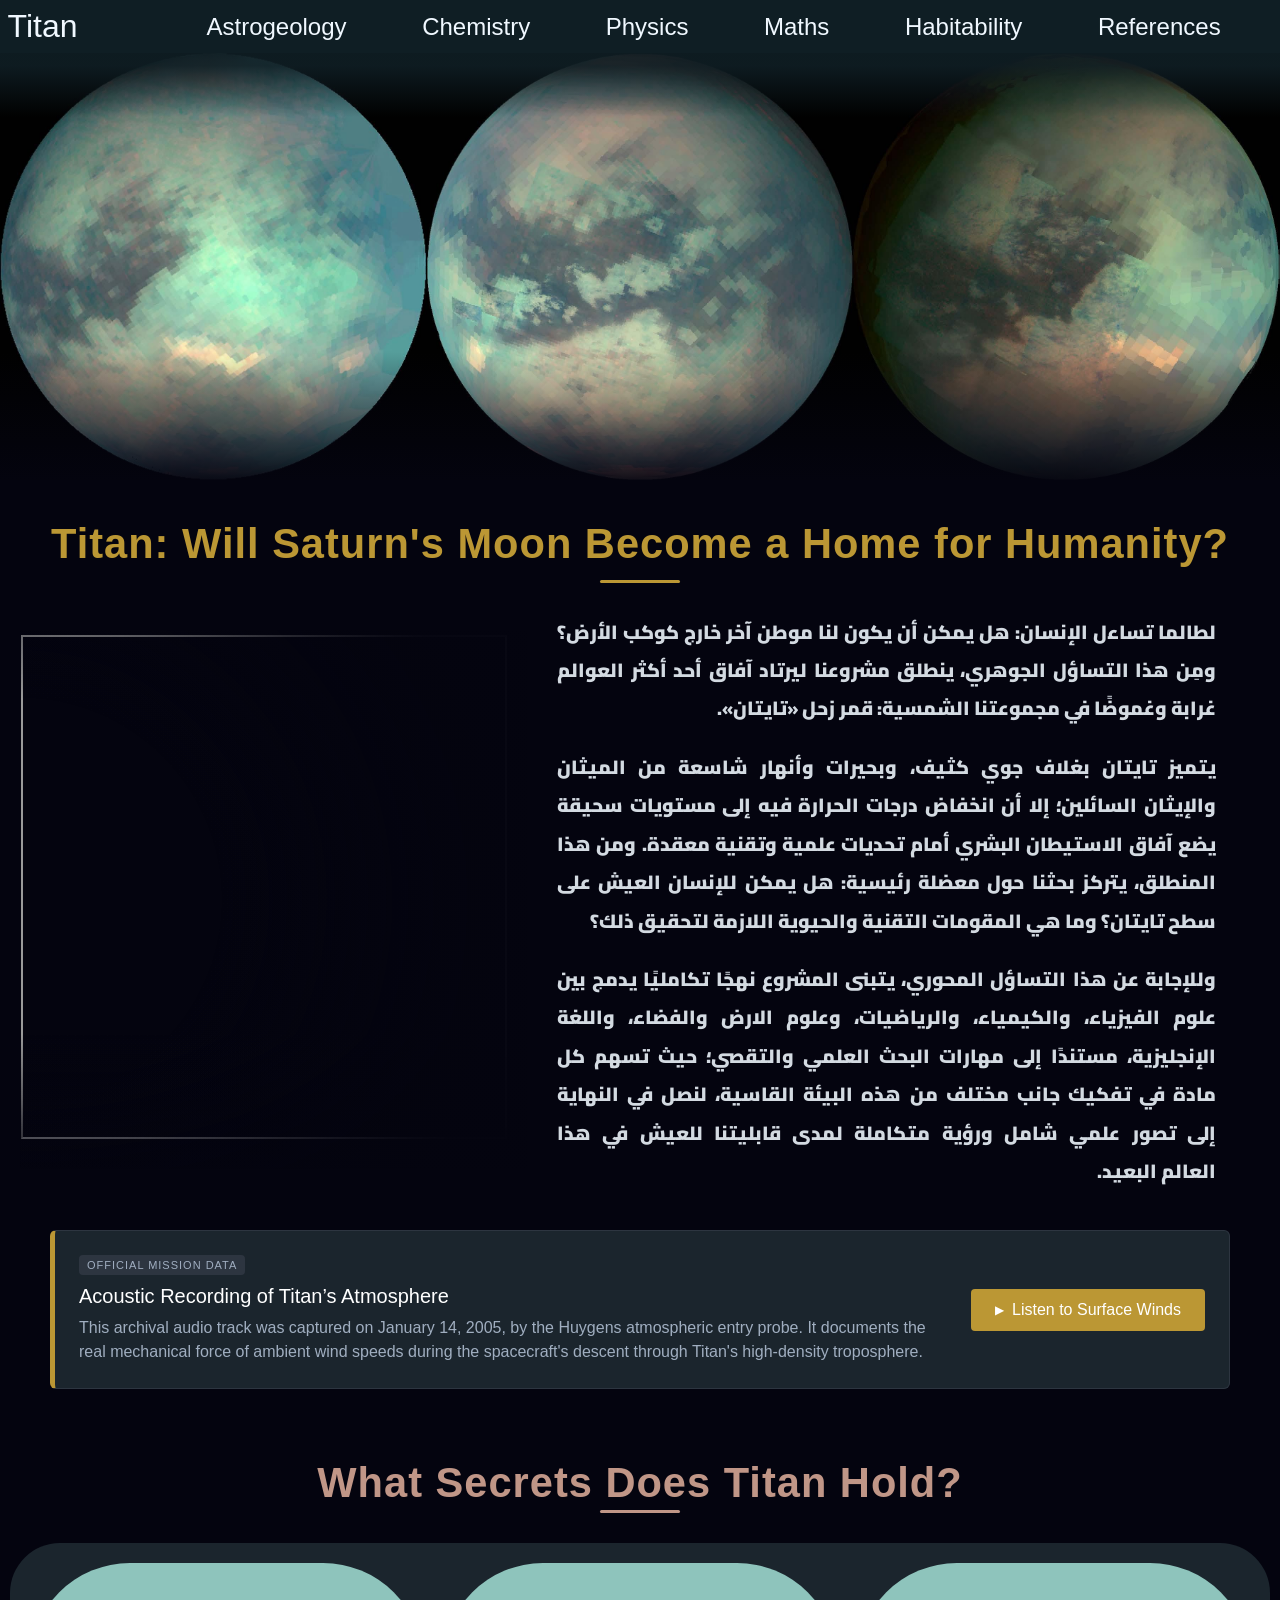
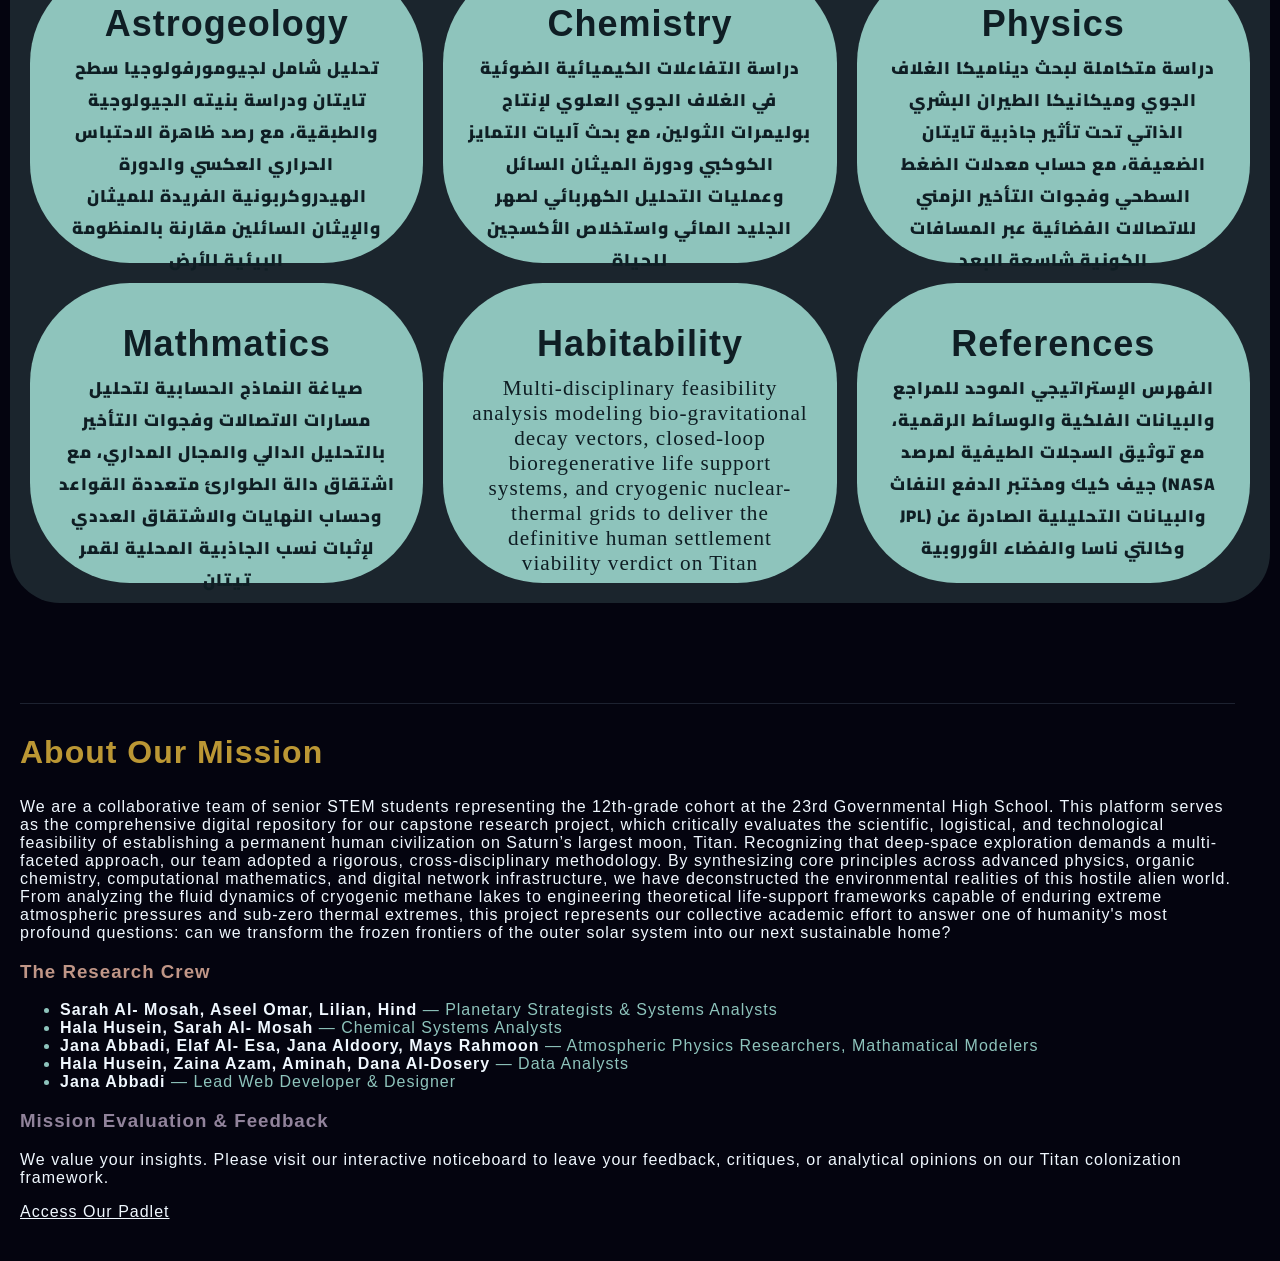
<file: index.html>
<!DOCTYPE html>
<html lang="en">
<head>
    <meta charset="UTF-8">
    <meta name="viewport" content="width=device-width, initial-scale=1.0">
    <title>Titan</title>
    <meta name="description" content="An integrated 12th-grade highschool STEM project exploring the scientific and technological possibilities of human colonization on Saturns moon, Titan.">
    <meta name="description" content="Explore the Titan Project. Discover the science, atmosphere, and extreme conditions of Saturns largest moon, and find out if human colonization is truly possible.">
    <meta name="keywords" content="Titan project, Could we live on titan, could humans live on titan, is Titan habitabile, Saturn moon colonization, 12th grade STEM, physics of Titan, chemistry of Titan">
    <meta name="author" content="12th grade group, 23rd Governmental Highschool" >
    <meta name="robots" content="noindex, follow">
    <link rel="preconnect" href="https://fonts.googleapis.com">
    <link rel="preconnect" href="https://fonts.gstatic.com" crossorigin>
    <link href="https://fonts.googleapis.com/css2?family=Cairo:wght@200..1000&display=swap" rel="stylesheet">
    <link rel="stylesheet" type="text/css" href="style.css">
</head>

</head>
<body>

<nav class="menu">
  <div class="logo">
    <a href="index.html" style="text-decoration: none; color: aliceblue; margin-left: 2mm; margin-right: 5cm; font-size: 2rem;">Titan</a>
  </div>
  
  <div class="rmenu">
    <a href="soens.html">Astrogeology</a>
    <a href="chem.html">Chemistry</a>
    <a href="phys.html">Physics</a>
    <a href="maths.html">Maths</a>    
    <a href="resolve.html">Habitability</a>
    <a href="ictnrd.html">References</a>
    <a href="#about">About</a>
  </div>
</nav>

<div class="titan-container">
  <div class="fade-overlay"></div>
  <img class="titanintro" src="titanintro.jpg" alt="Titan Top Banner">
</div>

<section class="wide-modern-intro" lang="[ar]">
  <h1 class="intro-title">?Titan: Will Saturn's Moon Become a Home for Humanity</h1>
  
  <div class="intro-split-layout">
    
    <div class="intro-body">
      <p>لطالما تساءل الإنسان: هل يمكن أن يكون لنا موطن آخر خارج كوكب الأرض؟ ومِن هذا التساؤل الجوهري، ينطلق مشروعنا ليرتاد آفاق أحد أكثر العوالم غرابة وغموضًا في مجموعتنا الشمسية: قمر زحل «تايتان».</p>
      <p>يتميز تايتان بغلاف جوي كثيف، وبحيرات وأنهار شاسعة من الميثان والإيثان السائلين؛ إلا أن انخفاض درجات الحرارة فيه إلى مستويات سحيقة يضع آفاق الاستيطان البشري أمام تحديات علمية وتقنية معقدة. ومن هذا المنطلق، يتركز بحثنا حول معضلة رئيسية: هل يمكن للإنسان العيش على سطح تايتان؟ وما هي المقومات التقنية والحيوية اللازمة لتحقيق ذلك؟</p>
      <p>وللإجابة عن هذا التساؤل المحوري، يتبنى المشروع نهجًا تكامليًا يدمج بين علوم الفيزياء، والكيمياء، والرياضيات، وعلوم الارض والفضاء، واللغة الإنجليزية، مستندًا إلى مهارات البحث العلمي والتقصي؛ حيث تسهم كل مادة في تفكيك جانب مختلف من هذه البيئة القاسية، لنصل في النهاية إلى تصور علمي شامل ورؤية متكاملة لمدى قابليتنا للعيش في هذا العالم البعيد.</p>
    </div>

    <div class="intro-image-container">
  <div class="photo-fade-matrix"></div>
  
   <div class="intro-image-container">
      <div class="photo-fade-matrix"></div>
      <iframe class="nasatitan" src="https://eyes.nasa.gov/apps/solar-system/#/titan?interactPrompt=true&detailPanel=false&surfaceMapTiling=true&hd=true" allowfullscreen></iframe>
    </div>

  </div>
</section>

<div class="audio-resource-card" style="position: relative; top: -20px;">
  <div class="audio-card-meta">
    <span class="audio-badge">Official Mission Data</span>
    <h3>Acoustic Recording of Titan’s Atmosphere</h3>
    <p>This archival audio track was captured on January 14, 2005, by the Huygens atmospheric entry probe. It documents the real mechanical force of ambient wind speeds during the spacecraft's descent through Titan's high-density troposphere.</p>
  </div>
  
  <div class="audio-card-controls">
    <button id="audio-toggle" class="audio-btn-primary">
      <span id="speaker-icon" class="audio-icon">▶</span> 
      <span id="toggle-text">Listen to Surface Winds</span>
    </button>
  </div>
</div>

<audio id="titan-bg-audio" loop>
  <source src="huygens_alien_winds_descent.mp3" type="audio/mpeg">
</audio>


<section class="ftrscontrs">
  <h1>What Secrets Does Titan Hold?</h1>

  <div class="sbjc">

    <div class="science">
      <a href="soens.html">
      <h2>Astrogeology</h2>
      <p>تحليل شامل لجيومورفولوجيا سطح تايتان ودراسة بنيته الجيولوجية والطبقية، مع رصد ظاهرة الاحتباس الحراري العكسي والدورة الهيدروكربونية الفريدة للميثان والإيثان السائلين مقارنة بالمنظومة البيئية للأرض</p>
      </a>
    </div>

    <div class="chem">
      <a href="chem.html">
      <h2>Chemistry</h2>
      <p>دراسة التفاعلات الكيميائية الضوئية في الغلاف الجوي العلوي لإنتاج بوليمرات الثولين، مع بحث آليات التمايز الكوكبي ودورة الميثان السائل وعمليات التحليل الكهربائي لصهر الجليد المائي واستخلاص الأكسجين للحياة</p>
      </a>
    </div>

    <div class="phys" lang="[ar]">
      <a href="phys.html">
      <h2>Physics</h2>
      <p>دراسة متكاملة لبحث ديناميكا الغلاف الجوي وميكانيكا الطيران البشري الذاتي تحت تأثير جاذبية تايتان الضعيفة، مع حساب معدلات الضغط السطحي وفجوات التأخير الزمني للاتصالات الفضائية عبر المسافات الكونية شاسعة البعد</p>
      </a>
    </div>

    <div>
      <a href="maths.html">
      <h2>Mathmatics</h2>
      <p>صياغة النماذج الحسابية لتحليل مسارات الاتصالات وفجوات التأخير بالتحليل الدالي والمجال المداري، مع اشتقاق دالة الطوارئ متعددة القواعد وحساب النهايات والاشتقاق العددي لإثبات نسب الجاذبية المحلية لقمر تيتان</p>
      </a>
    </div>


    <div class="resolve">
      <a href="resolve.html">
      <h2>Habitability</h2>
      <p style="font-family: Impact !important; font-weight: 100; font-size: 21.23px;">Multi-disciplinary feasibility analysis modeling bio-gravitational decay vectors, closed-loop bioregenerative life support systems, and cryogenic nuclear-thermal grids to deliver the definitive human settlement viability verdict on Titan
</p>
      </a>
    </div>

    <div class="ICTNR">
      <a href="ictnrd.html">
      <h2>References</h2>
      <p>الفهرس الإستراتيجي الموحد للمراجع والبيانات الفلكية والوسائط الرقمية، مع توثيق السجلات الطيفية لمرصد جيف كيك ومختبر الدفع النفاث (NASA JPL) والبيانات التحليلية الصادرة عن وكالتي ناسا والفضاء الأوروبية</p>
      </a>
    </div>

    </div>


</section>

<style>

  .audio-resource-card {
  background: #8ec4bc2c;
  border-left: 5px solid #bb9734;
  border-top: 1px solid #2d3540;
  border-right: 1px solid #2d3540;
  border-bottom: 1px solid #2d3540;
  border-radius: 6px;
  padding: 24px;
  margin: 10px;
  margin-left: 50px;
  margin-right: 50px;
  margin-bottom: 50px;
  display: flex;
  justify-content: space-between;
  align-items: center;
  gap: 20px;
}

.audio-card-meta {
  flex: 1;
}

.audio-badge {
  display: inline-block;
  background: #2d3540;
  color: #a0aec0;
  font-size: 11px;
  text-transform: uppercase;
  letter-spacing: 1px;
  padding: 4px 8px;
  border-radius: 4px;
  margin-bottom: 10px;
  font-weight: 500;
}

.audio-resource-card h3 {
  margin: 0 0 8px 0;
  color: #ffffff;
  font-size: 20px;
  font-weight: 400;
}

.audio-resource-card p {
  margin: 0;
  color: #a0aec0;
  font-size: 16px;
  line-height: 1.5;
}

.audio-btn-primary {
  background: #bb9734;
  color: #ffffff;
  border: none;
  padding: 12px 24px;
  border-radius: 4px;
  font-size: 16px;
  font-weight: 530;
  cursor: pointer;
  display: flex;
  align-items: center;
  gap: 8px;
  white-space: nowrap;
  transition: background 0.2s ease;
}

.audio-btn-primary:hover {
  background: #bb9734;
}

.audio-icon {
  font-size: 12px;
}

@media (max-width: 600px) {
  .audio-resource-card {
    flex-direction: column;
    align-items: flex-start;
  }
  .audio-btn-primary {
    width: 100%;
    justify-content: center;
  }
}

</style>

<script>
const bgAudio = document.getElementById('titan-bg-audio');
const toggleBtn = document.getElementById('audio-toggle');
const toggleText = document.getElementById('toggle-text');
const speakerIcon = document.getElementById('speaker-icon');

toggleBtn.addEventListener('click', () => {
  if (bgAudio.paused) {
    bgAudio.play().then(() => {
      toggleText.innerText = 'Pause Audio Track';
      speakerIcon.innerText = '⏸';
      toggleBtn.style.background = '#bb9734'; 
    }).catch(error => {
      console.error("Playback blocked by system permissions:", error);
    });
  } else {
    bgAudio.pause();
    toggleText.innerText = 'Listen to Surface Winds';
    speakerIcon.innerText = '▶';
    toggleBtn.style.background = '#bb9734'; 
  }
});
</script>

</body>

<footer id="about">

  <section class="about-section">
  <div class="about-content">
        <div style="border-top: 1px solid #abd2ec26; margin: 30px 0;"></div>
    <h2>About Our Mission</h2>
    <p class="about-desc">
      We are a collaborative team of senior STEM students representing the 12th-grade 
      cohort at the 23rd Governmental High School. This platform serves as the comprehensive 
      digital repository for our capstone research project, which critically evaluates the scientific,
      logistical, and technological feasibility of establishing a permanent human civilization on
      Saturn’s largest moon, Titan. Recognizing that deep-space exploration demands a multi-faceted 
      approach, our team adopted a rigorous, cross-disciplinary methodology. By synthesizing core principles
      across advanced physics, organic chemistry, computational mathematics, and digital network infrastructure, 
      we have deconstructed the environmental realities of this hostile alien world. From analyzing the fluid dynamics 
      of cryogenic methane lakes to engineering theoretical life-support frameworks capable of enduring extreme 
      atmospheric pressures and sub-zero thermal extremes, this project represents our collective academic effort 
      to answer one of humanity's most profound questions: can we transform the frozen frontiers of the outer 
      solar system into our next sustainable home?
    </p>
    
    <div class="team-container">
      <h3 style="color: #c09687;">The Research Crew</h3>
      <ul class="team-list">
        <li style="color: #8ec4bc;"><strong style="color:aliceblue; font-weight: 550;">Sarah Al- Mosah, Aseel Omar, Lilian, Hind</strong> — Planetary Strategists & Systems Analysts </li>
        <li style="color: #8ec4bc;"><strong style="color:aliceblue;font-weight: 550;">Hala Husein, Sarah Al- Mosah</strong> — Chemical Systems Analysts</li>
        <li style="color: #8ec4bc;"><strong style="color:aliceblue;font-weight: 550;">Jana Abbadi, Elaf Al- Esa, Jana Aldoory, Mays Rahmoon</strong> — Atmospheric Physics Researchers, Mathamatical Modelers</li>
        <li style="color: #8ec4bc;"><strong style="color:aliceblue;font-weight: 550;">Hala Husein, Zaina Azam, Aminah, Dana Al-Dosery</strong> — Data Analysts</li>
        <li style="color: #8ec4bc;"><strong style="color:aliceblue;font-weight: 550;">Jana Abbadi</strong> — Lead Web Developer & Designer</li>
      </ul>
    </div>

    <div class="feedback-container">
       <h3 style="color: #91839b;">Mission Evaluation & Feedback</h3>
      <p>We value your insights. Please visit our interactive noticeboard to leave your feedback, critiques, or analytical opinions on our Titan colonization framework.</p>
      <a href="https://padlet.com/sarahmoussa1562002/padlet-s023qbl52hkr0v5h3w81" target="_blank" style="text-decoration: underline;">Access Our Padlet</a>
     </div>


  </div>
</section>

</footer>

</html>
</file>
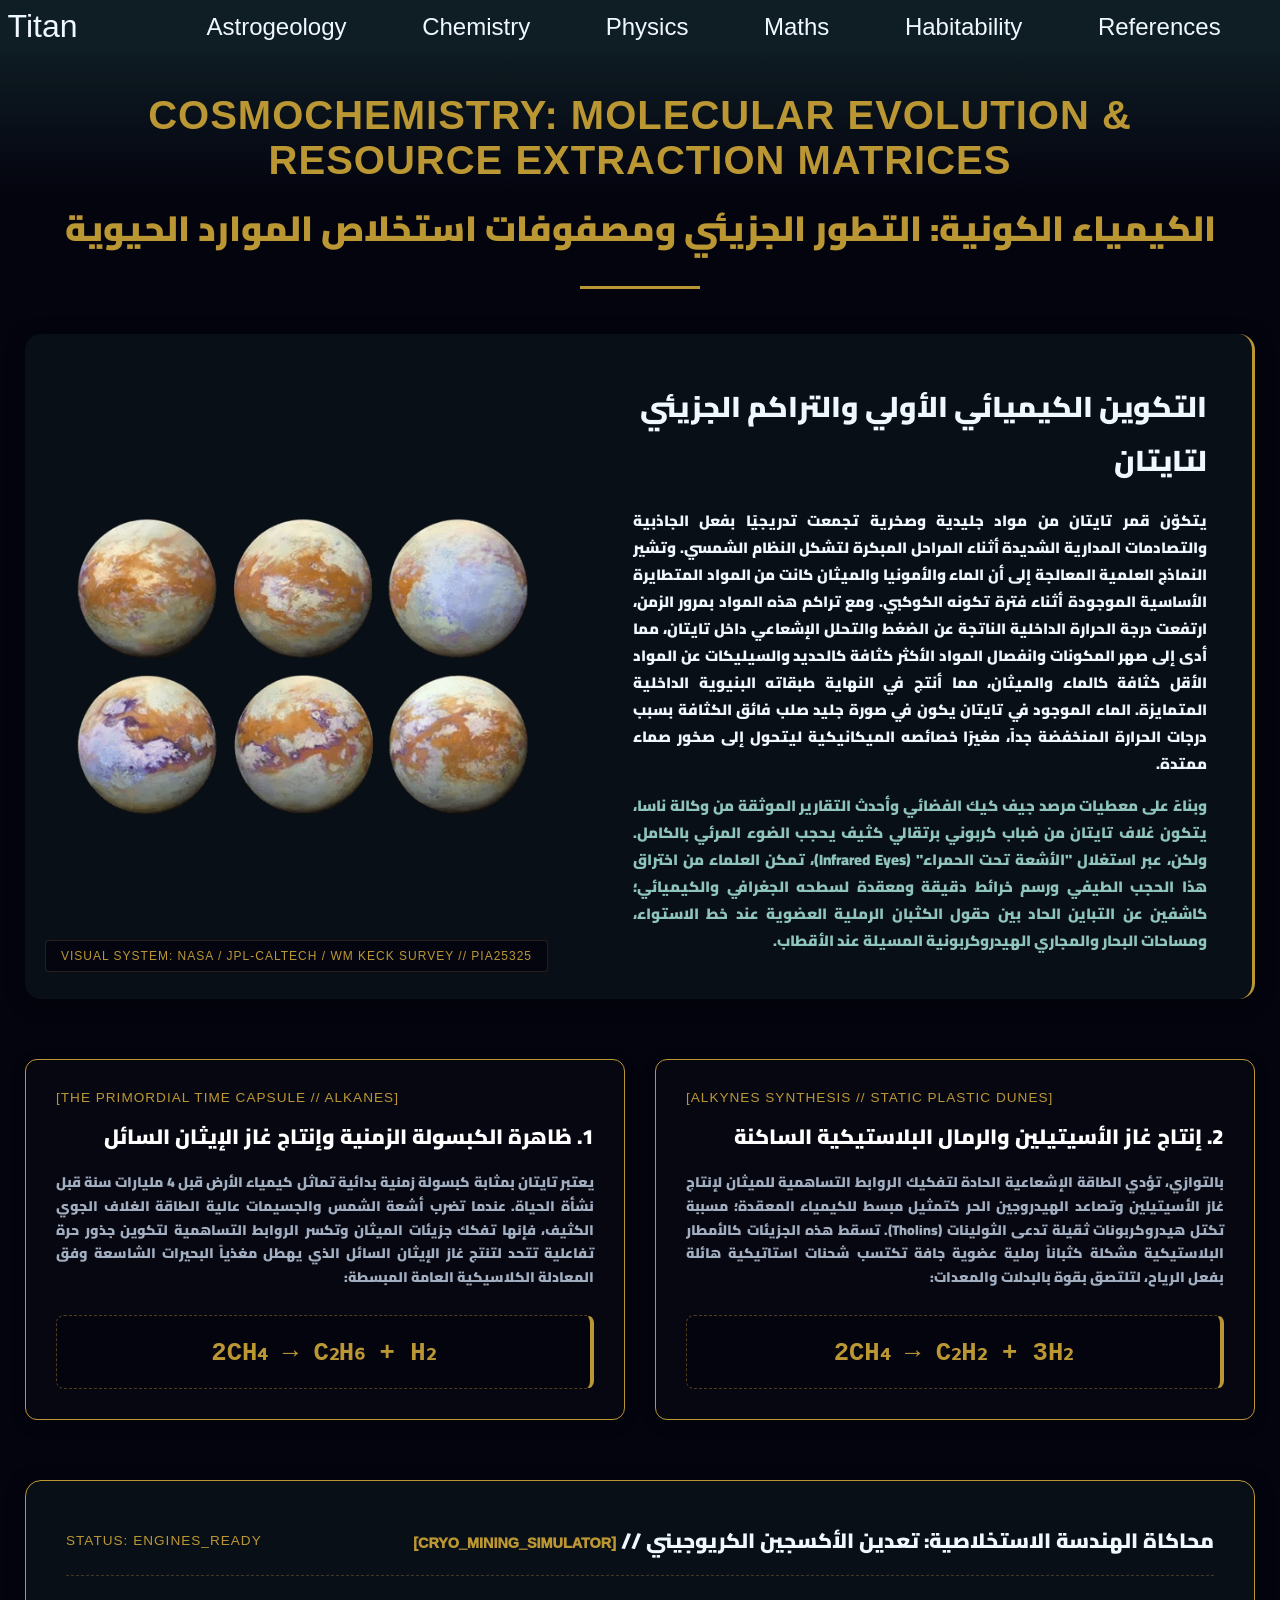
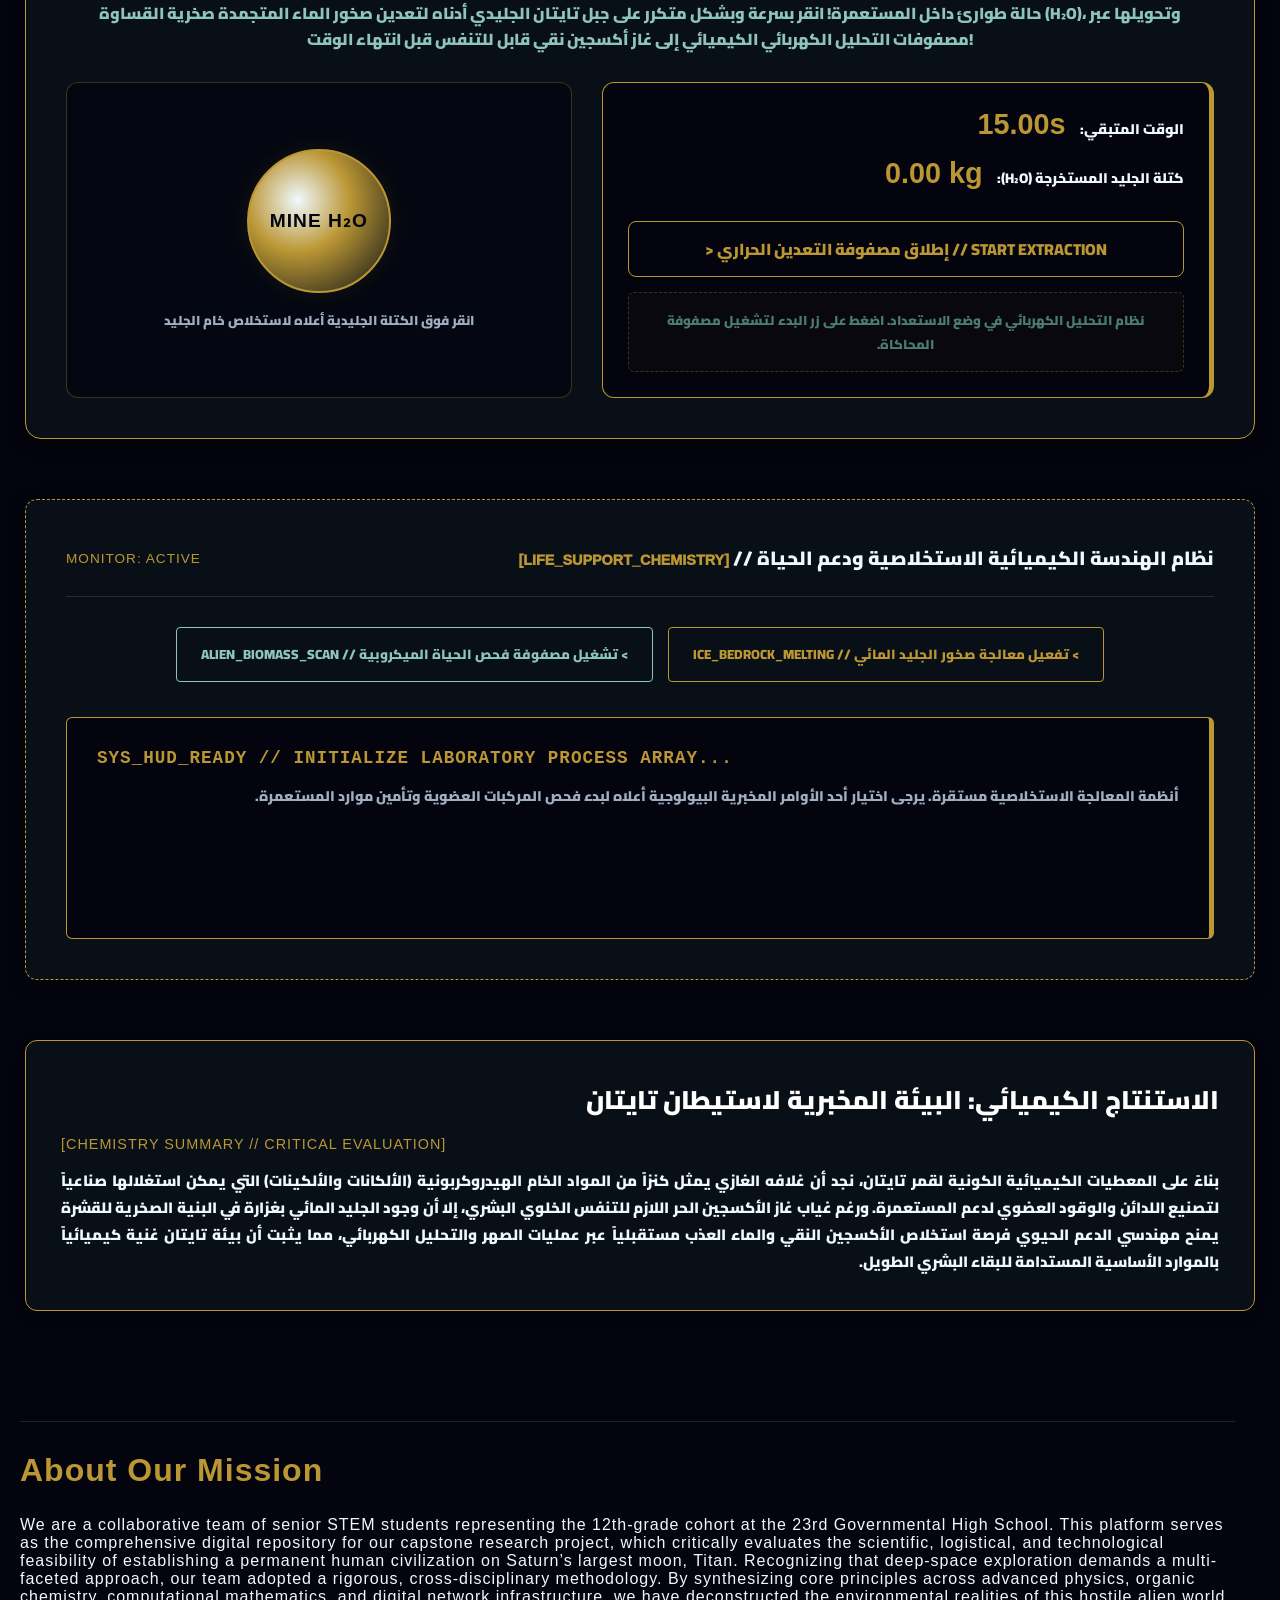
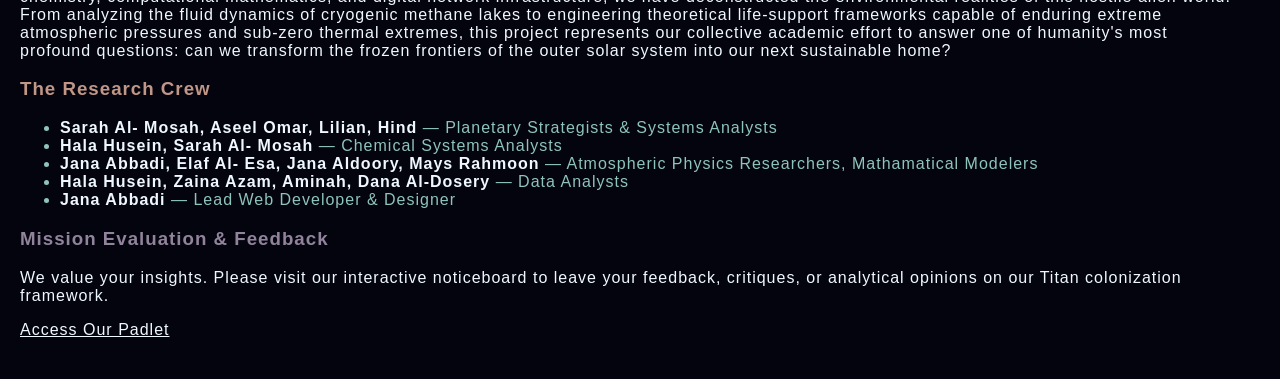
<file: chem.html>
<!DOCTYPE html>
<html lang="en">
<head>
    <meta charset="UTF-8">
    <meta name="viewport" content="width=device-width, initial-scale=1.0">
    <link rel="preconnect" href="https://fonts.googleapis.com">
    <link rel="preconnect" href="https://fonts.gstatic.com" crossorigin>
    <link href="https://fonts.googleapis.com/css2?family=Cairo:wght@200..1000&display=swap" rel="stylesheet">
    <link rel="stylesheet" type="text/css" href="style.css">
    <title>Titan</title>
</head>
<body>

<nav class="menu">
  <div class="logo">
    <a href="index.html" style="text-decoration: none; color: aliceblue; margin-left: 2mm; margin-right: 5cm; font-size: 2rem;">Titan</a>
  </div>
  
  <div class="rmenu">
   <a href="soens.html">Astrogeology</a>
    <a href="chem.html">Chemistry</a>
    <a href="phys.html">Physics</a>
    <a href="maths.html">Maths</a>    
    <a href="resolve.html">Habitability</a>
    <a href="ictnrd.html">References</a>
    <a href="#about">About</a>
  </div>
</nav>
<div class="fade-overlays"></div>

<div style="width: 100%; max-width: 1350px; margin: 40px auto 60px auto; padding: 0 25px; box-sizing: border-box; z-index: 100 !important; position: relative ;">
    
    <div style="text-align: center; margin-bottom: 45px; z-index: 100;">
        <h1 style=" z-index: 100 !important; direction: ltr; text-align: center; font-family: 'Impact', sans-serif !important; font-size: 2.5rem !important; color: #bb9734; margin: 10px 0 12px 0 !important; letter-spacing: 1px; text-transform: uppercase;">
            Cosmochemistry: Molecular Evolution & Resource Extraction Matrices
        </h1>
        <h1 style="font-family: 'Cairo', sans-serif !important; font-weight: 1000; font-size: 2.2rem !important; color: #bb9734; text-align: center; margin: 0 0 25px 0;">
            الكيمياء الكونية: التطور الجزيئي ومصفوفات استخلاص الموارد الحيوية
        </h1>
        <div style="width: 120px; height: 3px; background-color: #bb9734; margin: 0 auto;"></div>
    </div>

    <div style="background: #090f16; border-right: 3px solid #bb9734; border-radius: 16px; overflow: hidden; display: flex; flex-direction: row; min-height: 650px; flex-wrap: wrap; box-shadow: 0 4px 20px rgba(0, 0, 0, 0.4); align-items: center; justify-content: center;">
        
        <div style="flex: 1.3; min-width: 350px; height: 650px; position: relative; box-sizing: border-box; display: flex; align-items: center; justify-content: center; background: #04071100; padding: 15px;">
            <img src="pia21923-nasa-removebg-preview.png" alt="Titan NASA Preview" style="width: 100%; height: 100%; object-fit: contain !important; max-height: 600px;" />
            <div style="position: absolute; bottom: 20px; left: 20px; background: rgba(4, 4, 15, 0.85); padding: 8px 15px; border-radius: 4px; border: 1px solid rgba(187,151,52,0.2); font-family: 'Courier New', monospace; color: #bb9734; font-size: 0.75rem; letter-spacing: 1px; direction: ltr; text-align: left; z-index: 101;">
                VISUAL SYSTEM: NASA / JPL-CALTECH / WM KECK SURVEY // PIA25325
            </div>
        </div>

        <div style="flex: 1.4; min-width: 350px; padding: 45px; display: flex; flex-direction: column; justify-content: center; box-sizing: border-box; direction: rtl; text-align: right;">
            
            <h2 style="font-family: 'Cairo', sans-serif !important; color: aliceblue; font-weight: 1000; font-size: 1.8rem !important; margin: 0 0 20px 0; text-align: right;">
                 التكوين الكيميائي الأولي والتراكم الجزيئي لتايتان
            </h2>
            
            <p style="font-family: 'Cairo', sans-serif !important; font-weight: 1000; text-align: justify; font-size: 15px; line-height: 1.8; color: aliceblue; margin: 0;">
                يتكوّن قمر تايتان من مواد جليدية وصخرية تجمعت تدريجيًا بفعل الجاذبية والتصادمات المدارية الشديدة أثناء المراحل المبكرة لتشكل النظام الشمسي. وتشير النماذج العلمية المعالجة إلى أن الماء والأمونيا والميثان كانت من المواد المتطايرة الأساسية الموجودة أثناء فترة تكونه الكوكبي. ومع تراكم هذه المواد بمرور الزمن، ارتفعت درجة الحرارة الداخلية الناتجة عن الضغط والتحلل الإشعاعي داخل تايتان، مما أدى إلى صهر المكونات وانفصال المواد الأكثر كثافة كالحديد والسيليكات عن المواد الأقل كثافة كالماء والميثان، مما أنتج في النهاية طبقاته البنيوية الداخلية المتمايزة. الماء الموجود في تايتان يكون في صورة جليد صلب فائق الكثافة بسبب درجات الحرارة المنخفضة جداً، مغيرًا خصائصه الميكانيكية ليتحول إلى صخور صماء ممتدة.
            </p>
            
            <p style="font-family: 'Cairo', sans-serif !important; font-weight: 1000; text-align: justify; font-size: 15px; line-height: 1.8; color: #8ec4bc; margin-top: 15px; margin-bottom: 0;">
                وبناءً على معطيات مرصد جيف كيك الفضائي وأحدث التقارير الموثقة من وكالة ناسا، يتكون غلاف تايتان من ضباب كربوني برتقالي كثيف يحجب الضوء المرئي بالكامل. ولكن، عبر استغلال "الأشعة تحت الحمراء" (Infrared Eyes)، تمكن العلماء من اختراق هذا الحجب الطيفي ورسم خرائط دقيقة ومعقدة لسطحه الجغرافي والكيميائي؛ كاشفين عن التباين الحاد بين حقول الكثبان الرملية العضوية عند خط الاستواء، ومساحات البحار والمجاري الهيدروكربونية المسيلة عند الأقطاب.
            </p>
        </div>

    </div>
</div>

</div>

<div style="width: 100%; max-width: 1350px; margin: 0 auto 60px auto; padding: 0 25px; box-sizing: border-box;">
    <div style="display: flex; flex-direction: row; flex-wrap: wrap; gap: 30px; justify-content: center;">
        
        <div style="flex: 1; min-width: 320px; background: rgba(255, 255, 255, 0.01); border: 1px solid #bb9734; border-radius: 12px; padding: 30px; box-shadow: 0 4px 15px rgba(0, 0, 0, 0.2); box-sizing: border-box;">
            <span style="color: #bb9734; font-family: 'Impact', sans-serif !important; font-size: 0.85rem; letter-spacing: 1px; display: block; margin-bottom: 12px;">
                [THE PRIMORDIAL TIME CAPSULE // ALKANES]
            </span>
            
            <h3 style="font-family: 'Cairo', sans-serif !important; color: #ffffff; font-weight: 1000; font-size: 1.3rem !important; margin: 0 0 15px 0; text-align: right; direction: rtl;">
                1. ظاهرة الكبسولة الزمنية وإنتاج غاز الإيثان السائل
            </h3>
            
            <p style="font-family: 'Cairo', sans-serif !important; font-weight: 1000; direction: rtl; text-align: justify; font-size: 14px; line-height: 1.7; color: #a0aec0; margin-bottom: 25px;">
                يعتبر تايتان بمثابة كبسولة زمنية بدائية تماثل كيمياء الأرض قبل 4 مليارات سنة قبل نشأة الحياة. عندما تضرب أشعة الشمس والجسيمات عالية الطاقة الغلاف الجوي الكثيف، فإنها تفكك جزيئات الميثان وتكسر الروابط التساهمية لتكوين جذور حرة تفاعلية تتحد لتنتج غاز الإيثان السائل الذي يهطل مغذياً البحيرات الشاسعة وفق المعادلة الكلاسيكية العامة المبسطة:
            </p>
            
     
            <div style="position: relative; background: #04040f; border: 1px dashed rgba(187, 151, 52, 0.4); padding: 20px; border-radius: 8px; border-right: 4px solid #bb9734; overflow: hidden; display: flex; justify-content: center; align-items: center;">
                <p style="position: relative; z-index: 2; font-family: 'Courier New', monospace !important; font-size: 1.6rem; font-weight: bold; color: #bb9734; margin: 0; direction: ltr;">
                    2CH₄ → C₂H₆ + H₂
                </p>
            </div>
        </div>

        <div style="flex: 1; min-width: 320px; background: rgba(255, 255, 255, 0.01); border: 1px solid #bb9734; border-radius: 12px; padding: 30px; box-shadow: 0 4px 15px rgba(0, 0, 0, 0.2); box-sizing: border-box;">
            <span style="color: #bb9734; font-family: 'Impact', sans-serif !important; font-size: 0.85rem; letter-spacing: 1px; display: block; margin-bottom: 12px;">
                [ALKYNES SYNTHESIS // STATIC PLASTIC DUNES]
            </span>
            
            <h3 style="font-family: 'Cairo', sans-serif !important; color: #ffffff; font-weight: 1000; font-size: 1.3rem !important; margin: 0 0 15px 0; text-align: right; direction: rtl;">
                2. إنتاج غاز الأسيتيلين والرمال البلاستيكية الساكنة
            </h3>
            
            <p style="font-family: 'Cairo', sans-serif !important; font-weight: 1000; direction: rtl; text-align: justify; font-size: 14px; line-height: 1.7; color: #a0aec0; margin-bottom: 25px;">
                بالتوازي، تؤدي الطاقة الإشعاعية الحادة لتفكيك الروابط التساهمية للميثان لإنتاج غاز الأسيتيلين وتصاعد الهيدروجين الحر كتمثيل مبسط للكيمياء المعقدة؛ مسببة تكتل هيدروكربونات ثقيلة تدعى الثولينات (Tholins). تسقط هذه الجزيئات كالأمطار البلاستيكية مشكلة كثباناً رملية عضوية جافة تكتسب شحنات استاتيكية هائلة بفعل الرياح، لتلتصق بقوة بالبدلات والمعدات:
            </p>
            
            <div style="position: relative; background: #04040f; border: 1px dashed rgba(187, 151, 52, 0.4); padding: 20px; border-radius: 8px; border-right: 4px solid #bb9734; overflow: hidden; display: flex; justify-content: center; align-items: center;">
                <p style="position: relative; z-index: 2; font-family: 'Courier New', monospace !important; font-size: 1.6rem; font-weight: bold; color: #bb9734; margin: 0; direction: ltr;">
                    2CH₄ → C₂H₂ + 3H₂
                </p>
            </div>
        </div>

    </div>
</div>

<div style="width: 100%; max-width: 1350px; margin: 0 auto 60px auto; padding: 0 25px; box-sizing: border-box;">
    <div style="background: #090f16; border: 1px solid #bb9734; border-radius: 16px; padding: 40px; box-shadow: 0 4px 20px rgba(0, 0, 0, 0.4); box-sizing: border-box; position: relative;">
        
        <div style="display: flex; justify-content: space-between; align-items: center; border-bottom: 1px dashed rgba(187, 151, 52, 0.3); padding-bottom: 15px; margin-bottom: 25px;">
            <div style="font-family: 'Courier New', monospace; color: #bb9734; font-size: 0.85rem; letter-spacing: 1px; direction: ltr;">
                STATUS: ENGINES_READY
            </div>
          <div style="color: aliceblue; font-family: 'Cairo', sans-serif !important; font-weight: 1000; font-size: 1.3rem; direction: rtl;">
                 محاكاة الهندسة الاستخلاصية: تعدين الأكسجين الكريوجيني // <span style="font-family: 'Courier New', monospace; color: #bb9734; font-size: 0.9rem;">[CRYO_MINING_SIMULATOR]</span>
            </div>
            
        </div>

        <p style="font-family: 'Cairo', sans-serif !important; color: #8ec4bc; font-size: 16px; text-align: center; margin-bottom: 30px; font-weight: 1000; line-height: 1.6;">
            حالة طوارئ داخل المستعمرة! انقر بسرعة وبشكل متكرر على جبل تايتان الجليدي أدناه لتعدين صخور الماء المتجمدة صخرية القساوة (H₂O)، وتحويلها عبر مصفوفات التحليل الكهربائي الكيميائي إلى غاز أكسجين نقي قابل للتنفس قبل انتهاء الوقت!
        </p>

        <div style="display: flex; flex-direction: row; flex-wrap: wrap; gap: 30px; align-items: stretch;">
            
            <div style="flex: 1; min-width: 280px; background: #040711; border: 1px solid rgba(187, 151, 52, 0.3); border-radius: 12px; padding: 20px; display: flex; flex-direction: column; align-items: center; justify-content: center; position: relative; min-height: 260px;">
                <div id="titanGlacierClickTarget" onclick="triggerIceMiningStrike()" style="width: 140px; height: 140px; background: radial-gradient(circle at 35% 35%, aliceblue 0%, #bb9734 40%, #090f16 100%); border-radius: 50%; cursor: pointer; box-shadow: 0 0 25px rgba(187, 151, 52, 0.1); border: 2px solid #bb9734; display: flex; align-items: center; justify-content: center; transition: transform 0.05s ease; user-select: none;">
                    <span style="font-family: 'Impact', sans-serif !important; color: #040711; font-size: 1.2rem; font-weight: bold; letter-spacing: 1px;">MINE H₂O</span>
                </div>
                <p style="font-family: 'Cairo', sans-serif !important; font-weight: 1000; color: #a0aec0; font-size: 13px; margin-top: 15px; margin-bottom: 0; text-align: center;">
                    انقر فوق الكتلة الجليدية أعلاه لاستخلاص خام الجليد
                </p>
            </div>

            <div style="flex: 1.2; min-width: 320px; background: #04040f; border: 1px solid #bb9734; border-right: 5px solid #bb9734; border-radius: 12px; padding: 25px; display: flex; flex-direction: column; justify-content: space-between; box-sizing: border-box;">
                
                <div style="direction: rtl; text-align: right;">
                    <div style="margin-bottom: 15px;">
                        <span style="font-family: 'Cairo', sans-serif !important; font-weight: 1000; color: aliceblue; font-size: 14px;"> الوقت المتبقي:</span>
                        <span id="miningTimerCountdown" style="font-family: 'Courier New', monospace; font-weight: bold; font-size: 1.8rem; color: #bb9734; margin-right: 10px; direction: ltr; display: inline-block;">15.00s</span>
                    </div>
                    <div style="margin-bottom: 15px;">
                        <span style="font-family: 'Cairo', sans-serif !important; font-weight: 1000; color: aliceblue; font-size: 14px;"> كتلة الجليد المستخرجة (H₂O):</span>
                        <span id="harvestedIceCounterDisplay" style="font-family: 'Courier New', monospace; font-weight: bold; font-size: 1.8rem; color: #bb9734; margin-right: 10px; direction: ltr; display: inline-block;">0.00 kg</span>
                    </div>
                </div>

                <div style="text-align: center; margin: 15px 0;">
                    <button id="titanMiningControlBtn" onclick="initializeSurvivalMiningGame()" style="background: transparent; border: 1px solid #bb9734; color: #bb9734; padding: 12px 30px; font-weight: 1000; font-size: 16px; cursor: pointer; border-radius: 8px; font-family: 'Cairo', sans-serif !important; transition: all 0.2s ease; width: 100%; box-sizing: border-box;">
                        &gt; إطلاق مصفوفة التعدين الحراري // START EXTRACTION
                    </button>
                </div>

                <div id="survivalGameConsoleLogs" style="background: rgba(187, 151, 52, 0.03); border: 1px dashed rgba(187, 151, 52, 0.3); border-radius: 6px; padding: 15px; min-height: 80px; box-sizing: border-box; direction: rtl; text-align: right; display: flex; align-items: center; justify-content: center;">
                    <p style="font-family: 'Cairo', sans-serif !important; font-weight: 1000; color: #4b7b75; font-size: 13px; margin: 0; text-align: center; width: 100%;">
                        نظام التحليل الكهربائي في وضع الاستعداد. اضغط على زر البدء لتشغيل مصفوفة المحاكاة.
                    </p>
                </div>

            </div>

        </div>
    </div>
</div>

<div style="width: 100%; max-width: 1350px; margin: 0 auto 60px auto; padding: 0 25px; box-sizing: border-box;">
    <div style="background: #090f16; border: 1px dashed #bb9734; border-radius: 12px; padding: 40px; position: relative; box-shadow: 0 4px 20px rgba(0, 0, 0, 0.4);">
        
        <div style="display: flex; justify-content: space-between; align-items: center; border-bottom: 1px solid rgba(187,151,52,0.2); padding-bottom: 20px; margin-bottom: 30px;">
          <div style="font-family: 'Courier New', monospace; color: #bb9734; font-size: 0.85rem; letter-spacing: 1px; direction: ltr;">
                MONITOR: ACTIVE
            </div>
          <div style="color: aliceblue; font-family: 'Cairo', sans-serif !important; font-weight: 1000; font-size: 1.2rem; direction: rtl;">
                 نظام الهندسة الكيميائية الاستخلاصية ودعم الحياة // <span style="font-family: 'Courier New', monospace; color: #bb9734; font-size: 0.9rem; direction: ltr;">[LIFE_SUPPORT_CHEMISTRY]</span>
            </div>
            
        </div>

        <div style="display: flex; flex-wrap: wrap; justify-content: center; gap: 15px; margin-bottom: 35px; direction: rtl;">
            <button onclick="runChemHUD('electrolysis')" style="background: transparent; border: 1px solid #bb9734; color: #bb9734; padding: 14px 24px; font-weight: 1000; cursor: pointer; border-radius: 4px; font-family: 'Cairo', sans-serif !important; transition: all 0.2s ease;">
                &gt; تفعيل معالجة صخور الجليد المائي // ICE_BEDROCK_MELTING
            </button>
            <button onclick="runChemHUD('microbe')" style="background: transparent; border: 1px solid #8ec4bc; color: #8ec4bc; padding: 14px 24px; font-weight: 1000; cursor: pointer; border-radius: 4px; font-family: 'Cairo', sans-serif !important; transition: all 0.2s ease;">
                &gt; تشغيل مصفوفة فحص الحياة الميكروبية // ALIEN_BIOMASS_SCAN
            </button>
        </div>

        <div id="chemHUDViewport" style="background: #04040f; border: 1px solid #bb9734; border-right: 5px solid #bb9734; border-radius: 6px; padding: 30px; min-height: 160px; direction: rtl; text-align: justify;">
            <p style="color: #bb9734; font-size: 1.1rem; font-weight: bold; letter-spacing: 1px; direction: ltr; text-align: left; margin: 0; font-family: 'Courier New', monospace !important;">
                SYS_HUD_READY // INITIALIZE LABORATORY PROCESS ARRAY...
            </p>
            <p style="font-family: 'Cairo', sans-serif !important; margin-top: 15px; color: #a0aec0; font-size: 14px; font-weight: 1000;">
                أنظمة المعالجة الاستخلاصية مستقرة. يرجى اختيار أحد الأوامر المخبرية البيولوجية أعلاه لبدء فحص المركبات العضوية وتأمين موارد المستعمرة.
            </p>
        </div>

    </div>
</div>

<div style="width: 100%; max-width: 1350px; margin: 0 auto 60px auto; padding: 0 25px; box-sizing: border-box;">
    <div style="background: #090f16; border: 1px solid #bb9734; border-radius: 12px; padding: 35px; box-shadow: 0 4px 15px rgba(0, 0, 0, 0.3);">
        
        <h2 style="font-family: 'Cairo', sans-serif !important; color: #ffffff; margin-top: 0; margin-bottom: 12px; font-weight: 1000; font-size: 1.6rem !important; text-align: right; direction: rtl;">
             الاستنتاج الكيميائي: البيئة المخبرية لاستيطان تايتان
        </h2>
        
        <span style="color: #bb9734; font-family: 'Impact', sans-serif !important; font-size: 0.9rem; letter-spacing: 1px; display: block; margin-bottom: 15px; text-align: left; direction: ltr;">
            [CHEMISTRY SUMMARY // CRITICAL EVALUATION]
        </span>
        
        <p style="font-family: 'Cairo', sans-serif !important; font-weight: 1000; direction: rtl; text-align: justify; font-size: 15px; line-height: 1.8; color: aliceblue; margin: 0;">
            بناءً على المعطيات الكيميائية الكونية لقمر تايتان، نجد أن غلافه الغازي يمثل كنزاً من المواد الخام الهيدروكربونية (الألكانات والألكينات) التي يمكن استغلالها صناعياً لتصنيع اللدائن والوقود العضوي لدعم المستعمرة. ورغم غياب غاز الأكسجين الحر اللازم للتنفس الخلوي البشري، إلا أن وجود الجليد المائي بغزارة في البنية الصخرية للقشرة يمنح مهندسي الدعم الحيوي فرصة استخلاص الأكسجين النقي والماء العذب مستقبلياً عبر عمليات الصهر والتحليل الكهربائي، مما يثبت أن بيئة تايتان غنية كيميائياً بالموارد الأساسية المستدامة للبقاء البشري الطويل.
        </p>
        
    </div>
</div>


<script>
function runChemHUD(actionKey) {
    const screenBox = document.getElementById('chemHUDViewport');
    let stringTag = "";
    let descriptionText = "";
    let dynamicColor = "#bb9734";

    if (actionKey === 'electrolysis') {
        stringTag = "CHEMICAL_LOG // ICE_BEDROCK_ELECTROLYSIS // EXTRACTION_SUCCESS";
        descriptionText = "بما أن غلاف تايتان يفتقر تماماً للأكسجين لتنفس رواد الفضاء، يعتمد نظام الدعم الحيوي على استخلاص صخور الجليد المائي النقي (H₂O) التي تتصرف ككتل السيليكات الصماء بسبب البرودة الشديدة. تقوم محطات المعالجة بصهر هذا الجليد المائي داخل قلاع معزولة، ثم تمرير تيار كهربائي عالي عبر مصفوفات التحليل الكهربائي (Electrolysis) لتفكيك الروابط التساهمية وتوليد الأكسجين النقي (O₂) للتنفس، بالتكامل مع معادلة إنتاج وتكوين الميثان الكوني العام: [ C + 2H₂ → CH₄ ] ومعادلة الانفصال الغازي للدعم الحيوي البشري المستدام: [ 2H₂O (l) → 2H₂ (g) + O₂ (g) ].";
        dynamicColor = "#bb9734";
    } else if (actionKey === 'microbe') {
        stringTag = "BIOTIC_LOG // METHANOGENIC_MICROBE_SCAN // EVIDENCE_FOUND";
        descriptionText = "مصفوفة الفحص الحيوي والبيوكيميائي تبحث عن علامات كيميائية حيوية دالة على وجود أشكال حياة ميكروبية بدائية افتراضية تُعرف بـ (Methanogenic Life) تعيش وتتغذى داخل بحيرات ومجاري الميثان السائل الكثيف. هذه الكائنات الفضائية الدقيقة لا تتنفس الأكسجين، بل تستهلك غاز الهيدروجين والأسيتيلين السطحي لإنتاج غاز الميثان كنفايات كيميائية حيوية؛ ويمثل رصد بعثة مسبار Dragonfly لأي اختلال طيفي في نسب غازات الشواطئ الدليل القاطع الأول لفهم الكيمياء المرتبطة بالمواد العضوية وظروف نشأة الحياة الكونية الأولى.";
        dynamicColor = "#8ec4bc";
    }

    screenBox.style.borderColor = dynamicColor;
    screenBox.style.borderRightColor = dynamicColor;
    
    screenBox.innerHTML = `
        <p style="color: ${dynamicColor}; font-size: 1.1rem; font-weight: bold; letter-spacing: 1px; direction: ltr; text-align: left; margin: 0; font-family: 'Courier New', monospace !important;">
            > ${stringTag}
        </p>
        <p style="font-family: 'Cairo', sans-serif !important; margin-top: 18px; color: #ffffff; font-size: 15px; line-height: 1.8; font-weight: 1000;">
            ${descriptionText}
        </p>
    `;
}
</script>


<script>
let miningTimerClock = null;
let secondsRemainingLeft = 15;
let totalKilogramsIceMinedValue = 0;
let isMiningGameActiveFlag = false;

function initializeSurvivalMiningGame() {
    if (isMiningGameActiveFlag) return;
    
    isMiningGameActiveFlag = true;
    secondsRemainingLeft = 15;
    totalKilogramsIceMinedValue = 0;
    
    document.getElementById('harvestedIceCounterDisplay').innerText = "0.00 kg";
    document.getElementById('miningTimerCountdown').innerText = "15.00s";
    
    const primaryBtnNode = document.getElementById('titanMiningControlBtn');
    primaryBtnNode.style.opacity = "0.5";
    primaryBtnNode.style.cursor = "not-allowed";
    primaryBtnNode.innerText = " جاري الفحص واستخلاص الموارد... // RECON IN PROGRESS";

    const textTerminalLogField = document.getElementById('survivalGameConsoleLogs');
    textTerminalLogField.innerHTML = `
        <p style="font-family: 'Cairo', sans-serif !important; font-weight: 1000; color: #bb9734; font-size: 13px; margin: 0; text-align: center;">
             تحذير: انخفاض مستويات الغلاف الجوي الداخلي! ابدأ بالتعدين فوراً بالضغط على الكتلة الكروية!
        </p>
    `;

    miningTimerClock = setInterval(function() {
        secondsRemainingLeft -= 0.05;
        if (secondsRemainingLeft <= 0) {
            secondsRemainingLeft = 0;
            clearInterval(miningTimerClock);
            terminateSurvivalSimulationCycle();
        }
        document.getElementById('miningTimerCountdown').innerText = secondsRemainingLeft.toFixed(2) + "s";
    }, 50);
}

function triggerIceMiningStrike() {
    if (!isMiningGameActiveFlag || secondsRemainingLeft <= 0) return;

    totalKilogramsIceMinedValue += 1.85; 
    document.getElementById('harvestedIceCounterDisplay').innerText = totalKilogramsIceMinedValue.toFixed(2) + " kg";

    const sphereTargetElement = document.getElementById('titanGlacierClickTarget');
    sphereTargetElement.style.transform = "scale(0.92)";
    setTimeout(function() {
        sphereTargetElement.style.transform = "scale(1)";
    }, 45);
}

function terminateSurvivalSimulationCycle() {
    isMiningGameActiveFlag = false;
    
    const controlButtonElement = document.getElementById('titanMiningControlBtn');
    controlButtonElement.style.opacity = "1";
    controlButtonElement.style.cursor = "pointer";
    controlButtonElement.innerText = " إعادة تشغيل دورة المعالجة // RESET CONSOLE";

    const convertedKilosOxygenGasMass = totalKilogramsIceMinedValue * 0.8888;
    const calculatedBreathingHoursSecured = convertedKilosOxygenGasMass / 0.035;

    const consoleDisplayPanel = document.getElementById('survivalGameConsoleLogs');
    
    if (totalKilogramsIceMinedValue === 0) {
        consoleDisplayPanel.innerHTML = `
            <p style="font-family: 'Cairo', sans-serif !important; font-weight: 1000; color: #c09687; font-size: 14px; margin: 0; text-align: center;">
                 فشلت المهمة: لم يتم استخراج أي كميات جليد. تصفير مخزون الأكسجين في غضون ثوانٍ.
            </p>
        `;
    } else {
        consoleDisplayPanel.innerHTML = `
            <div style="width: 100%;">
                <p style="font-family: 'Cairo', sans-serif !important; font-weight: 1000; color: #8ec4bc; font-size: 15px; margin: 0 0 5px 0; text-align: center;">
                     اكتملت دورة التحليل الكيميائي بنجاح!
                </p>
                <p style="font-family: 'Cairo', sans-serif !important; font-weight: 1000; color: #ffffff; font-size: 13.5px; margin: 0; text-align: center; line-height: 1.6;">
                    تمكنت من تعدين <strong style="color:#bb9734; font-weight:100;">${totalKilogramsIceMinedValue.toFixed(2)} kg</strong> من الجليد الصخري، مما ولد ما يعادل <strong style="color:#bb9734;font-weight:100;">${convertedKilosOxygenGasMass.toFixed(2)} kg </strong> من غاز الأكسجين النقي عبر التفكك الإلكتروليتي المستدام. هذا المخزون يكفي لتأمين التنفس لك ولطاقمك لمدة <strong style="color:#8ec4bc; font-size:15px; direction:rtl;font-weight:100;">${calculatedBreathingHoursSecured.toFixed(1)} hour</strong> كاملة داخل غلاف المستعمرة!
                </p>
            </div>
        `;
    }
}
</script>


</body>

<footer id="about">

  <section class="about-section">
  <div class="about-content">
        <div style="border-top: 1px solid #abd2ec26; margin: 30px 0;"></div>
    <h2>About Our Mission</h2>
    <p class="about-desc">
      We are a collaborative team of senior STEM students representing the 12th-grade 
      cohort at the 23rd Governmental High School. This platform serves as the comprehensive 
      digital repository for our capstone research project, which critically evaluates the scientific,
      logistical, and technological feasibility of establishing a permanent human civilization on
      Saturn’s largest moon, Titan. Recognizing that deep-space exploration demands a multi-faceted 
      approach, our team adopted a rigorous, cross-disciplinary methodology. By synthesizing core principles
      across advanced physics, organic chemistry, computational mathematics, and digital network infrastructure, 
      we have deconstructed the environmental realities of this hostile alien world. From analyzing the fluid dynamics 
      of cryogenic methane lakes to engineering theoretical life-support frameworks capable of enduring extreme 
      atmospheric pressures and sub-zero thermal extremes, this project represents our collective academic effort 
      to answer one of humanity's most profound questions: can we transform the frozen frontiers of the outer 
      solar system into our next sustainable home?
    </p>
    
    <div class="team-container">
      <h3 style="color: #c09687;">The Research Crew</h3>
      <ul class="team-list">
        <li style="color: #8ec4bc;"><strong style="color:aliceblue; font-weight: 550;">Sarah Al- Mosah, Aseel Omar, Lilian, Hind</strong> — Planetary Strategists & Systems Analysts </li>
        <li style="color: #8ec4bc;"><strong style="color:aliceblue;font-weight: 550;">Hala Husein, Sarah Al- Mosah</strong> — Chemical Systems Analysts</li>
        <li style="color: #8ec4bc;"><strong style="color:aliceblue;font-weight: 550;">Jana Abbadi, Elaf Al- Esa, Jana Aldoory, Mays Rahmoon</strong> — Atmospheric Physics Researchers, Mathamatical Modelers</li>
        <li style="color: #8ec4bc;"><strong style="color:aliceblue;font-weight: 550;">Hala Husein, Zaina Azam, Aminah, Dana Al-Dosery</strong> — Data Analysts</li>
        <li style="color: #8ec4bc;"><strong style="color:aliceblue;font-weight: 550;">Jana Abbadi</strong> — Lead Web Developer & Designer</li>
      </ul>
    </div>

    <div class="feedback-container">
       <h3 style="color: #91839b;">Mission Evaluation & Feedback</h3>
      <p>We value your insights. Please visit our interactive noticeboard to leave your feedback, critiques, or analytical opinions on our Titan colonization framework.</p>
      <a href="https://padlet.com/sarahmoussa1562002/padlet-s023qbl52hkr0v5h3w81" target="_blank" style="text-decoration: underline;">Access Our Padlet</a>
     </div>


  </div>
</section>

</footer>

</html>
</file>
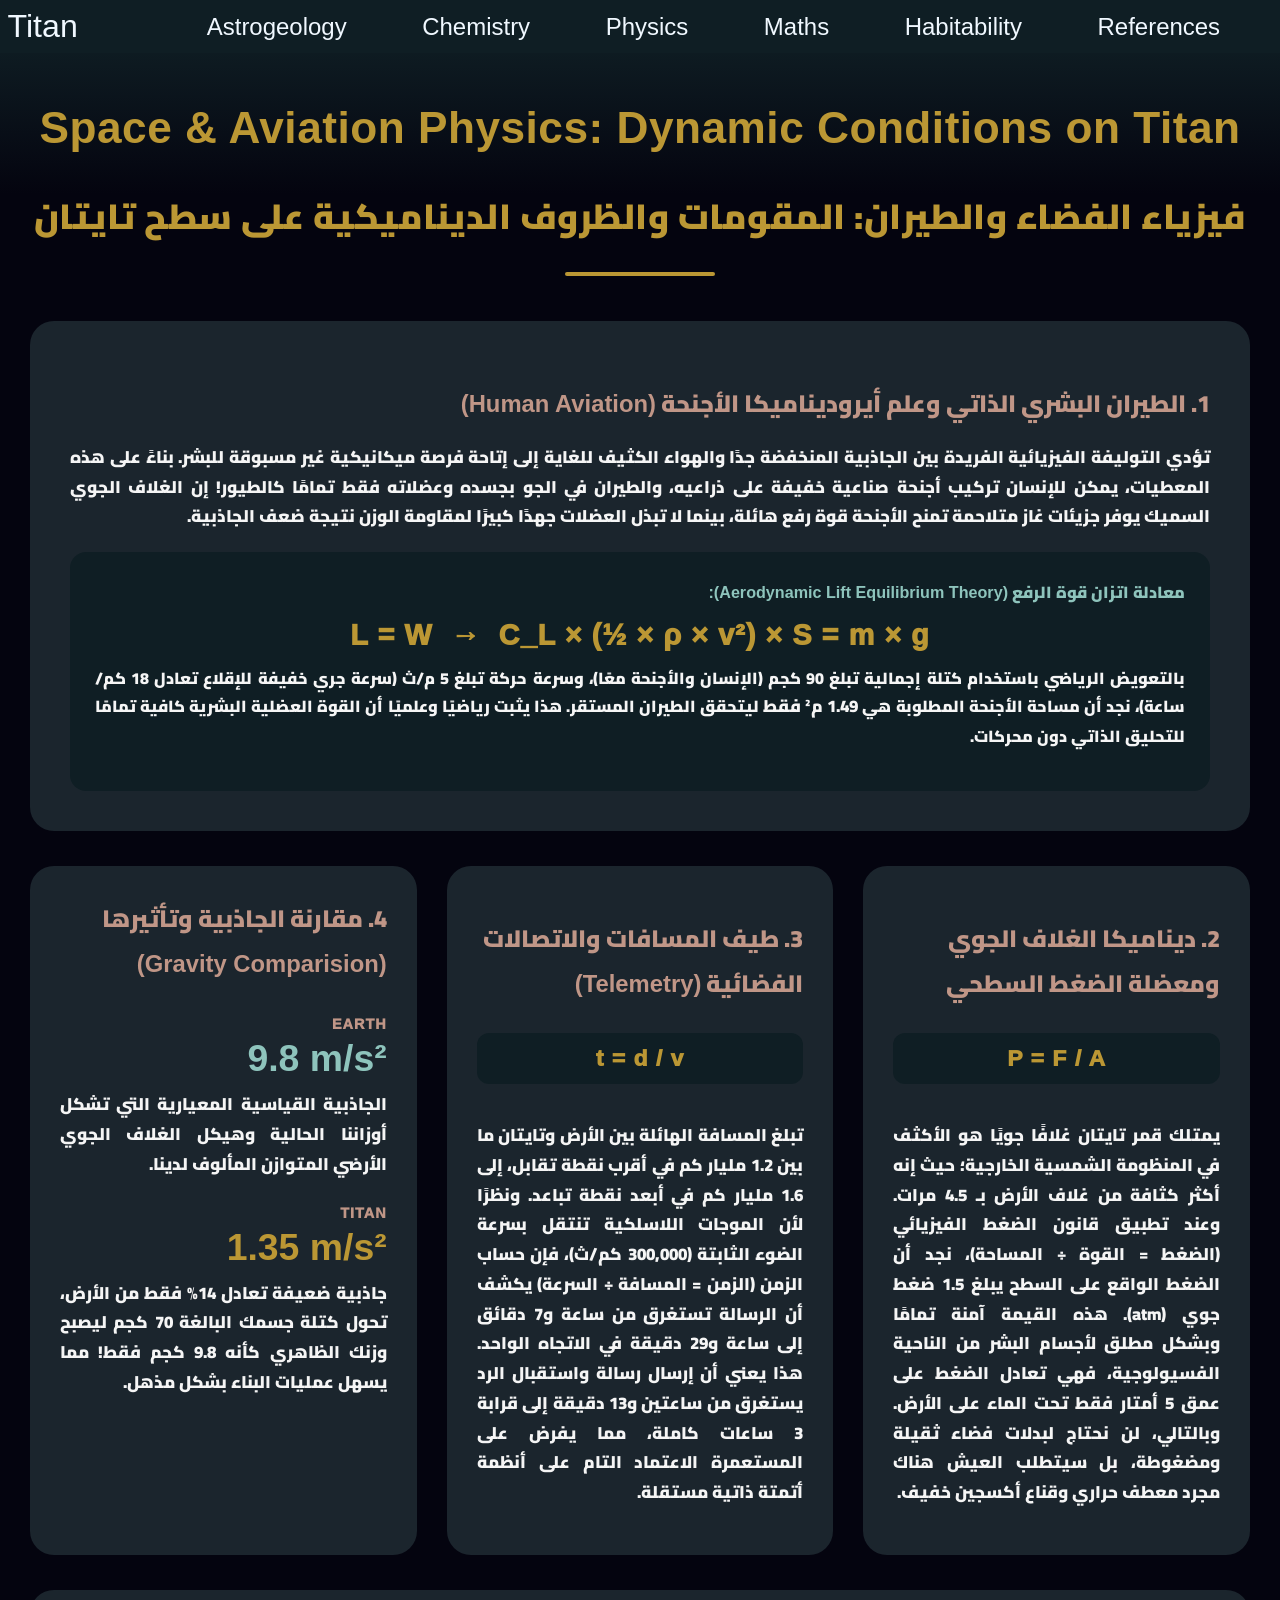
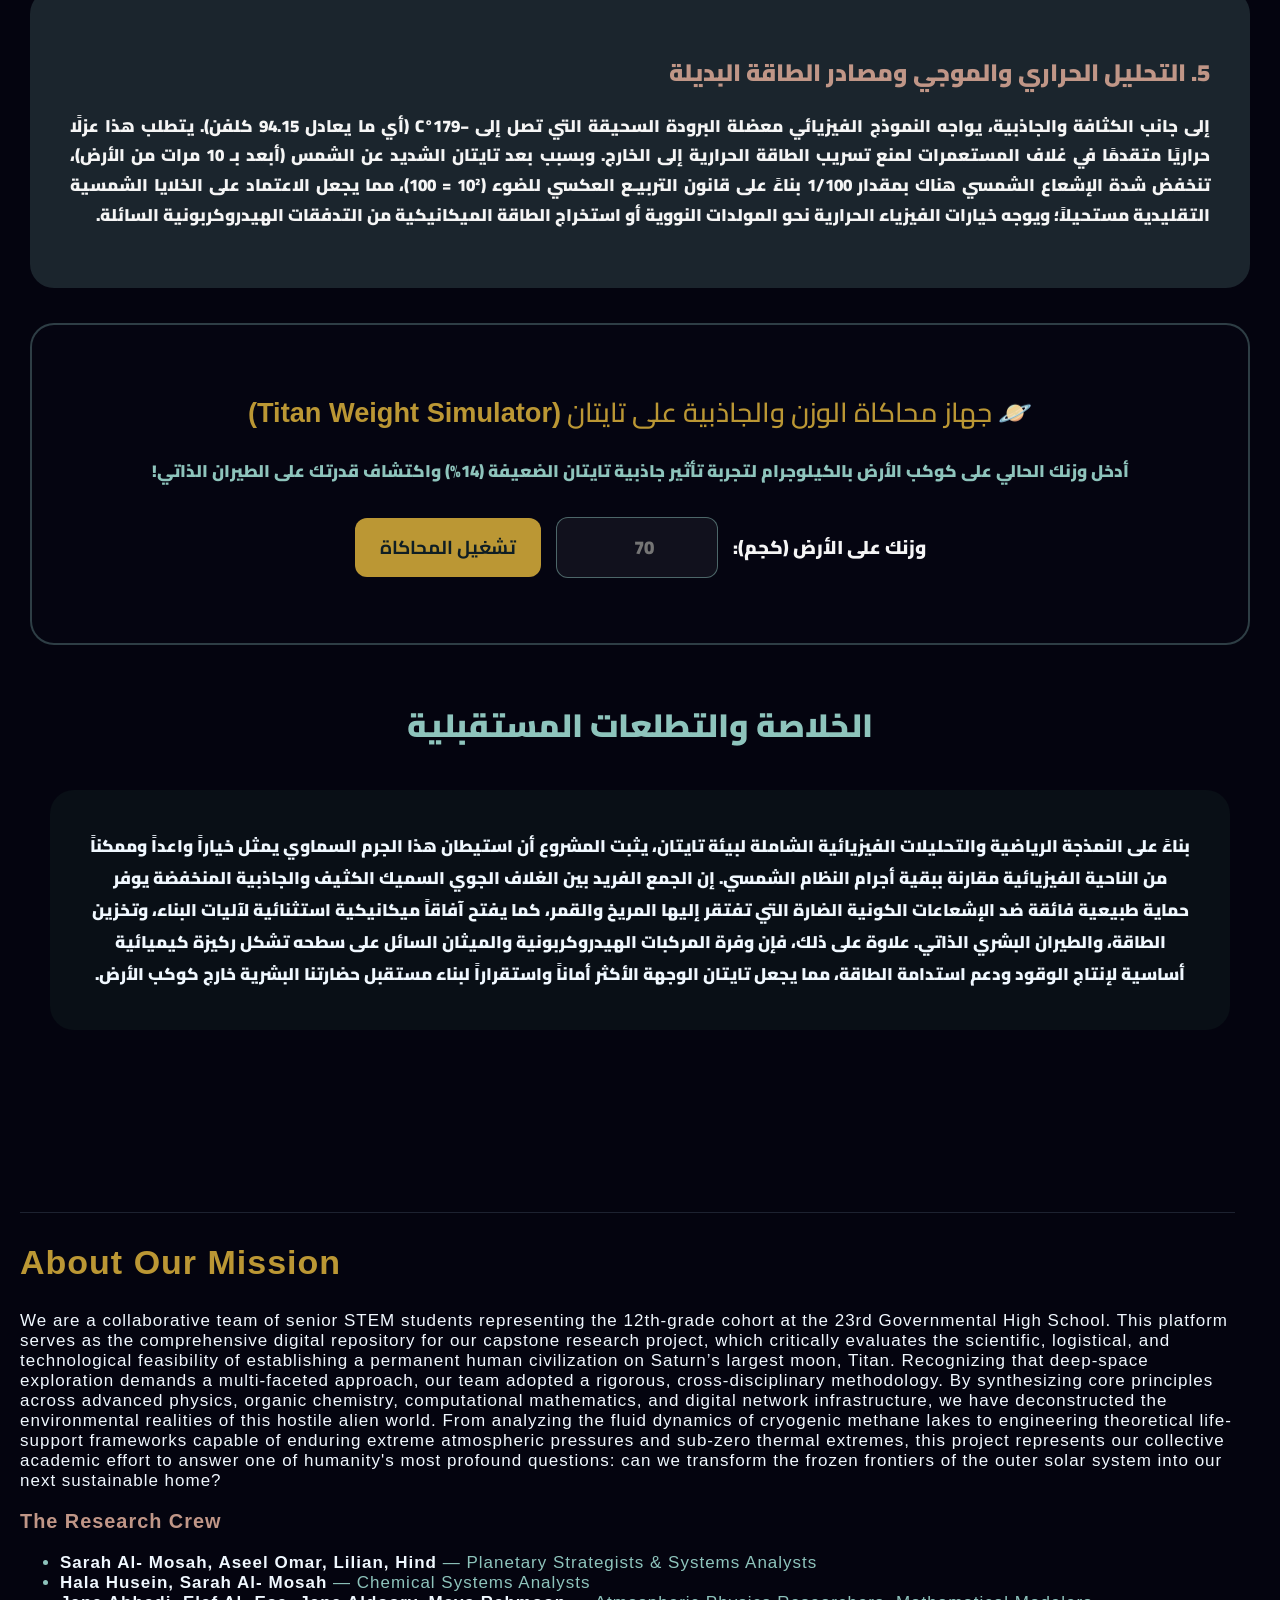
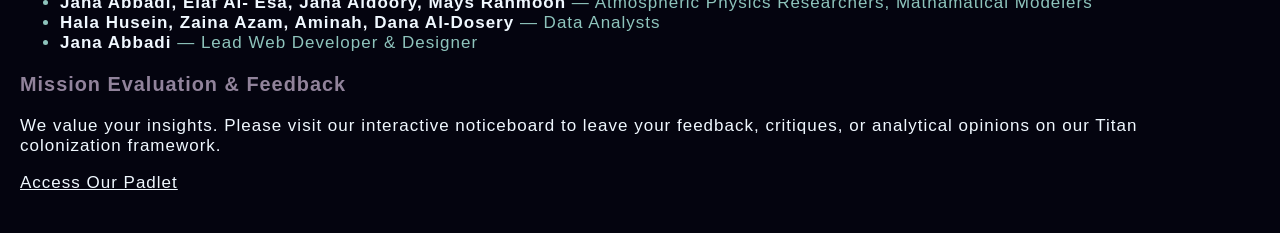
<file: phys.html>
<!DOCTYPE html>
<html lang="ar">
<head>
    <meta charset="UTF-8">
    <meta name="viewport" content="width=device-width, initial-scale=1.0">
    <link rel="preconnect" href="https://fonts.googleapis.com">
    <link rel="preconnect" href="https://fonts.gstatic.com" crossorigin>
    <link href="https://fonts.googleapis.com/css2?family=Cairo:wght@200..1000&display=swap" rel="stylesheet">
    <link rel="stylesheet" type="text/css" href="style.css">
    <title>Titan - Space & Aviation Physics</title>
</head>
<body>

<nav class="menu" lang="[en]" style="font-weight: 500; font-size: 1.41rem;">
  <div class="logo">
    <a href="index.html" style="text-decoration: none; color: aliceblue; margin-left: 2mm; margin-right: 5cm; font-size: 1.89rem;">Titan</a>
  </div>
  
  <div class="rmenu" style=" margin-right: 7px;">
    <a href="soens.html">Astrogeology</a>
    <a href="chem.html">Chemistry</a>
    <a href="phys.html">Physics</a>
    <a href="maths.html">Maths</a>    
    <a href="resolve.html">Habitability</a>
    <a href="ictnrd.html">References</a>
    <a href="#about">About</a>
  </div>
</nav>

<div class="fade-overlays"></div>

<main class="phys-container-wide">
  
  <header class="phys-header">
    <h1 lang="en">Space & Aviation Physics: Dynamic Conditions on Titan</h1>
    <h1 lang="ar" style="font-size: 35px;">فيزياء الفضاء والطيران: المقومات والظروف الديناميكية على سطح تايتان</h1>
    <div class="header-line"></div>
  </header>

  <section class="flight-hero-box-wide">
    <h2 lang="ar">1. الطيران البشري الذاتي وعلم أيروديناميكا الأجنحة <span lang="en" style="font-weight: 550;">(Human Aviation)</span></h2>
    <p lang="ar">تؤدي التوليفة الفيزيائية الفريدة بين الجاذبية المنخفضة جدًا والهواء الكثيف للغاية إلى إتاحة فرصة ميكانيكية غير مسبوقة للبشر. بناءً على هذه المعطيات، يمكن للإنسان تركيب أجنحة صناعية خفيفة على ذراعيه، والطيران في الجو بجسده وعضلاته فقط تمامًا كالطيور! إن الغلاف الجوي السميك يوفر جزيئات غاز متلاحمة تمنح الأجنحة قوة رفع هائلة، بينما لا تبذل العضلات جهدًا كبيرًا لمقاومة الوزن نتيجة ضعف الجاذبية.</p>
    
    <div class="math-card">
      <span class="formula-title" lang="ar">معادلة اتزان قوة الرفع <span lang="en" style="font-weight: 550;">(Aerodynamic Lift Equilibrium Theory):</span></span>
      <div class="equation-display" lang="en">L = W &nbsp;&rarr;&nbsp; C_L × (½ × ρ × v²) × S = m × g</div>
      <p class="math-result" lang="ar">بالتعويض الرياضي باستخدام كتلة إجمالية تبلغ 90 كجم (الإنسان والأجنحة معًا)، وسرعة حركة تبلغ 5 م/ث (سرعة جري خفيفة للإقلاع تعادل 18 كم/ساعة)، نجد أن مساحة الأجنحة المطلوبة هي <strong>1.49 م² فقط</strong> ليتحقق الطيران المستقر. هذا يثبت رياضيًا وعلميًا أن القوة العضلية البشرية كافية تمامًا للتحليق الذاتي دون محركات.</p>
    </div>
  </section>

  <div class="phys-dashboard-grid-3">
    
    <div class="dashboard-card">
      <h2 lang="ar">2. ديناميكا الغلاف الجوي ومعضلة الضغط السطحي</h2>
      <div class="equation-display small-eq" lang="en">P = F / A</div>
      <p lang="ar">يمتلك قمر تايتان غلافًا جويًا هو الأكثف في المنظومة الشمسية الخارجية؛ حيث إنه أكثر كثافة من غلاف الأرض بـ 4.5 مرات. وعند تطبيق قانون الضغط الفيزيائي (الضغط = القوة ÷ المساحة)، نجد أن الضغط الواقع على السطح يبلغ 1.5 ضغط جوي (atm). هذه القيمة آمنة تمامًا وبشكل مطلق لأجسام البشر من الناحية الفسيولوجية، فهي تعادل الضغط على عمق 5 أمتار فقط تحت الماء على الأرض. وبالتالي، لن نحتاج لبدلات فضاء ثقيلة ومضغوطة، بل سيتطلب العيش هناك مجرد معطف حراري وقناع أكسجين خفيف.</p>
    </div>

    <div class="dashboard-card">
      <h2 lang="ar">3. طيف المسافات والاتصالات الفضائية <span lang="en" style="font-weight: 550;">(Telemetry)</span></h2>
      <div class="equation-display small-eq" lang="en">t = d / v</div>
      <p lang="ar">تبلغ المسافة الهائلة بين الأرض وتايتان ما بين 1.2 مليار كم في أقرب نقطة تقابل، إلى 1.6 مليار كم في أبعد نقطة تباعد. ونظرًا لأن الموجات اللاسلكية تنتقل بسرعة الضوء الثابتة (300,000 كم/ث)، فإن حساب الزمن (الزمن = المسافة ÷ السرعة) يكشف أن الرسالة تستغرق من ساعة و7 دقائق إلى ساعة و29 دقيقة في الاتجاه الواحد. هذا يعني أن إرسال رسالة واستقبال الرد يستغرق من ساعتين و13 دقيقة إلى قرابة 3 ساعات كاملة، مما يفرض على المستعمرة الاعتماد التام على أنظمة أتمتة ذاتية مستقلة.</p>
    </div>

    <div class="interactive-compare-card">
      <h2 lang="ar">4. مقارنة الجاذبية وتأثيرها <span lang="en" style="font-weight: 550;">(Gravity Comparision)</span></h2>
      <div class="toggle-container">
        <div class="data-pane earth-pane">
          <span class="pane-label" lang="en">Earth</span>
          <div class="pane-value" lang="en">9.8 m/s²</div>
          <p lang="ar">الجاذبية القياسية المعيارية التي تشكل أوزاننا الحالية وهيكل الغلاف الجوي الأرضي المتوازن المألوف لدينا.</p>
        </div>
        <div class="data-pane titan-pane">
          <span class="pane-label" lang="en">Titan</span>
          <div class="pane-value" lang="en">1.35 m/s²</div>
          <p lang="ar">جاذبية ضعيفة تعادل 14% فقط من الأرض، تحول كتلة جسمك البالغة 70 كجم ليصبح وزنك الظاهري كأنه 9.8 كجم فقط! مما يسهل عمليات البناء بشكل مذهل.</p>
        </div>
      </div>
    </div>

  </div>

  <section class="thermal-expansion-box">
    <h2 lang="ar">5. التحليل الحراري والموجي ومصادر الطاقة البديلة</h2>
    <p lang="ar">إلى جانب الكثافة والجاذبية، يواجه النموذج الفيزيائي معضلة البرودة السحيقة التي تصل إلى −179°C (أي ما يعادل 94.15 كلفن). يتطلب هذا عزلًا حراريًا متقدمًا في غلاف المستعمرات لمنع تسريب الطاقة الحرارية إلى الخارج. وبسبب بعد تايتان الشديد عن الشمس (أبعد بـ 10 مرات من الأرض)، تنخفض شدة الإشعاع الشمسي هناك بمقدار 1/100 بناءً على قانون التربيـع العكسي للضوء (10² = 100)، مما يجعل الاعتماد على الخلايا الشمسية التقليدية مستحيلاً؛ ويوجه خيارات الفيزياء الحرارية نحو المولدات النووية أو استخراج الطاقة الميكانيكية من التدفقات الهيدروكربونية السائلة.</p>
  </section>

  <section class="weight-simulator-box">
    <div class="simulator-header">
      <h2 lang="ar">🪐 جهاز محاكاة الوزن والجاذبية على تايتان <span lang="en">(Titan Weight Simulator)</span></h2>
      <p lang="ar">أدخل وزنك الحالي على كوكب الأرض بالكيلوجرام لتجربة تأثير جاذبية تايتان الضعيفة (14%) واكتشاف قدرتك على الطيران الذاتي!</p>
    </div>

    <div class="simulator-body">
      <div class="input-group">
        <label for="earthWeight" lang="ar">وزنك على الأرض (كجم):</label>
        <input type="number" id="earthWeight" placeholder="70" min="1" max="200">
        <button onclick="calculateTitanWeight()" class="sim-btn" lang="ar">تشغيل المحاكاة</button>
      </div>

      <div id="simResult" class="sim-result-box" style="display: none;">
        <div class="result-item">
          <span class="result-label" lang="ar">وزنك الفعلي على تايتان:</span>
          <span id="titanWeightValue" class="result-number" lang="en">00.0</span> <span class="unit" lang="ar">كجم فقط!</span>
        </div>
        <p id="flightVerdict" class="flight-verdict-text" lang="ar"></p>
      </div>
    </div>
  </section>

</main>

<div lang="ar" style="direction: rtl; margin: 50px; align-items: center;">
    <h2 style="font-size: 1.9rem; color:#8ec4bc; text-align: center;">الخلاصة والتطلعات المستقبلية</h2>
    <p style="color: aliceblue;" class="physp">
بناءً على النمذجة الرياضية والتحليلات الفيزيائية الشاملة لبيئة تايتان، يثبت المشروع أن استيطان هذا الجرم السماوي يمثل خياراً واعداً وممكناً من الناحية الفيزيائية مقارنة ببقية أجرام النظام الشمسي. إن الجمع الفريد بين الغلاف الجوي السميك الكثيف والجاذبية المنخفضة يوفر حماية طبيعية فائقة ضد الإشعاعات الكونية الضارة التي تفتقر إليها المريخ والقمر، كما يفتح آفاقاً ميكانيكية استثنائية لآليات البناء، وتخزين الطاقة، والطيران البشري الذاتي. علاوة على ذلك، فإن وفرة المركبات الهيدروكربونية والميثان السائل على سطحه تشكل ركيزة كيميائية أساسية لإنتاج الوقود ودعم استدامة الطاقة، مما يجعل تايتان الوجهة الأكثر أماناً واستقراراً لبناء مستقبل حضارتنا البشرية خارج كوكب الأرض.    </p>
</div>
<br>

<footer id="about">
<span lang="en">
  <section class="about-section">
  <div class="about-content">
        <div style="border-top: 1px solid #abd2ec26; margin: 30px 0;"></div>
   <h2>About Our Mission</h2>
    <p class="about-desc">
      We are a collaborative team of senior STEM students representing the 12th-grade 
      cohort at the 23rd Governmental High School. This platform serves as the comprehensive 
      digital repository for our capstone research project, which critically evaluates the scientific,
      logistical, and technological feasibility of establishing a permanent human civilization on
      Saturn’s largest moon, Titan. Recognizing that deep-space exploration demands a multi-faceted 
      approach, our team adopted a rigorous, cross-disciplinary methodology. By synthesizing core principles
      across advanced physics, organic chemistry, computational mathematics, and digital network infrastructure, 
      we have deconstructed the environmental realities of this hostile alien world. From analyzing the fluid dynamics 
      of cryogenic methane lakes to engineering theoretical life-support frameworks capable of enduring extreme 
      atmospheric pressures and sub-zero thermal extremes, this project represents our collective academic effort 
      to answer one of humanity's most profound questions: can we transform the frozen frontiers of the outer 
      solar system into our next sustainable home?
    </p>
    <div class="team-container">
      <h3 style="color: #c09687;">The Research Crew</h3>
      <ul class="team-list">
        <li style="color: #8ec4bc;"><strong style="color:aliceblue; font-weight: 550;">Sarah Al- Mosah, Aseel Omar, Lilian, Hind</strong> — Planetary Strategists & Systems Analysts </li>
        <li style="color: #8ec4bc;"><strong style="color:aliceblue;font-weight: 550;">Hala Husein, Sarah Al- Mosah</strong> — Chemical Systems Analysts</li>
        <li style="color: #8ec4bc;"><strong style="color:aliceblue;font-weight: 550;">Jana Abbadi, Elaf Al- Esa, Jana Aldoory, Mays Rahmoon</strong> — Atmospheric Physics Researchers, Mathamatical Modelers</li>
        <li style="color: #8ec4bc;"><strong style="color:aliceblue;font-weight: 550;">Hala Husein, Zaina Azam, Aminah, Dana Al-Dosery</strong> — Data Analysts</li>
        <li style="color: #8ec4bc;"><strong style="color:aliceblue;font-weight: 550;">Jana Abbadi</strong> — Lead Web Developer & Designer</li>
      </ul>
    </div>

    <div class="feedback-container">
       <h3 style="color: #91839b;">Mission Evaluation & Feedback</h3>
      <p>We value your insights. Please visit our interactive noticeboard to leave your feedback, critiques, or analytical opinions on our Titan colonization framework.</p>
      <a href="https://padlet.com/sarahmoussa1562002/padlet-s023qbl52hkr0v5h3w81" target="_blank" style="text-decoration: underline;">Access Our Padlet</a>
     </div>

</span>
  </div>
</section>

</footer>

<script>
  function calculateTitanWeight() {
    const earthWeight = parseFloat(document.getElementById('earthWeight').value);
    const resultBox = document.getElementById('simResult');
    
    if (!earthWeight || earthWeight <= 0) {
        alert("الرجاء إدخال وزن صحيح أكبر من الصفر.");
        return;
    }
    
    const titanWeight = (earthWeight * 0.138).toFixed(1);
    document.getElementById('titanWeightValue').innerText = titanWeight;
    
    const verdictElement = document.getElementById('flightVerdict');
    verdictElement.innerHTML = `بناءً على قانون الرفع الأيروديناميكي ومساحة الأجنحة المطلوبة، فإن عضلات ذراعيك قادرة تمامًا على توليد القوة اللازمة للطيران الفردي الحر في غلاف تايتان الكثيف بهذا الوزن الخفيف!`;
    
    resultBox.style.display = 'block';
  }
</script>

</body>
</html>
</file>
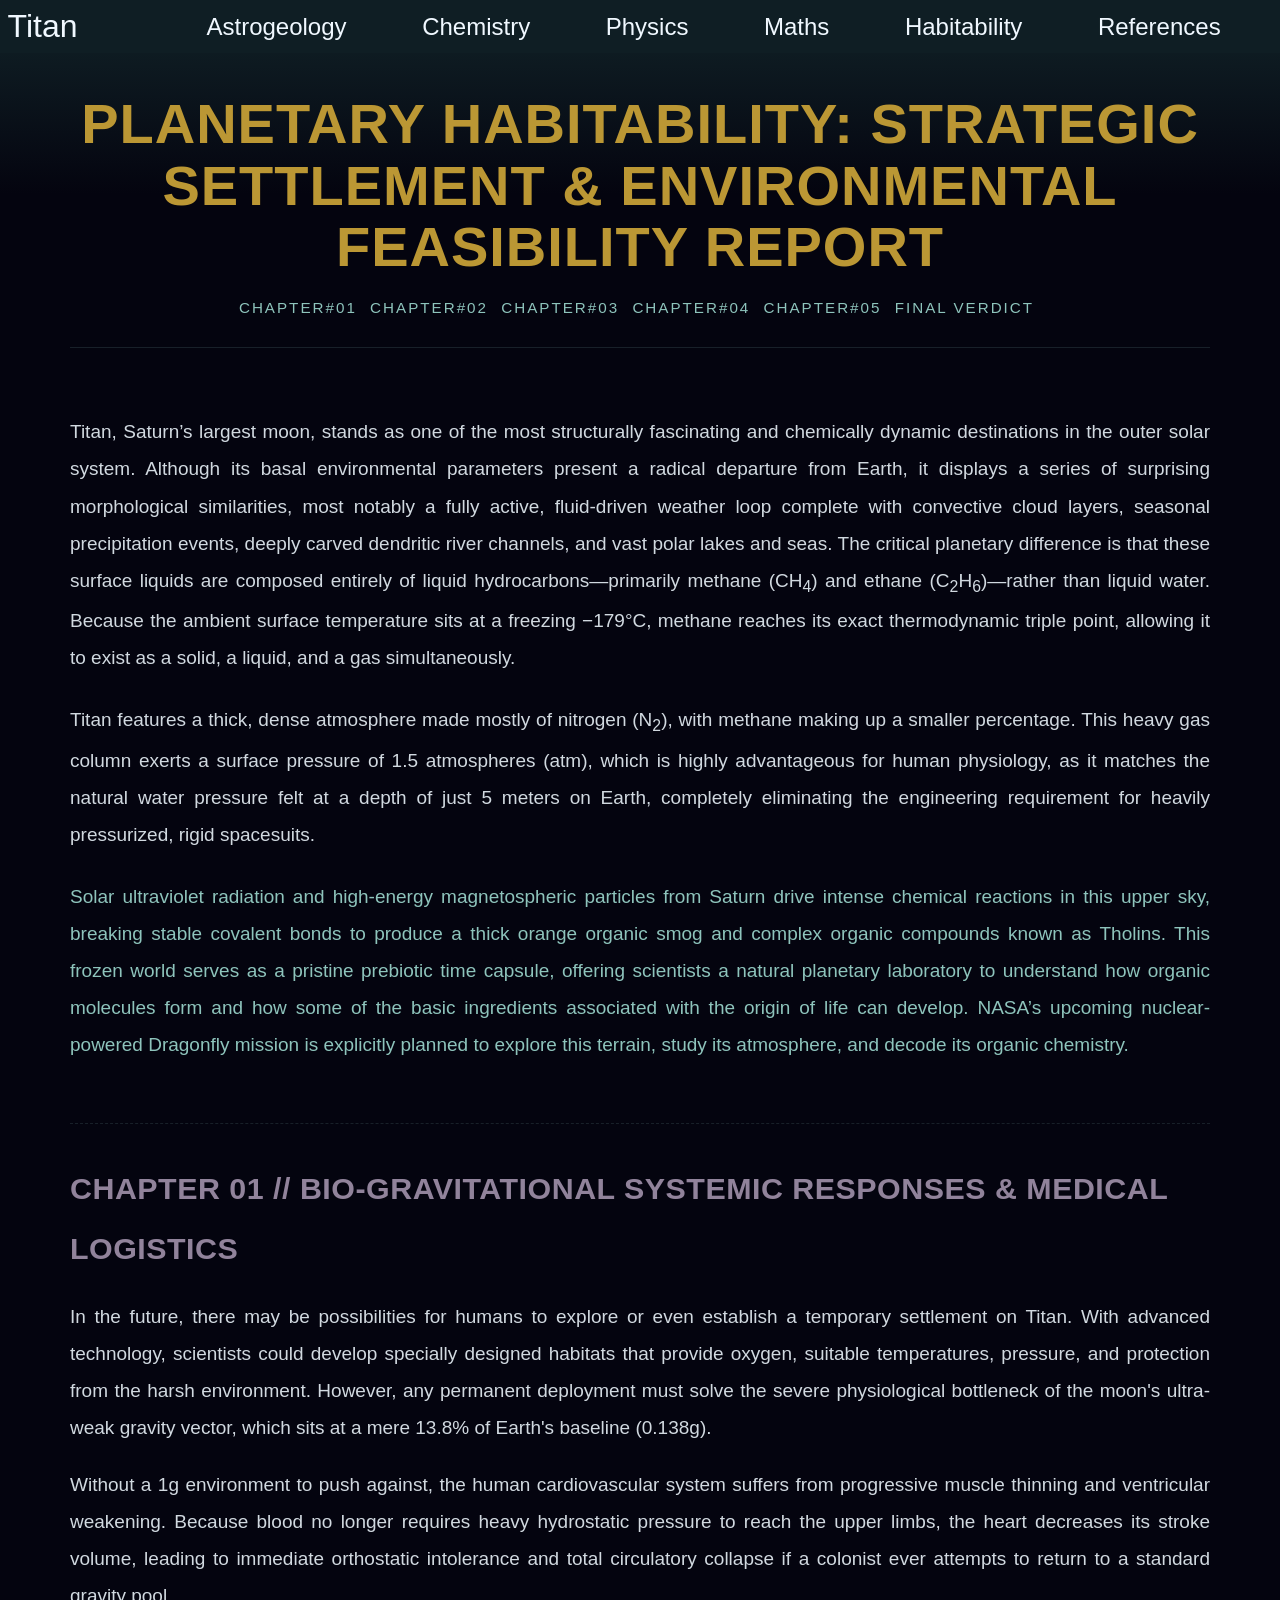
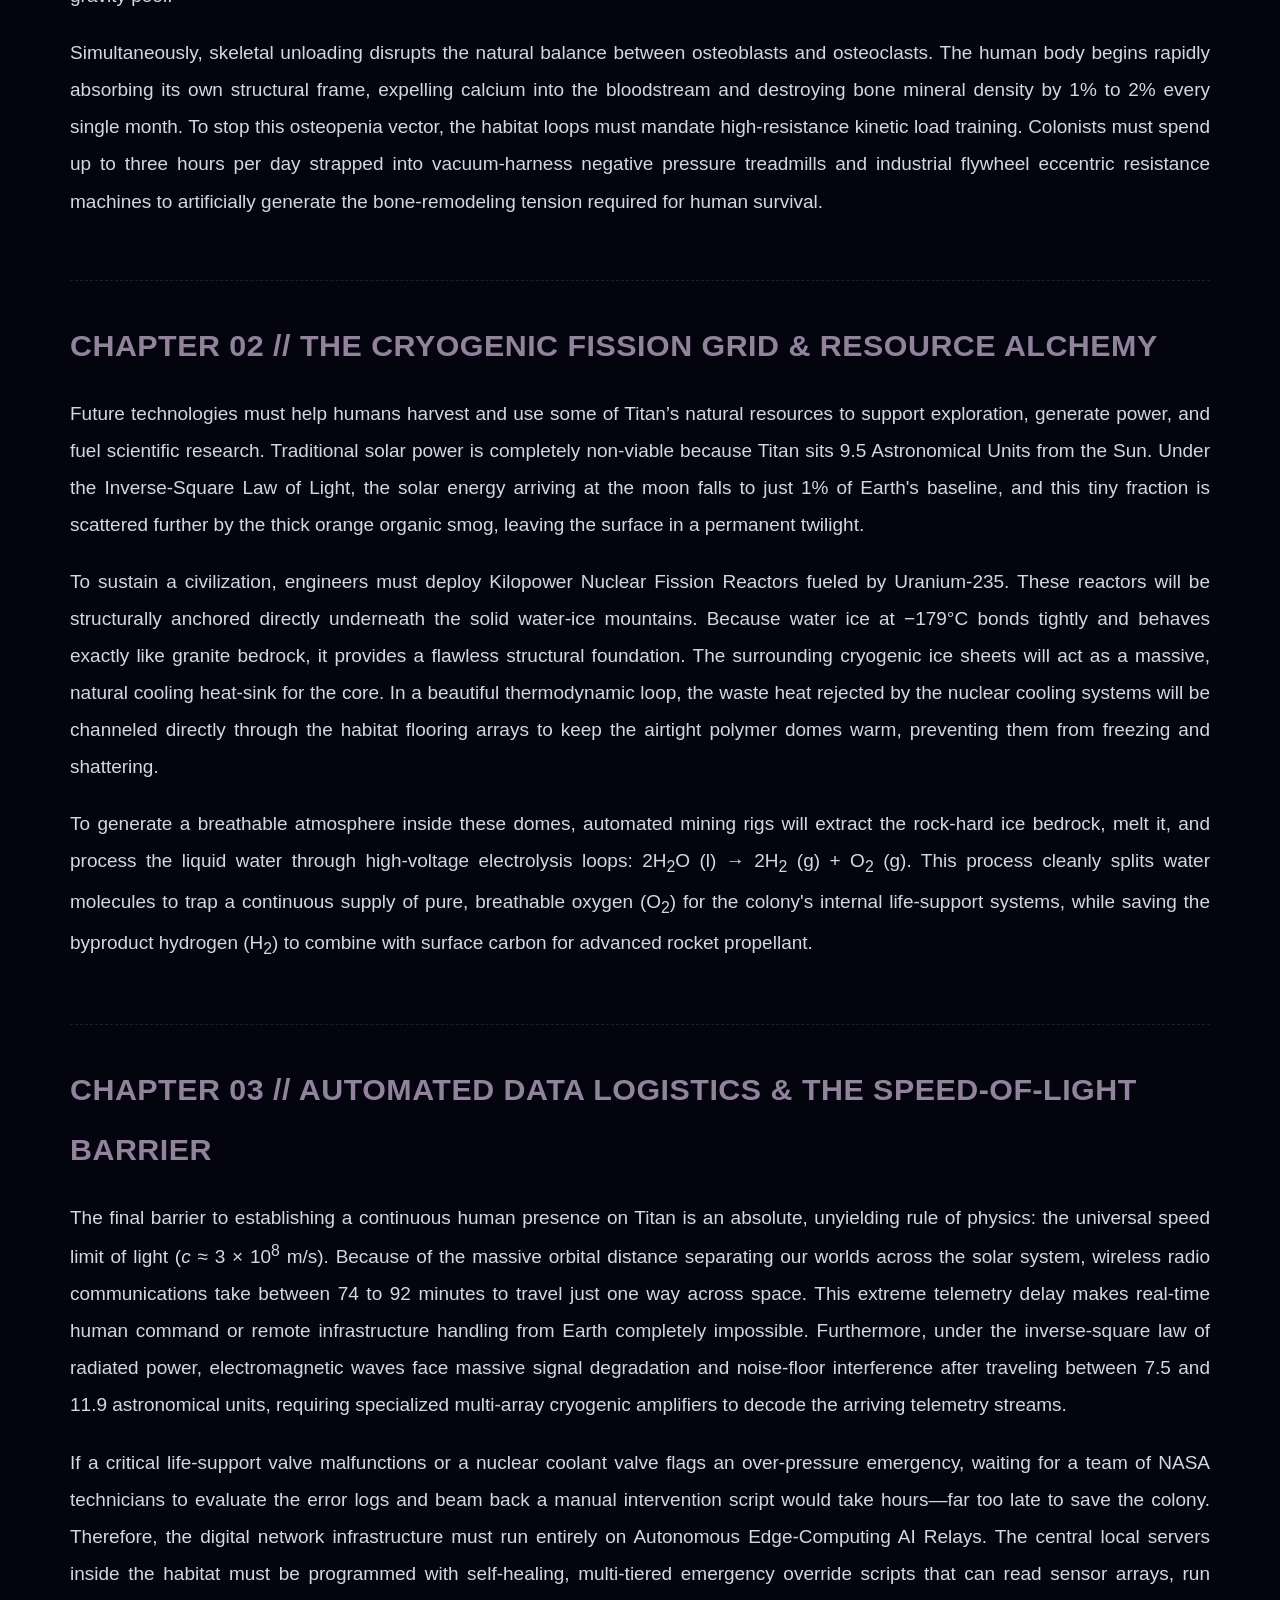
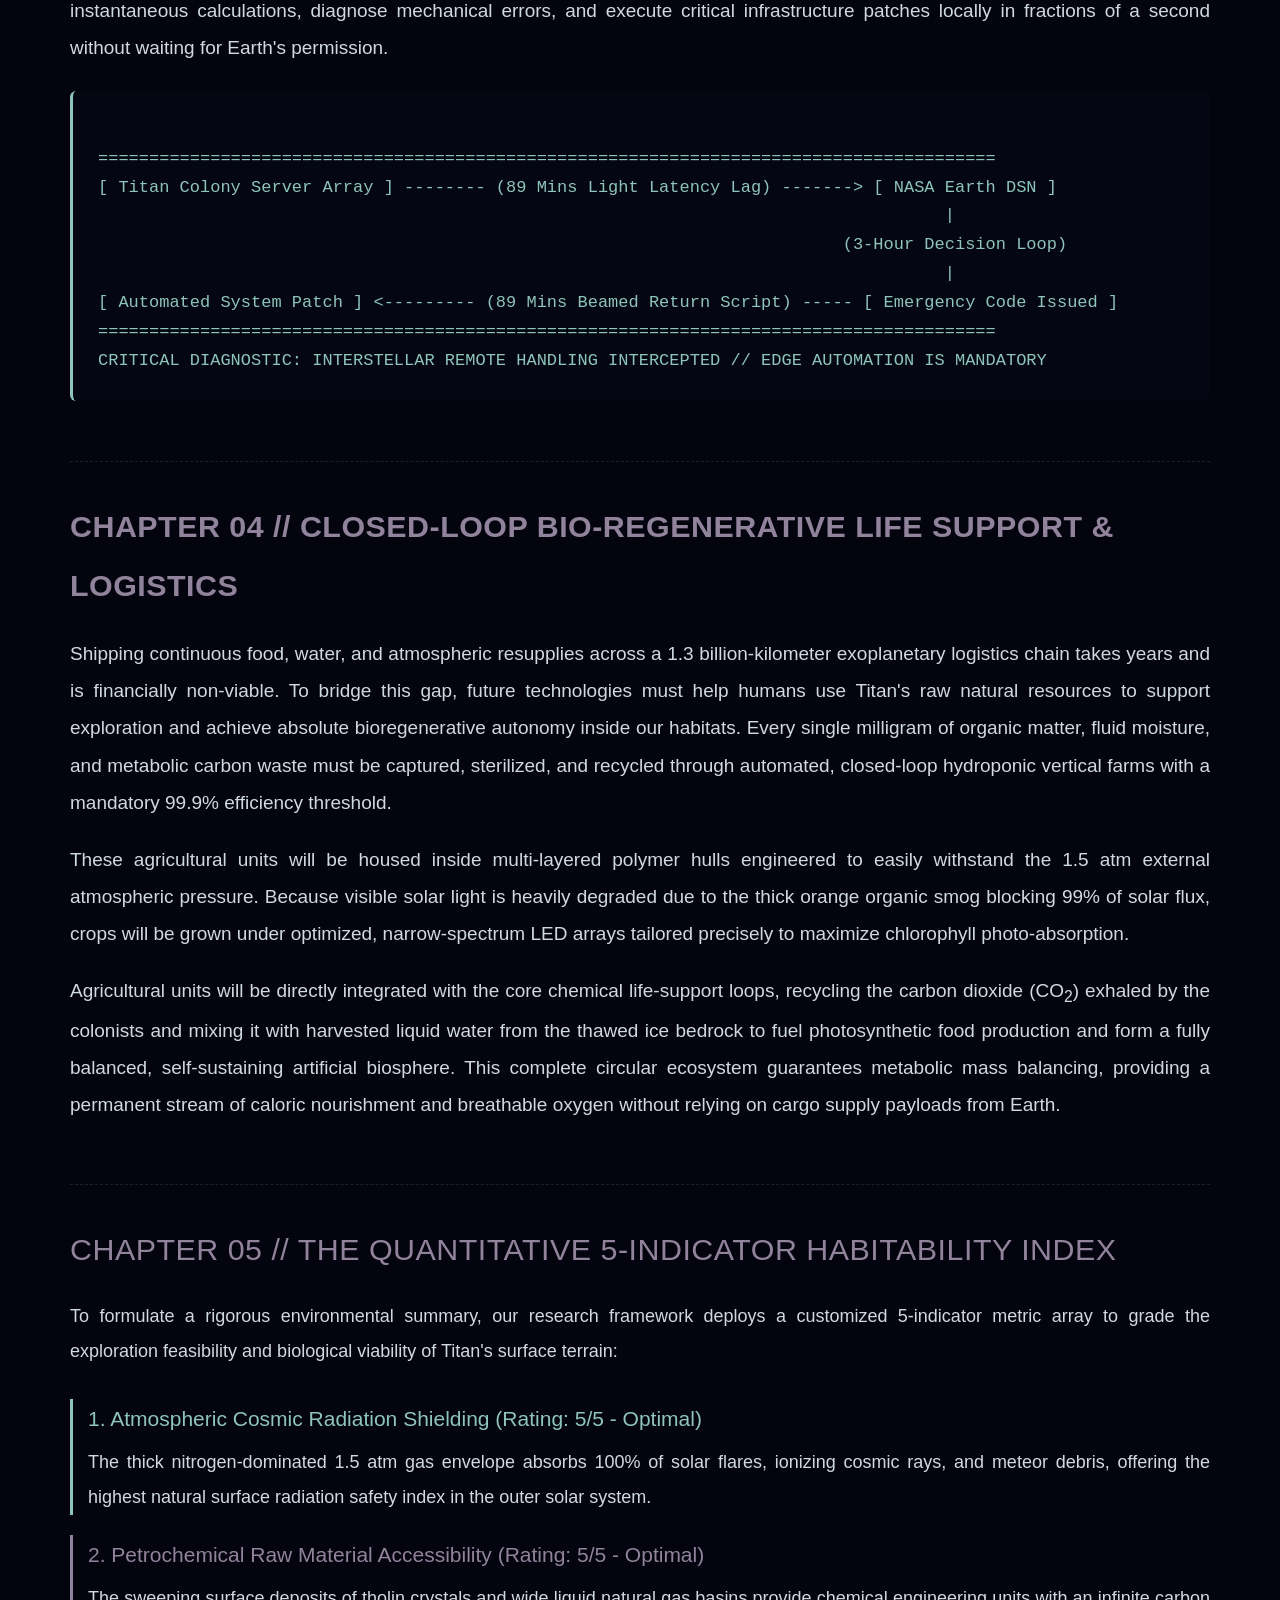
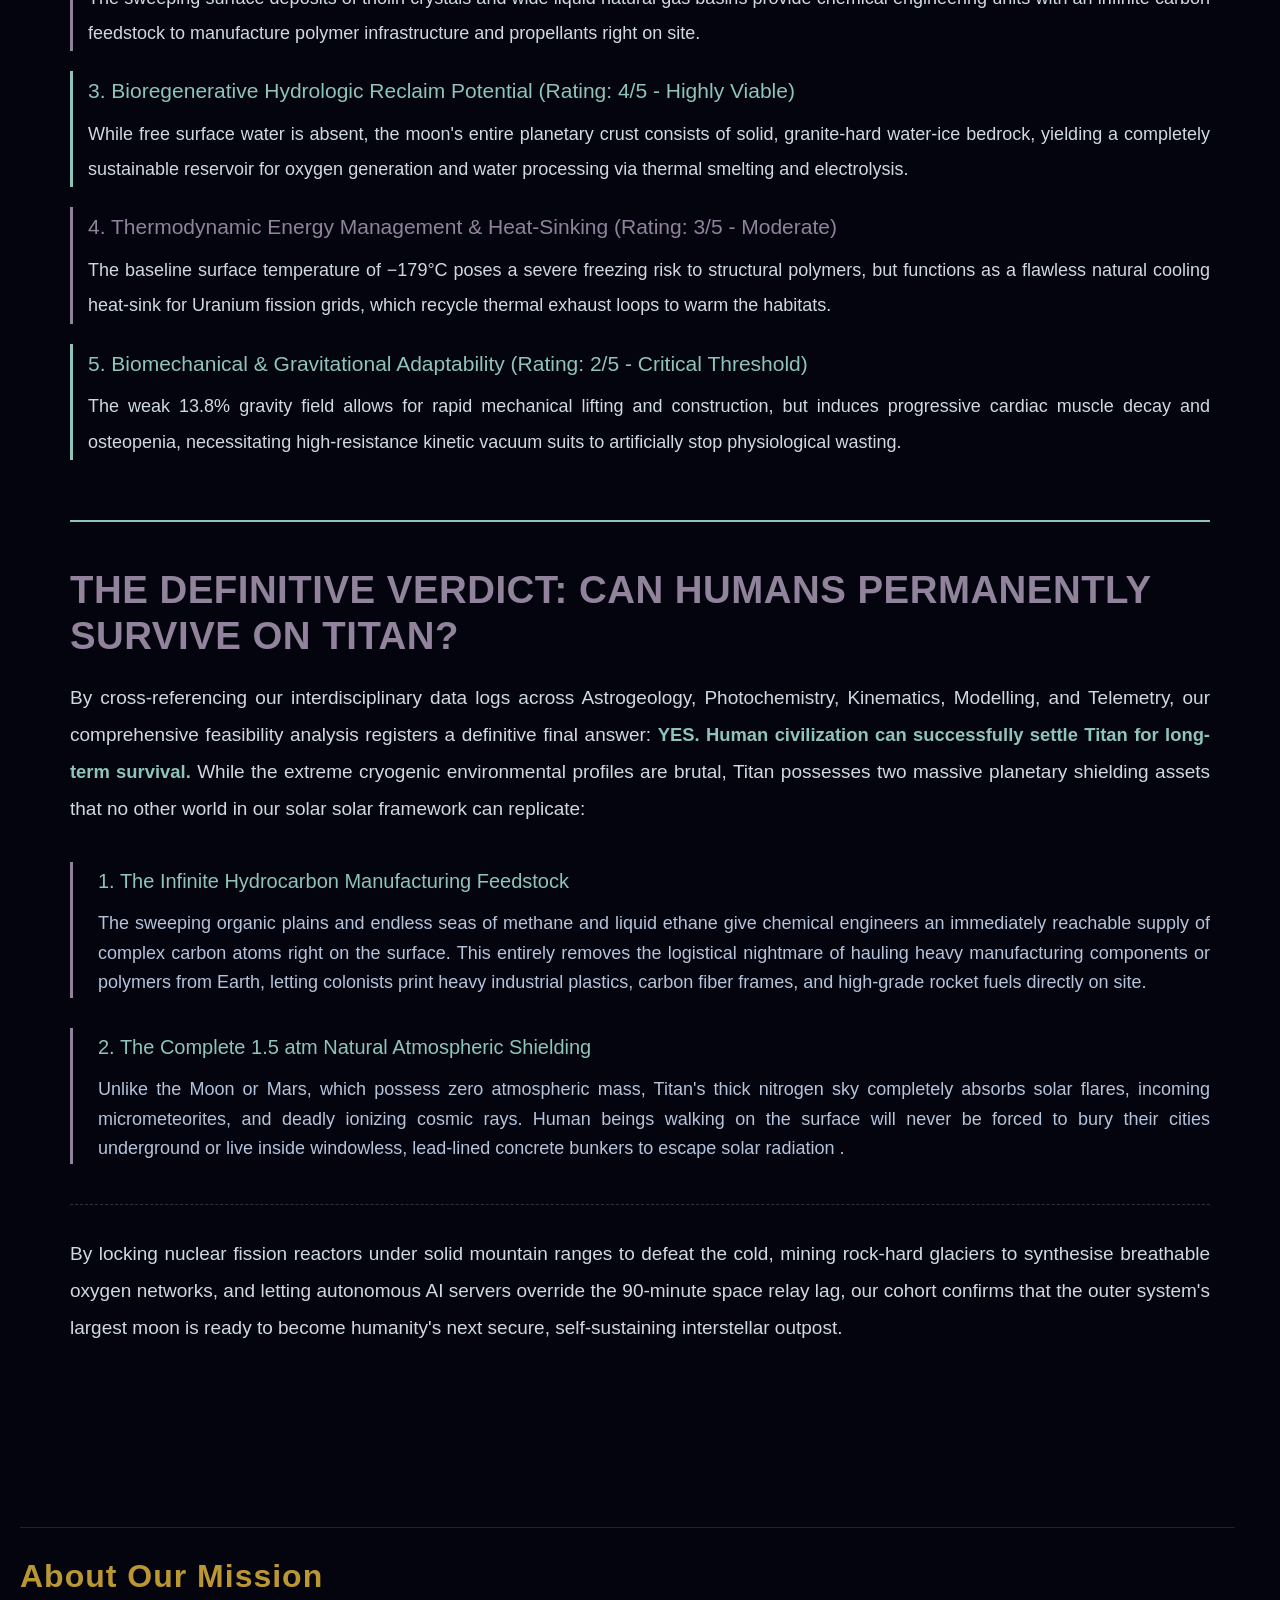
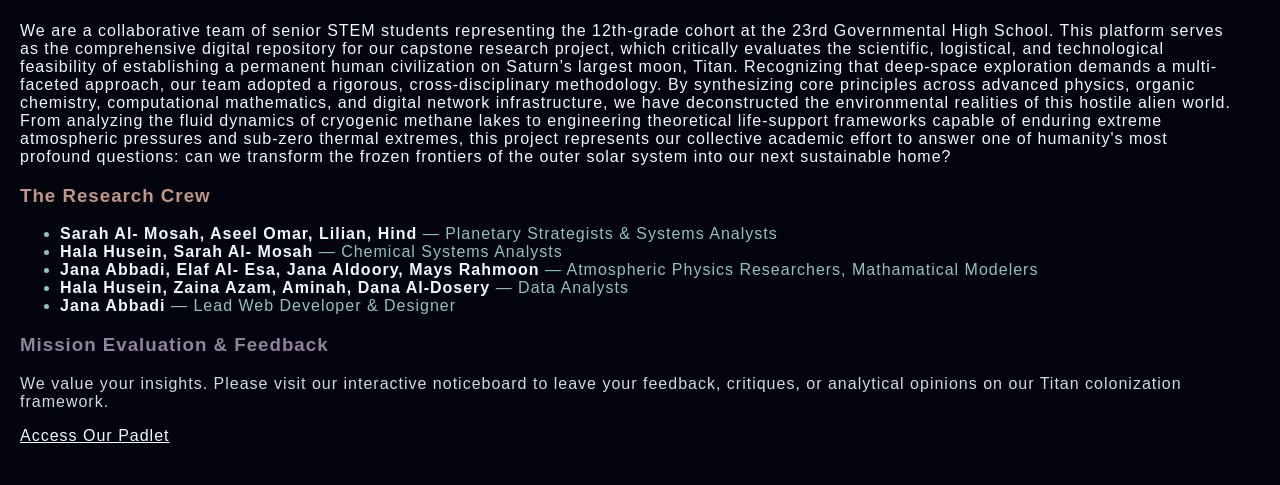
<file: resolve.html>
<!DOCTYPE html>
<html lang="en">
<head>
    <meta charset="UTF-8">
    <meta name="viewport" content="width=device-width, initial-scale=1.0">
    <meta name="viewport" content="width=device-width, initial-scale=1.0"><link rel="preconnect" href="https://fonts.googleapis.com">
    <link rel="preconnect" href="https://fonts.gstatic.com" crossorigin>
    <link href="https://fonts.googleapis.com/css2?family=Cairo:wght@200..1000&display=swap" rel="stylesheet">
    <link rel="stylesheet" type="text/css" href="style.css">
    <title>Titan</title>
</head>
<body>

<nav class="menu">
  <div class="logo">
    <a href="index.html" style="text-decoration: none; color: aliceblue; margin-left: 2mm; margin-right: 5cm; font-size: 2rem;">Titan</a>
  </div>
  
  <div class="rmenu">
    <a href="soens.html">Astrogeology</a>
    <a href="chem.html">Chemistry</a>
    <a href="phys.html">Physics</a>
    <a href="maths.html">Maths</a>
    <a href="resolve.html">Habitability</a>
    <a href="ictnrd.html">References</a>
    <a href="#about">About</a>
  </div>
</nav>
<div class="fade-overlays"></div>

<div style="width: 100%; max-width: 1200px; margin: 40px auto 0 auto; padding: 0 30px; box-sizing: border-box; color: aliceblue; font-family: sans-serif; line-height: 1.95;">
    
    <header style="text-align: center; margin-bottom: 65px; padding-bottom: 25px; border-bottom: 1px solid rgba(142, 196, 188, 0.15);">
        <h1 style="direction: ltr; font-family: 'Impact', sans-serif !important; font-size: 3.5rem !important; color: #bb9734; margin: 0 0 15px 0; letter-spacing: 1px; text-transform: uppercase; line-height: 1.1; z-index: 100; position: relative;">
            Planetary Habitability: Strategic Settlement & Environmental Feasibility Report
        </h1>
        <p class="pa" style="font-family: 'Courier New', monospace; color: #8ec4bc !important; font-size: 0.95rem; font-weight: bold; letter-spacing: 2px; margin: 0; text-transform: uppercase;">
             <a href="#c1">Chapter#01</a>
             <a href="#c2">Chapter#02</a>
             <a href="#c3">Chapter#03</a>
             <a href="#c4">Chapter#04</a>
             <a href="#c5">Chapter#05</a>
             <a href="#dv">Final Verdict</a>
        </p>
    </header>

    <section style="margin-bottom: 60px; font-weight: 50">
        <p style="font-size: 19px; text-align: justify; margin: 0 0 25px 0; color: #d1d9e0; line-height: 1.95;">
                 Titan, Saturn’s largest moon, stands as one of the most structurally fascinating and chemically dynamic destinations in the outer solar system. Although its basal environmental parameters present a radical departure from Earth, it displays a series of surprising morphological similarities, most notably a fully active, fluid-driven weather loop complete with convective cloud layers, seasonal precipitation events, deeply carved dendritic river channels, and vast polar lakes and seas. The critical planetary difference is that these surface liquids are composed entirely of liquid hydrocarbons—primarily methane (CH<sub>4</sub>) and ethane (C<sub>2</sub>H<sub>6</sub>)—rather than liquid water. Because the ambient surface temperature sits at a freezing −179°C, methane reaches its exact thermodynamic triple point, allowing it to exist as a solid, a liquid, and a gas simultaneously.
         </p>
       <p style="font-size: 19px; text-align: justify; margin: 0 0 25px 0; color: #d1d9e0; line-height: 1.95;">
    Titan features a thick, dense atmosphere made mostly of nitrogen (N<sub>2</sub>), with methane making up a smaller percentage. This heavy gas column exerts a surface pressure of 1.5 atmospheres (atm), which is highly advantageous for human physiology, as it matches the natural water pressure felt at a depth of just 5 meters on Earth, completely eliminating the engineering requirement for heavily pressurized, rigid spacesuits.
            </p>
          <p style="font-size: 19px; text-align: justify; margin: 0; color: #8ec4bc; line-height: 1.95;">
    Solar ultraviolet radiation and high-energy magnetospheric particles from Saturn drive intense chemical reactions in this upper sky, breaking stable covalent bonds to produce a thick orange organic smog and complex organic compounds known as Tholins. This frozen world serves as a pristine prebiotic time capsule, offering scientists a natural planetary laboratory to understand how organic molecules form and how some of the basic ingredients associated with the origin of life can develop. NASA’s upcoming nuclear-powered Dragonfly mission is explicitly planned to explore this terrain, study its atmosphere, and decode its organic chemistry.
          </p>

    </section>

</div>

<div style="width: 100%; max-width: 1200px; margin: 0 auto; padding: 0 30px; box-sizing: border-box; color: aliceblue; font-family: sans-serif; line-height: 1.95;">

    <section style="margin-bottom: 60px; padding-top: 35px; border-top: 1px dashed rgba(142, 196, 188, 0.15);">
        <h3 id="c1" style="font-family: 'Impact', sans-serif !important; color: #91839b; font-size: 1.9rem !important; margin: 0 0 20px 0; letter-spacing: 0.5px; text-transform: uppercase;">
            Chapter 01 // Bio-Gravitational Systemic Responses &amp; Medical Logistics
        </h3>
        <p style="font-size: 19px; text-align: justify; margin: 0 0 20px 0; font-weight: 100;">
            In the future, there may be possibilities for humans to explore or even establish a temporary settlement on Titan. With advanced technology, scientists could develop specially designed habitats that provide oxygen, suitable temperatures, pressure, and protection from the harsh environment. However, any permanent deployment must solve the severe physiological bottleneck of the moon's ultra-weak gravity vector, which sits at a mere 13.8% of Earth's baseline (0.138g).
        </p>
        <p style="font-size: 19px; text-align: justify; margin: 0 0 20px 0; font-weight: 100;">
            Without a 1g environment to push against, the human cardiovascular system suffers from progressive muscle thinning and ventricular weakening. Because blood no longer requires heavy hydrostatic pressure to reach the upper limbs, the heart decreases its stroke volume, leading to immediate orthostatic intolerance and total circulatory collapse if a colonist ever attempts to return to a standard gravity pool. 
        </p>
        <p style="font-size: 19px; text-align: justify; margin: 0; font-weight: 100;">
            Simultaneously, skeletal unloading disrupts the natural balance between osteoblasts and osteoclasts. The human body begins rapidly absorbing its own structural frame, expelling calcium into the bloodstream and destroying bone mineral density by 1% to 2% every single month. To stop this osteopenia vector, the habitat loops must mandate high-resistance kinetic load training. Colonists must spend up to three hours per day strapped into vacuum-harness negative pressure treadmills and industrial flywheel eccentric resistance machines to artificially generate the bone-remodeling tension required for human survival.
        </p>
    </section>

    <section style="margin-bottom: 60px; padding-top: 35px; border-top: 1px dashed rgba(142, 196, 188, 0.15);">
        <h3  id="c2" style="font-family: 'Impact', sans-serif !important; color: #91839b; font-size: 1.9rem !important; margin: 0 0 20px 0; letter-spacing: 0.5px; text-transform: uppercase;">
            Chapter 02 // The Cryogenic Fission Grid &amp; Resource Alchemy
        </h3>
        <p style="font-size: 19px; text-align: justify; margin: 0 0 20px 0; font-weight: 50;">
            Future technologies must help humans harvest and use some of Titan’s natural resources to support exploration, generate power, and fuel scientific research. Traditional solar power is completely non-viable because Titan sits 9.5 Astronomical Units from the Sun. Under the Inverse-Square Law of Light, the solar energy arriving at the moon falls to just 1% of Earth's baseline, and this tiny fraction is scattered further by the thick orange organic smog, leaving the surface in a permanent twilight.
        </p>
        <p style="font-size: 19px; text-align: justify; margin: 0 0 20px 0; font-weight: lighter;">
            To sustain a civilization, engineers must deploy Kilopower Nuclear Fission Reactors fueled by Uranium-235. These reactors will be structurally anchored directly underneath the solid water-ice mountains. Because water ice at −179°C bonds tightly and behaves exactly like granite bedrock, it provides a flawless structural foundation. The surrounding cryogenic ice sheets will act as a massive, natural cooling heat-sink for the core. In a beautiful thermodynamic loop, the waste heat rejected by the nuclear cooling systems will be channeled directly through the habitat flooring arrays to keep the airtight polymer domes warm, preventing them from freezing and shattering.
        </p>
        <p style="font-size: 19px; text-align: justify; margin: 0;">
    To generate a breathable atmosphere inside these domes, automated mining rigs will extract the rock-hard ice bedrock, melt it, and process the liquid water through high-voltage electrolysis loops: 2H<sub>2</sub>O (l) &#8594; 2H<sub>2</sub> (g) + O<sub>2</sub> (g). This process cleanly splits water molecules to trap a continuous supply of pure, breathable oxygen (O<sub>2</sub>) for the colony's internal life-support systems, while saving the byproduct hydrogen (H<sub>2</sub>) to combine with surface carbon for advanced rocket propellant.
</p>

    </section>

</div>

<div style="width: 100%; max-width: 1200px; margin: 0 auto; padding: 0 30px; box-sizing: border-box; color: aliceblue; font-family: sans-serif; line-height: 1.95;">

    <section style="margin-bottom: 60px; padding-top: 35px; border-top: 1px dashed rgba(142, 196, 188, 0.15);">
        <h3 id="c3" style="font-family: 'Impact', sans-serif !important; color: #91839b; font-size: 1.9rem !important; margin: 0 0 20px 0; letter-spacing: 0.5px; text-transform: uppercase;">
            Chapter 03 // Automated Data Logistics &amp; The Speed-of-Light Barrier
        </h3>
        <p style="font-size: 19px; text-align: justify; margin: 0 0 20px 0;">
    The final barrier to establishing a continuous human presence on Titan is an absolute, unyielding rule of physics: the universal speed limit of light (<i>c</i> &asymp; 3 &times; 10<sup>8</sup> m/s). Because of the massive orbital distance separating our worlds across the solar system, wireless radio communications take between 74 to 92 minutes to travel just one way across space. This extreme telemetry delay makes real-time human command or remote infrastructure handling from Earth completely impossible. Furthermore, under the inverse-square law of radiated power, electromagnetic waves face massive signal degradation and noise-floor interference after traveling between 7.5 and 11.9 astronomical units, requiring specialized multi-array cryogenic amplifiers to decode the arriving telemetry streams.
</p>

        <p style="font-size: 19px; text-align: justify; margin: 0 0 25px 0;">
            If a critical life-support valve malfunctions or a nuclear coolant valve flags an over-pressure emergency, waiting for a team of NASA technicians to evaluate the error logs and beam back a manual intervention script would take hours—far too late to save the colony. Therefore, the digital network infrastructure must run entirely on Autonomous Edge-Computing AI Relays. The central local servers inside the habitat must be programmed with self-healing, multi-tiered emergency override scripts that can read sensor arrays, run instantaneous calculations, diagnose mechanical errors, and execute critical infrastructure patches locally in fractions of a second without waiting for Earth's permission.
        </p>

        <div style="font-family: 'Courier New', Courier, monospace !important; font-size: 17px; line-height: 1.7; color: #8ec4bc; background: #040711; padding: 25px; border-radius: 6px; border-left: 3px solid #8ec4bc; box-sizing: border-box; direction: ltr; text-align: left; overflow-x: auto; white-space: pre; margin: 0 0 10px 0;">
========================================================================================
[ Titan Colony Server Array ] -------- (89 Mins Light Latency Lag) -------> [ NASA Earth DSN ]
                                                                                   |
                                                                         (3-Hour Decision Loop)
                                                                                   |
[ Automated System Patch ] <--------- (89 Mins Beamed Return Script) ----- [ Emergency Code Issued ]
========================================================================================
CRITICAL DIAGNOSTIC: INTERSTELLAR REMOTE HANDLING INTERCEPTED // EDGE AUTOMATION IS MANDATORY</div>
    </section>

    <section style="margin-bottom: 60px; padding-top: 35px; border-top: 1px dashed rgba(142, 196, 188, 0.15);">
        <h3 id="c4" style="font-family: 'Impact', sans-serif !important; color: #91839b; font-size: 1.9rem !important; margin: 0 0 20px 0; letter-spacing: 0.5px; text-transform: uppercase;">
            Chapter 04 // Closed-Loop Bio-Regenerative Life Support &amp; Logistics
        </h3>
        <p style="font-size: 19px; text-align: justify; margin: 0 0 20px 0;">
            Shipping continuous food, water, and atmospheric resupplies across a 1.3 billion-kilometer exoplanetary logistics chain takes years and is financially non-viable. To bridge this gap, future technologies must help humans use Titan's raw natural resources to support exploration and achieve absolute bioregenerative autonomy inside our habitats. Every single milligram of organic matter, fluid moisture, and metabolic carbon waste must be captured, sterilized, and recycled through automated, closed-loop hydroponic vertical farms with a mandatory 99.9% efficiency threshold.
        </p>
        <p style="font-size: 19px; text-align: justify; margin: 0 0 20px 0;">
            These agricultural units will be housed inside multi-layered polymer hulls engineered to easily withstand the 1.5 atm external atmospheric pressure. Because visible solar light is heavily degraded due to the thick orange organic smog blocking 99% of solar flux, crops will be grown under optimized, narrow-spectrum LED arrays tailored precisely to maximize chlorophyll photo-absorption. 
        </p>
        <p style="font-size: 19px; text-align: justify; margin: 0;">
    Agricultural units will be directly integrated with the core chemical life-support loops, recycling the carbon dioxide (CO<sub>2</sub>) exhaled by the colonists and mixing it with harvested liquid water from the thawed ice bedrock to fuel photosynthetic food production and form a fully balanced, self-sustaining artificial biosphere. This complete circular ecosystem guarantees metabolic mass balancing, providing a permanent stream of caloric nourishment and breathable oxygen without relying on cargo supply payloads from Earth.
</p>

    </section>

</div>

<div style="width: 100%; max-width: 1200px; margin: 0 auto 100px auto; padding: 0 30px; box-sizing: border-box; color: aliceblue; font-family: sans-serif; line-height: 1.95;">


        <!-- CONTINUOUS DATA SCALE: THE 5-INDICATOR HABITABILITY INDEX -->
    <section style="margin-bottom: 60px; padding-top: 35px; border-top: 1px dashed rgba(142, 196, 188, 0.15); text-align: justify; direction: ltr;">
        
        <!-- Subheading in Muted Purple -->
        <h3 style="font-family: 'Impact', sans-serif !important; color: #91839b; font-size: 1.9rem !important; margin: 0 0 20px 0; letter-spacing: 0.5px; text-transform: uppercase; font-weight: normal;">
            Chapter 05 // The Quantitative 5-Indicator Habitability Index
        </h3>
        
        <p style="font-size: 18px; margin-bottom: 30px;">
            To formulate a rigorous environmental summary, our research framework deploys a customized 5-indicator metric array to grade the exploration feasibility and biological viability of Titan's surface terrain:
        </p>

        <ul style="list-style-type: none; padding-left: 0; margin: 0; font-size: 18px;">
            <li style="margin-bottom: 20px; padding-left: 15px; border-left: 3px solid #8ec4bc;">
                <span style="color: #8ec4bc; display: block; font-size: 21px; margin-bottom: 5px;">1. Atmospheric Cosmic Radiation Shielding (Rating: 5/5 - Optimal)</span>
                The thick nitrogen-dominated 1.5 atm gas envelope absorbs 100% of solar flares, ionizing cosmic rays, and meteor debris, offering the highest natural surface radiation safety index in the outer solar system.
            </li>
            <li style="margin-bottom: 20px; padding-left: 15px; border-left: 3px solid #91839b;">
                <span style="color: #91839b; display: block; font-size: 21px; margin-bottom: 5px;">2. Petrochemical Raw Material Accessibility (Rating: 5/5 - Optimal)</span>
                The sweeping surface deposits of tholin crystals and wide liquid natural gas basins provide chemical engineering units with an infinite carbon feedstock to manufacture polymer infrastructure and propellants right on site.
            </li>
            <li style="margin-bottom: 20px; padding-left: 15px; border-left: 3px solid #8ec4bc;">
                <span style="color: #8ec4bc; display: block; font-size: 21px; margin-bottom: 5px;">3. Bioregenerative Hydrologic Reclaim Potential (Rating: 4/5 - Highly Viable)</span>
                While free surface water is absent, the moon's entire planetary crust consists of solid, granite-hard water-ice bedrock, yielding a completely sustainable reservoir for oxygen generation and water processing via thermal smelting and electrolysis.
            </li>
            <li style="margin-bottom: 20px; padding-left: 15px; border-left: 3px solid #91839b;">
                <span style="color: #91839b; display: block; font-size: 21px; margin-bottom: 5px;">4. Thermodynamic Energy Management &amp; Heat-Sinking (Rating: 3/5 - Moderate)</span>
                The baseline surface temperature of −179°C poses a severe freezing risk to structural polymers, but functions as a flawless natural cooling heat-sink for Uranium fission grids, which recycle thermal exhaust loops to warm the habitats.
            </li>
            <li style="margin-bottom: 0; padding-left: 15px; border-left: 3px solid #8ec4bc;">
                <span style="color: #8ec4bc; display: block; font-size: 21px; margin-bottom: 5px;">5. Biomechanical &amp; Gravitational Adaptability (Rating: 2/5 - Critical Threshold)</span>
                The weak 13.8% gravity field allows for rapid mechanical lifting and construction, but induces progressive cardiac muscle decay and osteopenia, necessitating high-resistance kinetic vacuum suits to artificially stop physiological wasting.
            </li>
        </ul>
    </section>


    <section style="margin-top: 40px; padding-top: 45px; border-top: 2px solid #8ec4bc;">
        
        <h2  id="dv" style="font-family: 'Impact', sans-serif !important; color: #91839b; font-size: 2.4rem !important; margin: 0 0 20px 0; letter-spacing: 0.5px; text-transform: uppercase; line-height: 1.2;">
            The Definitive Verdict: Can Humans Permanently Survive on Titan?
        </h2>
        
        <p style="font-size: 19px; text-align: justify; margin: 0 0 35px 0;">
            By cross-referencing our interdisciplinary data logs across Astrogeology, Photochemistry, Kinematics, Modelling, and Telemetry, our comprehensive feasibility analysis registers a definitive final answer: <strong style="color: #8ec4bc; font-size: 1.15rem;">YES. Human civilization can successfully settle Titan for long-term survival.</strong> While the extreme cryogenic environmental profiles are brutal, Titan possesses two massive planetary shielding assets that no other world in our solar solar framework can replicate:
        </p>

        <div style="margin-bottom: 40px;">
            
            <div style="margin-bottom: 30px; border-left: 3px solid #91839b; padding-left: 25px;">
                <h4 style="font-weight: 100; color: #8ec4bc; font-size: 20px; margin: 0 0 8px 0;">
                    1. The Infinite Hydrocarbon Manufacturing Feedstock
                </h4>
                <p style="font-size: 18px; color: #b4c4da; margin: 0; text-align: justify; line-height: 1.65;">
                    The sweeping organic plains and endless seas of methane and liquid ethane give chemical engineers an immediately reachable supply of complex carbon atoms right on the surface. This entirely removes the logistical nightmare of hauling heavy manufacturing components or polymers from Earth, letting colonists print heavy industrial plastics, carbon fiber frames, and high-grade rocket fuels directly on site.
                </p>
            </div>
            
            <div style="border-left: 3px solid #91839b; padding-left: 25px; margin-bottom: 0;">
                <h4 style="font-weight: 100; color: #8ec4bc; font-size: 20px; margin: 0 0 8px 0;">
                    2. The Complete 1.5 atm Natural Atmospheric Shielding
                </h4>
                <p style="font-size: 18px; color: #b4c4da; margin: 0; text-align: justify; line-height: 1.65;">
                    Unlike the Moon or Mars, which possess zero atmospheric mass, Titan's thick nitrogen sky completely absorbs solar flares, incoming micrometeorites, and deadly ionizing cosmic rays. Human beings walking on the surface will never be forced to bury their cities underground or live inside windowless, lead-lined concrete bunkers to escape solar radiation .
                </p>
            </div>
            
        </div>

        <p style="font-size: 19px; text-align: justify; margin: 0; padding-top: 30px; border-top: 1px dashed rgba(142, 196, 188, 0.25);">
            By locking nuclear fission reactors under solid mountain ranges to defeat the cold, mining rock-hard glaciers to synthesise breathable oxygen networks, and letting autonomous AI servers override the 90-minute space relay lag, our cohort confirms that the outer system's largest moon is ready to become humanity's next secure, self-sustaining interstellar outpost.
        </p>
        
    </section><br>

</div>

<style>
    body p,li{
        color: #d1d9e0;
        font-weight: 100;
    }

</style>



</body>

<footer id="about">

  <section class="about-section">
  <div class="about-content">
    <div style="border-top: 1px solid #abd2ec26; margin: 30px 0;"></div>
    <h2>About Our Mission</h2>
    <p class="about-desc">
      We are a collaborative team of senior STEM students representing the 12th-grade 
      cohort at the 23rd Governmental High School. This platform serves as the comprehensive 
      digital repository for our capstone research project, which critically evaluates the scientific,
      logistical, and technological feasibility of establishing a permanent human civilization on
      Saturn’s largest moon, Titan. Recognizing that deep-space exploration demands a multi-faceted 
      approach, our team adopted a rigorous, cross-disciplinary methodology. By synthesizing core principles
      across advanced physics, organic chemistry, computational mathematics, and digital network infrastructure, 
      we have deconstructed the environmental realities of this hostile alien world. From analyzing the fluid dynamics 
      of cryogenic methane lakes to engineering theoretical life-support frameworks capable of enduring extreme 
      atmospheric pressures and sub-zero thermal extremes, this project represents our collective academic effort 
      to answer one of humanity's most profound questions: can we transform the frozen frontiers of the outer 
      solar system into our next sustainable home?
    </p>
    
    <div class="team-container">
      <h3 style="color: #c09687;">The Research Crew</h3>
      <ul class="team-list">
        <li style="color: #8ec4bc;"><strong style="color:aliceblue; font-weight: 550;">Sarah Al- Mosah, Aseel Omar, Lilian, Hind</strong> — Planetary Strategists & Systems Analysts </li>
        <li style="color: #8ec4bc;"><strong style="color:aliceblue;font-weight: 550;">Hala Husein, Sarah Al- Mosah</strong> — Chemical Systems Analysts</li>
        <li style="color: #8ec4bc;"><strong style="color:aliceblue;font-weight: 550;">Jana Abbadi, Elaf Al- Esa, Jana Aldoory, Mays Rahmoon</strong> — Atmospheric Physics Researchers, Mathamatical Modelers</li>
        <li style="color: #8ec4bc;"><strong style="color:aliceblue;font-weight: 550;">Hala Husein, Zaina Azam, Aminah, Dana Al-Dosery</strong> — Data Analysts</li>
        <li style="color: #8ec4bc;"><strong style="color:aliceblue;font-weight: 550;">Jana Abbadi</strong> — Lead Web Developer & Designer</li>
      </ul>
    </div>

    <div class="feedback-container">
       <h3 style="color: #91839b;">Mission Evaluation & Feedback</h3>
      <p>We value your insights. Please visit our interactive noticeboard to leave your feedback, critiques, or analytical opinions on our Titan colonization framework.</p>
      <a href="https://padlet.com/sarahmoussa1562002/padlet-s023qbl52hkr0v5h3w81" target="_blank" style="text-decoration: underline;">Access Our Padlet</a>
     </div>


  </div>
</section>

</footer>

</html>
</file>
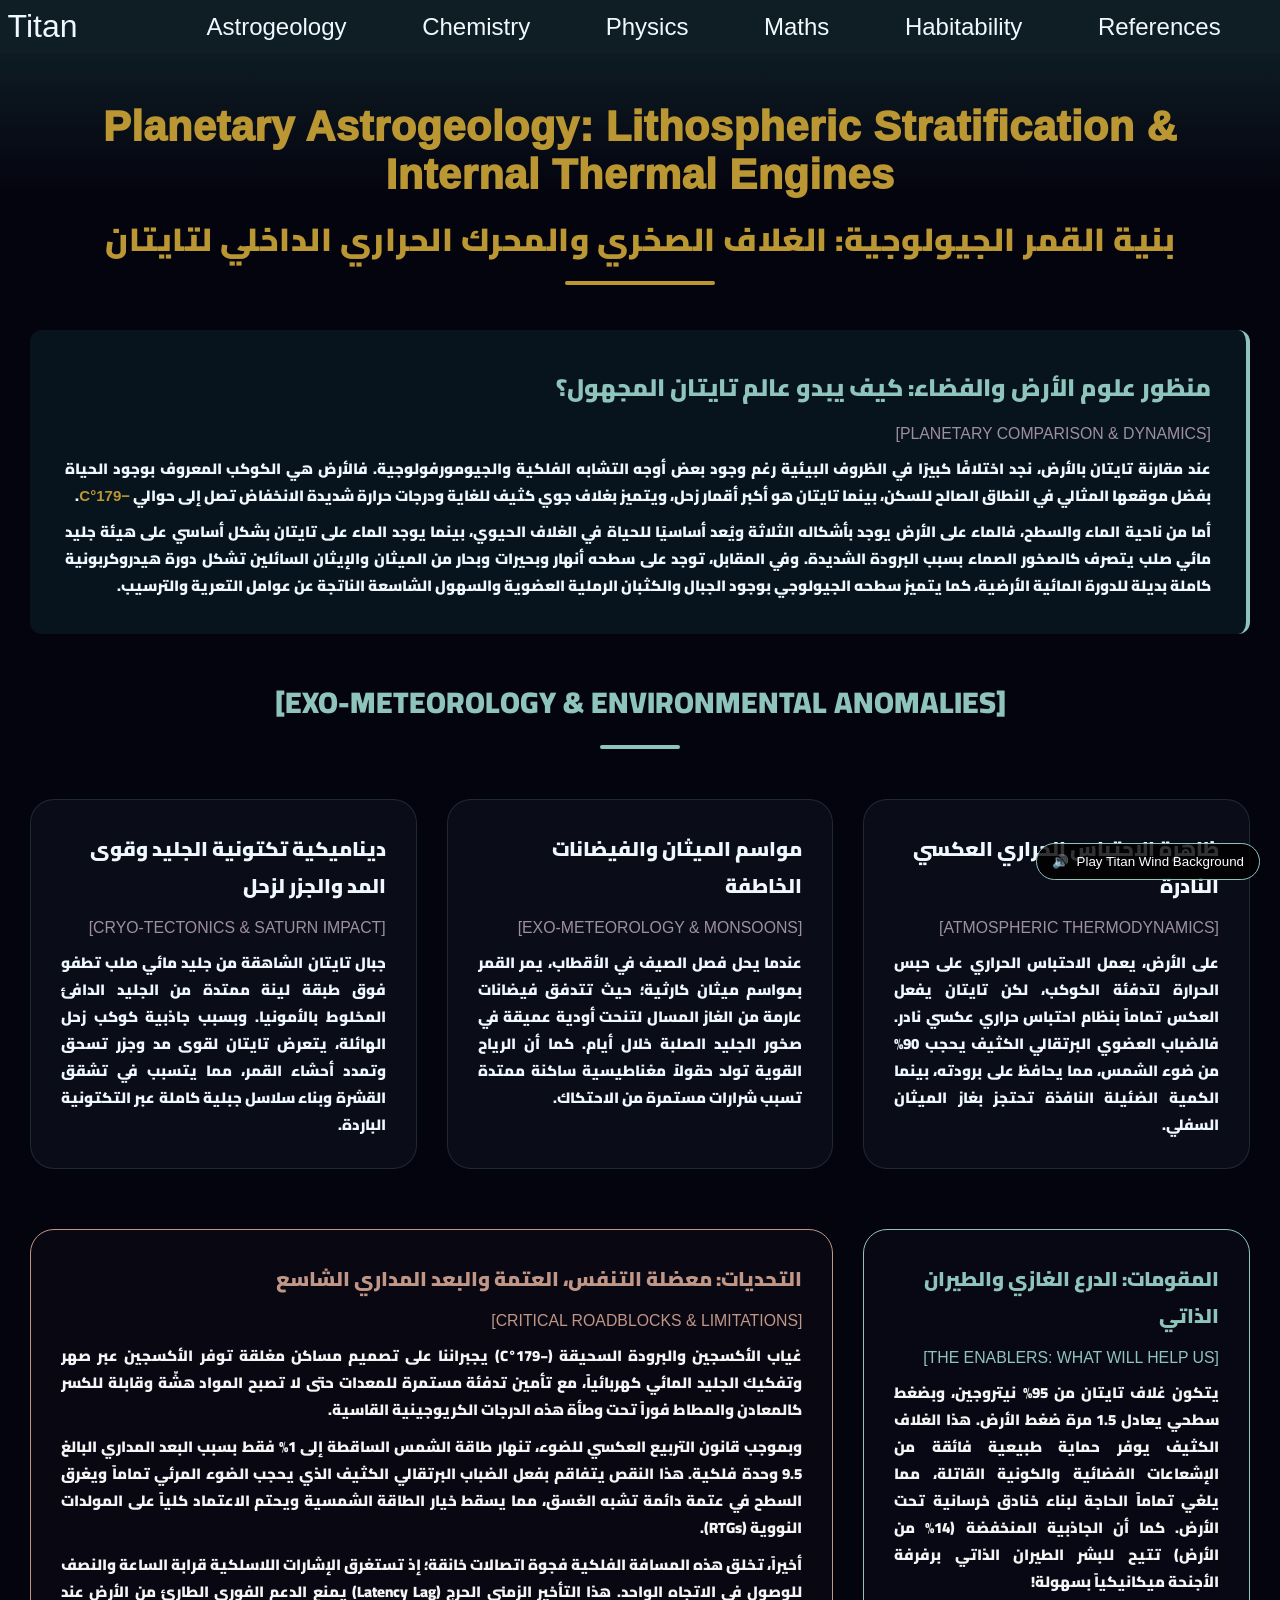
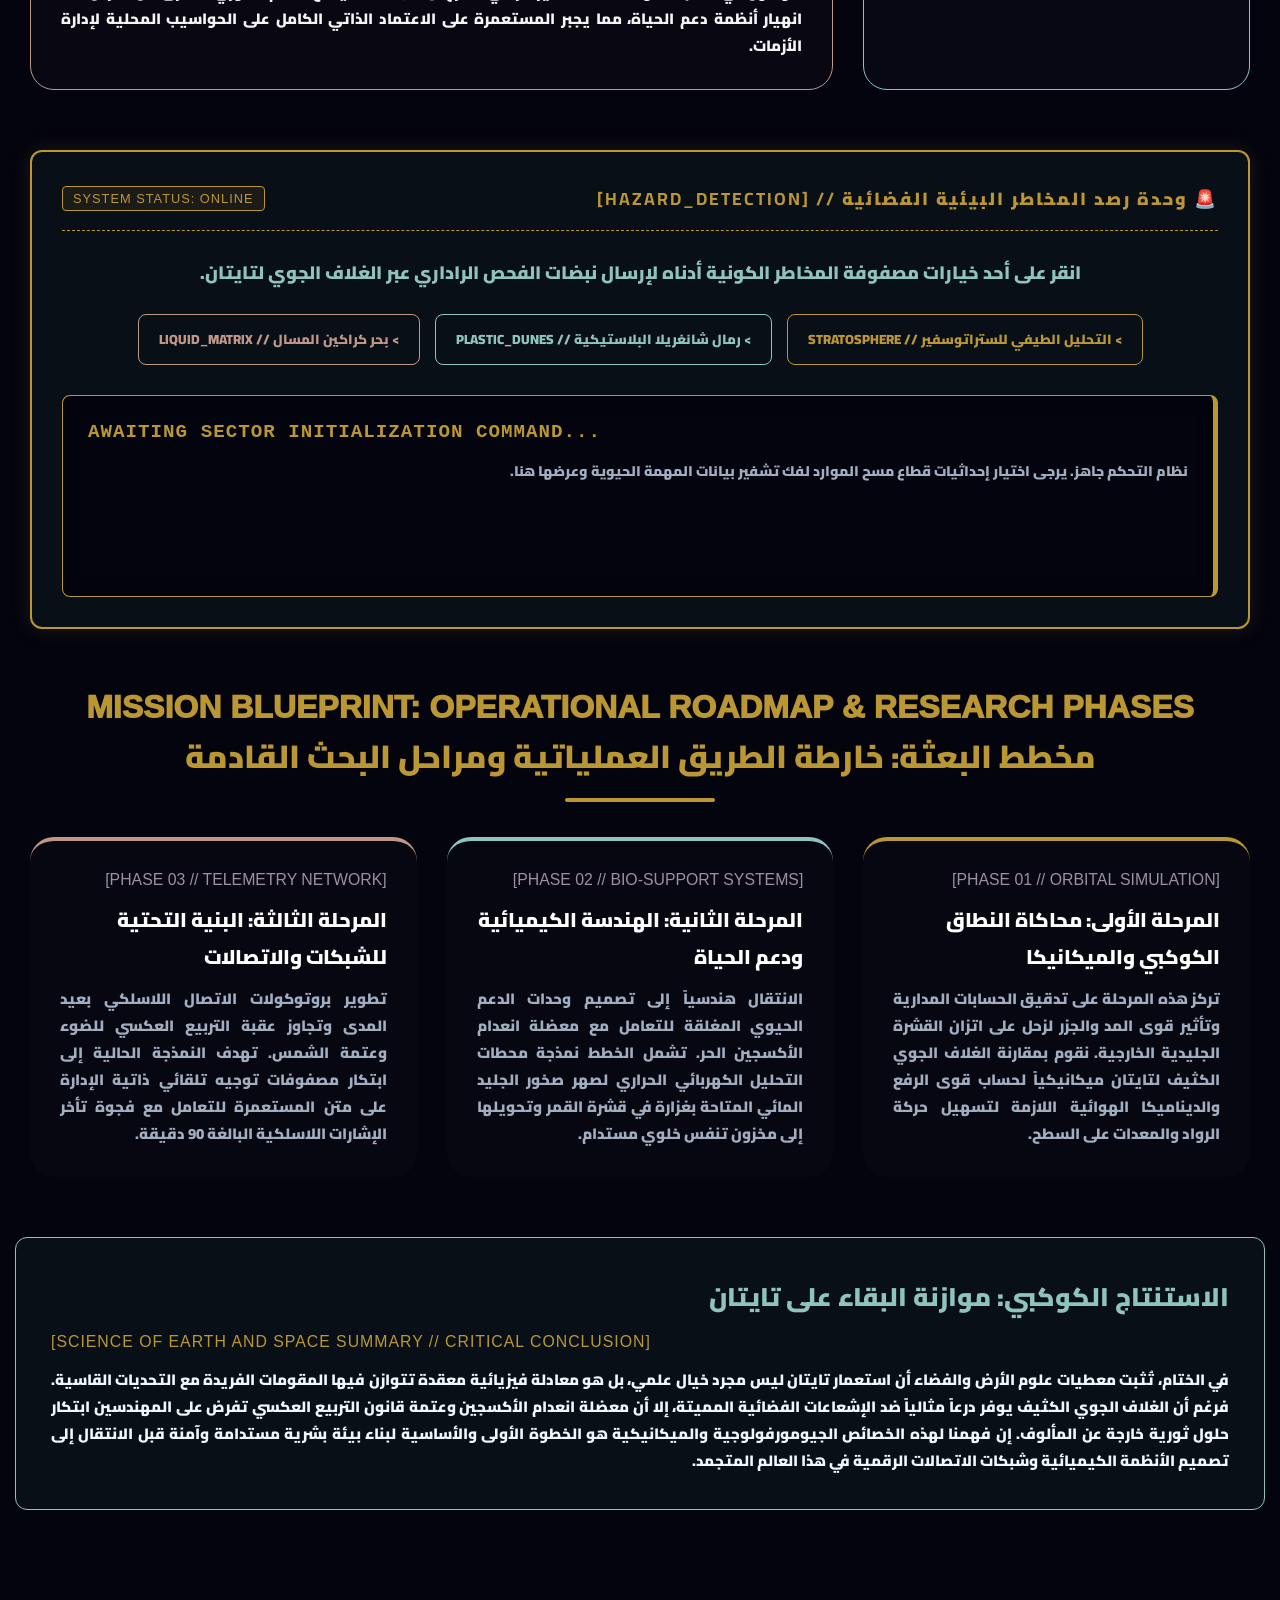
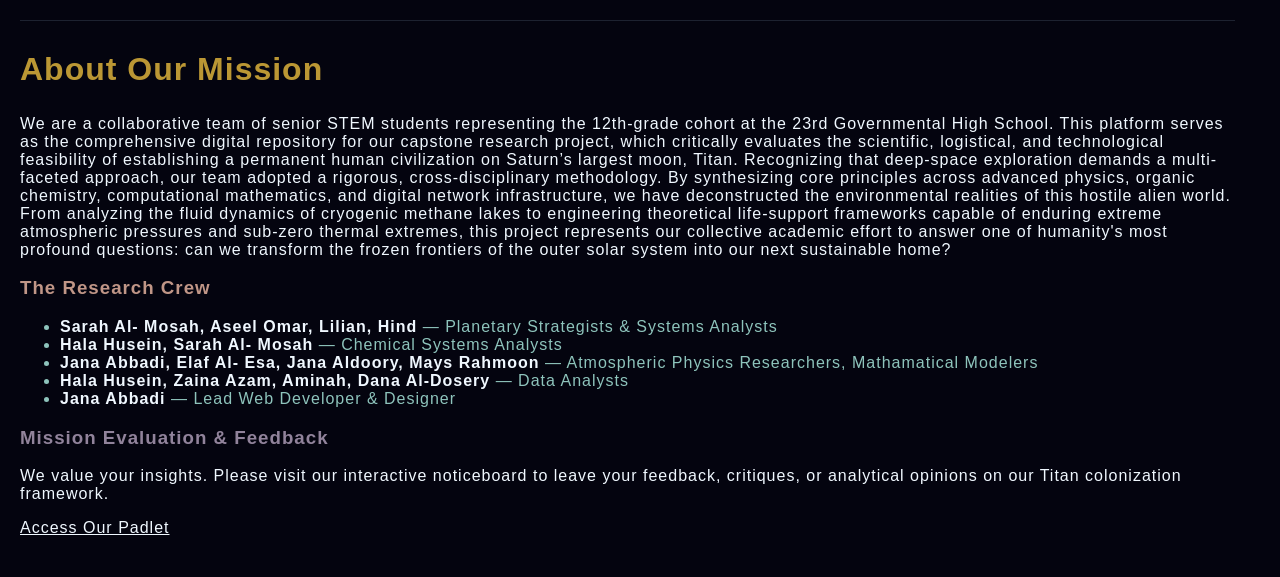
<file: soens.html>
<!DOCTYPE html>
<html lang="en">
<head>
    <meta charset="UTF-8">
    <meta name="viewport" content="width=device-width, initial-scale=1.0">
    <link rel="preconnect" href="https://fonts.googleapis.com">
    <link rel="preconnect" href="https://fonts.gstatic.com" crossorigin>
    <link href="https://fonts.googleapis.com/css2?family=Cairo:wght@200..1000&display=swap" rel="stylesheet">
    <link rel="stylesheet" type="text/css" href="style.css">
    <title>Titan</title>
</head>
<body>

<nav class="menu">
  <div class="logo">
    <a href="index.html" style="text-decoration: none; color: aliceblue; margin-left: 2mm; margin-right: 5cm; font-size: 2rem;">Titan</a>
  </div>
  
  <div class="rmenu">
    <a href="soens.html">Astrogeology</a>
    <a href="chem.html">Chemistry</a>
    <a href="phys.html">Physics</a>
    <a href="maths.html">Maths</a>    
    <a href="resolve.html">Habitability</a>
    <a href="ictnrd.html">References</a>
    <a href="#about">About</a>
  </div>
</nav>
<div class="fade-overlays"></div>

<div id="ambient-container" style="position: fixed; bottom: 20px; right: 20px; z-index: 1000;">
  <button id="audio-toggle" style="background: rgba(0, 0, 0, 0.8); color: #fff; border: 1px solid #8ec4bc; padding: 10px 15px; border-radius: 20px; cursor: pointer; font-family: sans-serif; display: flex; align-items: center; gap: 8px;">
    <span>🔊</span> <span id="toggle-text">Play Titan Wind Background</span>
  </button>
</div>

<audio id="titan-bg-audio" loop>
  <source src="huygens_alien_winds_descent.mp3" type="audio/mpeg">
</audio>


<div class="phys-container-wide" style="margin-bottom: 60px;">
    
    <div class="phys-header">
        <h1 class="cairo-bold-title" style="direction: ltr; text-align: center; font-family: 'Impact', sans-serif !important; font-size: 2.6rem !important; color: #bb9734; margin-bottom: 5px;">
            Planetary Astrogeology: Lithospheric Stratification & Internal Thermal Engines
        </h1>
        <h1 class="cairo-bold-title" style="font-size: 2rem !important; margin-top: 10px; color: #bb9734;">
            بنية القمر الجيولوجية: الغلاف الصخري والمحرك الحراري الداخلي لتايتان
        </h1>
        <div class="header-line"></div>
    </div>

    <div class="math-executive-brief" style="margin-top: 40px; background: rgba(15, 41, 48, 0.45); padding: 35px; border-radius: 12px;">
        <h2 class="cairo-sub-heading">منظور علوم الأرض والفضاء: كيف يبدو عالم تايتان المجهول؟</h2>
        <span class="eng-impact-label">[PLANETARY COMPARISON & DYNAMICS]</span>
        <p class="cairo-body-text" style="direction: rtl; text-align: justify; font-size: 16px; line-height: 1.8;">
            عند مقارنة تايتان بالأرض، نجد اختلافًا كبيرًا في الظروف البيئية رغم وجود بعض أوجه التشابه الفلكية والجيومورفولوجية. فالأرض هي الكوكب المعروف بوجود الحياة بفضل موقعها المثالي في النطاق الصالح للسكن، بينما تايتان هو أكبر أقمار زحل، ويتميز بغلاف جوي كثيف للغاية ودرجات حرارة شديدة الانخفاض تصل إلى حوالي <strong style="color: #bb9734;">−179°C</strong>.
        </p>
        <p class="cairo-body-text" style="direction: rtl; text-align: justify; font-size: 16px; line-height: 1.8; margin-top: 9px !important;">
            أما من ناحية الماء والسطح، فالماء على الأرض يوجد بأشكاله الثلاثة ويُعد أساسيًا للحياة في الغلاف الحيوي، بينما يوجد الماء على تايتان بشكل أساسي على هيئة <strong lang="ar" style="font-size: 15px;">جليد مائي صلب</strong> يتصرف كالصخور الصماء بسبب البرودة الشديدة. وفي المقابل، توجد على سطحه أنهار وبحيرات وبحار من الميثان والإيثان السائلين تشكل <strong lang="ar" style="font-size: 15px;">دورة هيدروكربونية كاملة</strong> بديلة للدورة المائية الأرضية، كما يتميز سطحه الجيولوجي بوجود الجبال والكثبان الرملية العضوية والسهول الشاسعة الناتجة عن عوامل التعرية والترسيب.
        </p>
    </div>

</div>

<div class="phys-container-wide" style="margin-bottom: 60px;">
    
    <div class="phys-header" style="margin-bottom: 30px; position: relative; top: -20px;">
        <h2 class="cairo-sub-heading" style="text-align: center; font-size: 30px !important;">[EXO-METEOROLOGY & ENVIRONMENTAL ANOMALIES]</h2>
        <div class="header-line" style="width: 80px; background-color: #8ec4bc;"></div>
    </div>

    <div class="phys-dashboard-grid-3">
        
        <div class="dashboard-card" style="background: rgba(142, 196, 188, 0.05); border: 1px solid rgba(142, 196, 188, 0.15);">
            <h2 class="cairo-card-title" style="color: aliceblue; font-weight: 1000;"> ظاهرة الاحتباس الحراري العكسي النادرة</h2>
        <span class="eng-impact-label">[ATMOSPHERIC THERMODYNAMICS]</span>
            <p class="cairo-body-text" style="direction: rtl; text-align: justify; font-size: 14px; line-height: 1.6; color: aliceblue;">
                على الأرض، يعمل الاحتباس الحراري على حبس الحرارة لتدفئة الكوكب، لكن تايتان يفعل العكس تماماً بنظام احتباس حراري عكسي نادر. فالضباب العضوي البرتقالي الكثيف يحجب 90% من ضوء الشمس، مما يحافظ على برودته، بينما الكمية الضئيلة النافذة تحتجز بغاز الميثان السفلي.
            </p>
        </div>

        <div class="dashboard-card" style="background: rgba(142, 196, 188, 0.05); border: 1px solid rgba(142, 196, 188, 0.15);">
            <h2 class="cairo-card-title" style="color: aliceblue; font-weight: 1000;"> مواسم الميثان والفيضانات الخاطفة</h2>
            <span class="eng-impact-label">[EXO-METEOROLOGY & MONSOONS]</span>
            <p class="cairo-body-text" style="direction: rtl; text-align: justify; font-size: 14px; line-height: 1.6; color: aliceblue;">
                عندما يحل فصل الصيف في الأقطاب، يمر القمر بمواسم ميثان كارثية؛ حيث تتدفق فيضانات عارمة من الغاز المسال لتنحت أودية عميقة في صخور الجليد الصلبة خلال أيام. كما أن الرياح القوية تولد حقولاً مغناطيسية ساكنة ممتدة تسبب شرارات مستمرة من الاحتكاك.
            </p>
        </div>

        <div class="dashboard-card" style="background: rgba(142, 196, 188, 0.05); border: 1px solid rgba(142, 196, 188, 0.15);">
          <h2 class="cairo-card-title" style="color: aliceblue; font-weight: 1000;"> ديناميكية تكتونية الجليد وقوى المد والجزر لزحل</h2>
            <span class="eng-impact-label">[CRYO-TECTONICS & SATURN IMPACT]</span>
            <p class="cairo-body-text" style="direction: rtl; text-align: justify; font-size: 14px; line-height: 1.6; color: aliceblue;">
                جبال تايتان الشاهقة من جليد مائي صلب تطفو فوق طبقة لينة ممتدة من الجليد الدافئ المخلوط بالأمونيا. وبسبب جاذبية كوكب زحل الهائلة، يتعرض تايتان لقوى مد وجزر تسحق وتمدد أحشاء القمر، مما يتسبب في تشقق القشرة وبناء سلاسل جبلية كاملة عبر التكتونية الباردة.
            </p>
        </div>

    </div>
</div>
 
<div class="phys-container-wide" style="margin-bottom: 60px;">
    <div class="phys-dashboard-grid-3">
        
        <div class="dashboard-card" style="border: 1px solid #8ec4bc; background: rgba(142, 196, 188, 0.02);">
            <h2 class="cairo-card-title" style="color: #8ec4bc; font-weight: 1000;"> المقومات: الدرع الغازي والطيران الذاتي</h2>
            <span class="eng-impact-label" style="color: #8ec4bc;">[THE ENABLERS: WHAT WILL HELP US]</span>
            <p class="cairo-body-text" style="direction: rtl; text-align: justify; font-size: 14px; line-height: 1.6;">
                يتكون غلاف تايتان من 95% نيتروجين، وبضغط سطحي يعادل 1.5 مرة ضغط الأرض. هذا الغلاف الكثيف يوفر حماية طبيعية فائقة من الإشعاعات الفضائية والكونية القاتلة، مما يلغي تماماً الحاجة لبناء خنادق خرسانية تحت الأرض. كما أن الجاذبية المنخفضة (14% من الأرض) تتيح للبشر الطيران الذاتي برفرفة الأجنحة ميكانيكياً بسهولة!
            </p>
        </div>

        <div class="dashboard-card" style="grid-column: span 2; border: 1px solid #c09687; background: rgba(192, 150, 135, 0.02);">
    <h2 class="cairo-card-title" style="color: #c09687; font-weight: 1000;"> التحديات: معضلة التنفس، العتمة والبعد المداري الشاسع</h2>
    <span class="eng-impact-label" style="color: #c09687;">[CRITICAL ROADBLOCKS & LIMITATIONS]</span>
    <p class="cairo-body-text" style="direction: rtl; text-align: justify; font-size: 14px; line-height: 1.6;">
        غياب الأكسجين والبرودة السحيقة (−179°C) يجبراننا على تصميم مساكن مغلقة توفر الأكسجين عبر صهر وتفكيك الجليد المائي كهربائياً، مع تأمين تدفئة مستمرة للمعدات حتى لا تصبح المواد هشّة وقابلة للكسر كالمعادن والمطاط فوراً تحت وطأة هذه الدرجات الكريوجينية القاسية.
    </p>
    <p class="cairo-body-text" style="direction: rtl; text-align: justify; font-size: 14px; line-height: 1.6; margin-top: 10px;">
        وبموجب <strong lang="ar" style="font-size: 15px;">قانون التربيع العكسي للضوء</strong>، تنهار طاقة الشمس الساقطة إلى 1% فقط بسبب البعد المداري البالغ 9.5 وحدة فلكية. هذا النقص يتفاقم بفعل الضباب البرتقالي الكثيف الذي يحجب الضوء المرئي تماماً ويغرق السطح في عتمة دائمة تشبه الغسق، مما يسقط خيار الطاقة الشمسية ويحتم الاعتماد كلياً على المولدات النووية (RTGs).
    </p>
    <p class="cairo-body-text" style="direction: rtl; text-align: justify; font-size: 14px; line-height: 1.6; margin-top: 10px;">
        أخيراً، تخلق هذه المسافة الفلكية فجوة اتصالات خانقة؛ إذ تستغرق الإشارات اللاسلكية قرابة الساعة والنصف للوصول في الاتجاه الواحد. هذا التأخير الزمني الحرج (Latency Lag) يمنع الدعم الفوري الطارئ من الأرض عند انهيار أنظمة دعم الحياة، مما يجبر المستعمرة على الاعتماد الذاتي الكامل على الحواسيب المحلية لإدارة الأزمات.
    </p>
</div>

    </div>
</div>

<div class="phys-container-wide" style="margin-bottom: 60px;">
    <div style="background: #090f16; border: 2px solid #bb9734; box-shadow: 0 0 20px rgba(187, 151, 52, 0.15); border-radius: 12px; padding: 30px; font-family: 'Courier New', Courier, monospace !important; position: relative;">
        
        <div style="display: flex; justify-content: space-between; align-items: center; border-bottom: 1px dashed #bb9734; padding-bottom: 15px; margin-bottom: 25px;">
            <div style="color: #bb9734; font-weight: bold; letter-spacing: 2px; font-size: 1.1rem; font-family: 'Cairo', sans-serif !important;">
                🚨 <strong style="font-family: 'Cairo', sans-serif !important; font-weight: 1000;">وحدة رصد المخاطر البيئية الفضائية</strong> // [HAZARD_DETECTION]
            </div>
            <div style="background: rgba(187, 151, 52, 0.1); border: 1px solid #bb9734; padding: 4px 10px; border-radius: 4px; color: #bb9734; font-size: 0.8rem; letter-spacing: 1px; font-family: 'Impact', sans-serif !important;">
                SYSTEM STATUS: ONLINE
            </div>
        </div>

        <p style="font-family: 'Cairo', sans-serif !important; color: #8ec4bc; font-size: 18px; text-align: center; margin-bottom: 25px; font-weight: 1000;">
            انقر على أحد خيارات مصفوفة المخاطر الكونية أدناه لإرسال نبضات الفحص الراداري عبر الغلاف الجوي لتايتان.
        </p>

        <div style="display: flex; flex-wrap: wrap; justify-content: center; gap: 15px; margin-bottom: 30px; direction: rtl;">
            <button onclick="executeTerminalScan('stratosphere')" style="background: transparent; border: 1px solid #bb9734; color: #bb9734; padding: 12px 20px; font-weight: bold; cursor: pointer; border-radius: 8px; font-family: 'Cairo', sans-serif !important; font-weight: 1000; transition: all 0.2s ease;">
                &gt; التحليل الطيفي للستراتوسفير // STRATOSPHERE
            </button>
            <button onclick="executeTerminalScan('dunes')" style="background: transparent; border: 1px solid #8ec4bc; color: #8ec4bc; padding: 12px 20px; font-weight: bold; cursor: pointer; border-radius: 8px; font-family: 'Cairo', sans-serif !important; font-weight: 1000; transition: all 0.2s ease;">
                &gt; رمال شانغريلا البلاستيكية // PLASTIC_DUNES
            </button>
            <button onclick="executeTerminalScan('sea')" style="background: transparent; border: 1px solid #c09687; color: #c09687; padding: 12px 20px; font-weight: bold; cursor: pointer; border-radius: 8px; font-family: 'Cairo', sans-serif !important; font-weight: 1000; transition: all 0.2s ease;">
                &gt; بحر كراكين المسال // LIQUID_MATRIX
            </button>
        </div>

        <div id="terminalScreenViewport" style="background: #04040f; border: 1px solid #bb9734; border-right: 5px solid #bb9734; border-radius: 8px; padding: 25px; min-height: 150px; direction: rtl; text-align: justify; box-shadow: inset 0 0 15px rgba(0, 0, 0, 0.5);">
            <p style="color: #bb9734; font-size: 1.2rem; font-weight: bold; letter-spacing: 1px; direction: ltr; text-align: left; margin: 0; font-family: 'Courier New', monospace !important;">
                AWAITING SECTOR INITIALIZATION COMMAND...
            </p>
            <p style="font-family: 'Cairo', sans-serif !important; margin-top: 15px; color: #a0aec0; font-size: 14px; font-weight: 1000;">
                نظام التحكم جاهز. يرجى اختيار إحداثيات قطاع مسح الموارد لفك تشفير بيانات المهمة الحيوية وعرضها هنا.
            </p>
        </div>

    </div>
</div>

<div class="phys-container-wide" style="margin-bottom: 60px;">
    
    <div class="phys-header" style="margin-bottom: 35px;">
        <h2 class="cairo-bold-title" style="direction: ltr; text-align: center; font-family: 'Impact', sans-serif !important; font-size: 2rem !important; color: #bb9734; margin-top: 10px;">
            MISSION BLUEPRINT: OPERATIONAL ROADMAP & RESEARCH PHASES
        </h2>
        <h2 class="cairo-bold-title" style="font-size: 2rem !important; margin-bottom: 5px; color: #bb9734;">
            مخطط البعثة: خارطة الطريق العملياتية ومراحل البحث القادمة
        </h2>
        
        <div class="header-line"></div>
    </div>

    <div class="phys-dashboard-grid-3">

        <div class="dashboard-card" style="border-top: 4px solid #bb9734; background: rgba(255,255,255,0.01);">
            <span class="eng-impact-label">[PHASE 01 // ORBITAL SIMULATION]</span>
            <h3 class="cairo-card-title" style="color: #ffffff; font-weight: 1000;"> المرحلة الأولى: محاكاة النطاق الكوكبي والميكانيكا</h3>
            <p class="cairo-body-text" style="font-size: 13px; line-height: 1.6; color: #a0aec0;">
                تركز هذه المرحلة على تدقيق الحسابات المدارية وتأثير قوى المد والجزر لزحل على اتزان القشرة الجليدية الخارجية. نقوم بمقارنة الغلاف الجوي الكثيف لتايتان ميكانيكياً لحساب قوى الرفع والديناميكا الهوائية اللازمة لتسهيل حركة الرواد والمعدات على السطح.
            </p>
        </div>

        <div class="dashboard-card" style="border-top: 4px solid #8ec4bc; background: rgba(255,255,255,0.01);">
            <span class="eng-impact-label">[PHASE 02 // BIO-SUPPORT SYSTEMS]</span>
            <h3 class="cairo-card-title" style="color: #ffffff; font-weight: 1000;"> المرحلة الثانية: الهندسة الكيميائية ودعم الحياة</h3>
            <p class="cairo-body-text" style="font-size: 13px; line-height: 1.6; color: #a0aec0;">
                الانتقال هندسياً إلى تصميم وحدات الدعم الحيوي المغلقة للتعامل مع معضلة انعدام الأكسجين الحر. تشمل الخطط نمذجة محطات التحليل الكهربائي الحراري لصهر صخور الجليد المائي المتاحة بغزارة في قشرة القمر وتحويلها إلى مخزون تنفس خلوي مستدام.
            </p>
        </div>

        <div class="dashboard-card" style="border-top: 4px solid #c09687; background: rgba(255,255,255,0.01);">
            <span class="eng-impact-label">[PHASE 03 // TELEMETRY NETWORK]</span>
            <h3 class="cairo-card-title" style="color: #ffffff; font-weight: 1000;"> المرحلة الثالثة: البنية التحتية للشبكات والاتصالات</h3>
            <p class="cairo-body-text" style="font-size: 13px; line-height: 1.6; color: #a0aec0;">
                تطوير بروتوكولات الاتصال اللاسلكي بعيد المدى وتجاوز عقبة التربيع العكسي للضوء وعتمة الشمس. تهدف النمذجة الحالية إلى ابتكار مصفوفات توجيه تلقائي ذاتية الإدارة على متن المستعمرة للتعامل مع فجوة تأخر الإشارات اللاسلكية البالغة 90 دقيقة.
            </p>
        </div>

    </div>
</div>

<div class="phys-container-wide" style="margin-bottom: 60px; padding: 0 15px;">
    <div style="background: #090f16; border: 1px solid #8ec4bc; border-radius: 12px; padding: 35px;">
        
        <h2 class="cairo-sub-heading" style="font-family: 'Cairo', sans-serif !important; color: #8ec4bc; margin-top: 0; margin-bottom: 12px; font-weight: 1000; font-size: 1.6rem !important; text-align: right; direction: rtl;">
             الاستنتاج الكوكبي: موازنة البقاء على تايتان
        </h2>
        
        <span class="eng-impact-label" style="color: #bb9734; font-family: 'Impact', sans-serif !important; font-size: 0.9rem; letter-spacing: 1px; display: block; margin-bottom: 15px; text-align: left; direction: ltr;">
            [SCIENCE OF EARTH AND SPACE SUMMARY // CRITICAL CONCLUSION]
        </span>
        
        <p class="cairo-body-text" style="direction: rtl; text-align: justify; font-size: 15px; line-height: 1.8; color: aliceblue; font-weight: normal; margin: 0;">
            في الختام، تُثبت معطيات علوم الأرض والفضاء أن استعمار تايتان ليس مجرد خيال علمي، بل هو معادلة فيزيائية معقدة تتوازن فيها المقومات الفريدة مع التحديات القاسية. فرغم أن الغلاف الجوي الكثيف يوفر درعاً مثالياً ضد الإشعاعات الفضائية المميتة، إلا أن معضلة انعدام الأكسجين وعتمة قانون التربيع العكسي تفرض على المهندسين ابتكار حلول ثورية خارجة عن المألوف. إن فهمنا لهذه الخصائص الجيومورفولوجية والميكانيكية هو الخطوة الأولى والأساسية لبناء بيئة بشرية مستدامة وآمنة قبل الانتقال إلى تصميم الأنظمة الكيميائية وشبكات الاتصالات الرقمية في هذا العالم المتجمد.
        </p>
        
    </div>
</div>


<script>
function executeTerminalScan(sectorKey) {
    const viewport = document.getElementById('terminalScreenViewport');
    let consoleHeader = "";
    let dataParagraph = "";
    let alertGlow = "#bb9734";

    if (sectorKey === 'stratosphere') {
        consoleHeader = "SEC_SCAN // STRATOSPHERE_DATA // RETRIEVAL_SUCCESS";
        dataParagraph = "تفاعل تفكك الغازات الضوئي نشط حالياً؛ حيث تعمل الإشعاعات الشمسية عالية الطاقة على تكسير جزيئات الميثان (CH₄). إنتاج الضباب العضوي في طبقات الجو العليا يمر بذروة كتلته الكلية، وتصل نسبة امتصاص التدفق الشمسي إلى 90%، مما يدعم نظام الاحتباس الحراري العكسي الكوكبي ويحجب الضوء المرئي عن السطح تماماً.";
        alertGlow = "#bb9734";
    } else if (sectorKey === 'dunes') {
        consoleHeader = "SEC_SCAN // EQUATORIAL_DUNES_TELEMETRY // CRITICAL_WARN";
        dataParagraph = "سرعة الرياح السطحية مستقرة عند 2 متر في الثانية. حبيبات رمال الثولين البلاستيكية الدقيقة تظهر مستويات حرجة من الشحنات الكهربائية الساكنة الناتجة عن الاحتكاك. تحذير ميكانيكي: الجزيئات العضوية البوليميرية ستلتصق بقوة مغناطيسية ساكنة بفتحات البدلات الحرارية، وععدسات الكاميرات، ومنافذ التبريد الهوائي.";
        alertGlow = "#8ec4bc";
    } else if (sectorKey === 'sea') {
        consoleHeader = "SEC_SCAN // LIQUID_MATRIX_KRAKEN_MARE // DETECT_OK";
        dataParagraph = "الفحص المائي العميق نشط؛ العمق الإجمالي المقاس يسجل 160 متراً. التركيب الكيميائي للسائل مؤكد بنسبة 70% ميثان سائل و30% إيثان سائل. درجة الحرارة المحيطة مستقرة تماماً عند -181 درجة مئوية، وأجهزة الرادار ترصد كتل جليد مائي صلب عذب تطفو كجبال جليدية عائمة على طول الشاطئ.";
        alertGlow = "#c09687";
    }

    viewport.style.border = `1px solid ${alertGlow}`;
    viewport.style.borderRight = `5px solid ${alertGlow}`;
    viewport.style.boxShadow = `inset 0 0 20px ${alertGlow}1a`;
    
    viewport.innerHTML = `
        <p style="color: ${alertGlow}; font-size: 1.2rem; font-weight: bold; letter-spacing: 1px; direction: ltr; text-align: left; margin: 0; font-family: 'Courier New', monospace !important;">
            > ${consoleHeader}
        </p>
        <p style="font-family: 'Cairo', sans-serif !important; margin-top: 15px; color: #ffffff; font-size: 15px; line-height: 1.7; font-weight: 1000;">
            ${dataParagraph}
        </p>
    `;
}
</script>

<script>
const bgAudio = document.getElementById('titan-bg-audio');
const toggleBtn = document.getElementById('audio-toggle');
const toggleText = document.getElementById('toggle-text');
const speakerIcon = document.getElementById('speaker-icon');

toggleBtn.addEventListener('click', () => {
  if (bgAudio.paused) {
    bgAudio.play().then(() => {
      toggleText.innerText = 'Pause Audio Track';
      speakerIcon.innerText = '⏸';
      toggleBtn.style.background = '#bb9734'; 
    }).catch(error => {
      console.error("Playback blocked by system permissions:", error);
    });
  } else {
    bgAudio.pause();
    toggleText.innerText = 'Listen to Surface Winds';
    speakerIcon.innerText = '▶';
    toggleBtn.style.background = '#bb9734'; 
  }
});
</script>

</body>

<footer id="about">

  <section class="about-section">
  <div class="about-content">
        <div style="border-top: 1px solid #abd2ec26; margin: 30px 0;"></div>
    <h2>About Our Mission</h2>
    <p class="about-desc">
      We are a collaborative team of senior STEM students representing the 12th-grade 
      cohort at the 23rd Governmental High School. This platform serves as the comprehensive 
      digital repository for our capstone research project, which critically evaluates the scientific,
      logistical, and technological feasibility of establishing a permanent human civilization on
      Saturn’s largest moon, Titan. Recognizing that deep-space exploration demands a multi-faceted 
      approach, our team adopted a rigorous, cross-disciplinary methodology. By synthesizing core principles
      across advanced physics, organic chemistry, computational mathematics, and digital network infrastructure, 
      we have deconstructed the environmental realities of this hostile alien world. From analyzing the fluid dynamics 
      of cryogenic methane lakes to engineering theoretical life-support frameworks capable of enduring extreme 
      atmospheric pressures and sub-zero thermal extremes, this project represents our collective academic effort 
      to answer one of humanity's most profound questions: can we transform the frozen frontiers of the outer 
      solar system into our next sustainable home?
    </p>
    
    <div class="team-container">
      <h3 style="color: #c09687;">The Research Crew</h3>
      <ul class="team-list">
        <li style="color: #8ec4bc;"><strong style="color:aliceblue; font-weight: 550;">Sarah Al- Mosah, Aseel Omar, Lilian, Hind</strong> — Planetary Strategists & Systems Analysts </li>
        <li style="color: #8ec4bc;"><strong style="color:aliceblue;font-weight: 550;">Hala Husein, Sarah Al- Mosah</strong> — Chemical Systems Analysts</li>
        <li style="color: #8ec4bc;"><strong style="color:aliceblue;font-weight: 550;">Jana Abbadi, Elaf Al- Esa, Jana Aldoory, Mays Rahmoon</strong> — Atmospheric Physics Researchers, Mathamatical Modelers</li>
        <li style="color: #8ec4bc;"><strong style="color:aliceblue;font-weight: 550;">Hala Husein, Zaina Azam, Aminah, Dana Al-Dosery</strong> — Data Analysts</li>
        <li style="color: #8ec4bc;"><strong style="color:aliceblue;font-weight: 550;">Jana Abbadi</strong> — Lead Web Developer & Designer</li>
      </ul>
    </div>

    <div class="feedback-container">
       <h3 style="color: #91839b;">Mission Evaluation & Feedback</h3>
      <p>We value your insights. Please visit our interactive noticeboard to leave your feedback, critiques, or analytical opinions on our Titan colonization framework.</p>
      <a href="https://padlet.com/sarahmoussa1562002/padlet-s023qbl52hkr0v5h3w81" target="_blank" style="text-decoration: underline;">Access Our Padlet</a>
     </div>


  </div>
</section>

</footer>

</html>
</file>
<file: style.css>
[lang="en"], :lang(en) {
    font-family: 'Impact', 'Arial Black', sans-serif !important;
}

[lang="ar"], :lang(ar), .sbjc p , .thermal-expansion-box{
    font-family: "Cairo", sans-serif !important;
    font-weight: 1000;
    font-size: 17px;
}

html {
    scroll-behavior: smooth;
}


body {
    background-color: #04040f;
    margin: 0; 
    width: 100%;
    overflow-x: hidden;
    font-family: Impact, Haettenschweiler, 'Arial Narrow Bold', sans-serif;
    margin-bottom: 20px;
    font-weight: 500;
}

::selection {
    background-color: aliceblue; 
    color: #0f1e24; 
}

.menu {
    font-size: 1.5rem;
    text-decoration: none;
    font-family: Impact, sans-serif;
    background-color: #0f1e24;
    display: flex; 
    justify-content: flex-start; 
    align-items: center;        
    gap: 15px;
    padding: 8px 0;
}

a {
    text-decoration: none;
    color: aliceblue;
    transition: color 0.3s ease;
}

a:hover {
    color: #bb9734;
}

.rmenu {
    display: flex;
    gap: 2cm;
    margin-right: 7px;
    align-items: center;
    position: relative;
    left: -75px;
}

.titan-container {
    position: relative;
    width: 100%;
    margin-bottom: 3px;
    overflow: hidden;
}

.fade-overlay {
    position: absolute;
    top: 0;
    left: 0;
    width: 100%;
    height: 100%;
    z-index: 1;
    pointer-events: none; 
    background: linear-gradient(
        to bottom,
        rgba(15, 30, 36, 0.9) 3%,     
        rgba(4, 4, 15, 0) 15%,      
        rgba(4, 4, 15, 0) 70%,      
        rgba(4, 4, 15, 0.95) 100%   
    );
}

.titanintro {
    display: block;
    width: 100%; 
    height: auto;
    position: relative;
    z-index: 0;
}

.wide-modern-intro {
    margin: 40px 0;        
    color: aliceblue;
    direction: rtl;
    font-family: "Cairo", sans-serif !important;
    font-size: 12px !important;
    font-weight: 1000 !important;
}

.intro-title {
    color: #bb9734;   
    font-family: Impact, sans-serif;
    font-size: 2.6rem;          
    letter-spacing: 1px;
    margin-bottom: 30px;       
    width: 100%;             
    text-align: center; 
}

.intro-title::after {
    content: '';
    display: block;
    width: 80px;
    height: 3px;
    background-color: #bb9734;
    margin: 12px auto 0 auto;   
    border-radius: 2px;
}

.intro-split-layout {
    display: flex;
    width: 100%;
    align-items: center; 
}

.intro-body {
    flex: 1.3; 
    padding-right: 5%; 
    padding-left: 50px; 
    line-height: 2;    
    text-align: justify;      
}

.intro-image-container {
    flex: 1; 
    position: relative;
    display: block;
    line-height: 0;
}


.intro-side-iframe {
    display: block;
    width: 100%; 
    height: 480px;
    position: relative;
    top: -70px;
    right: -20px;
    border: none;
    border-radius: 8px; 
}


.photo-fade-matrix {
    position: absolute;
    top: -30px;
    left: 20px;
    width: 100%;
    height: calc(100% + 35px); 
    z-index: 2;
    pointer-events: none; 
    
    background: 
        linear-gradient(to top, rgba(4, 4, 15, 0.486) 0%, rgba(4, 4, 15, 0) 25%), 
        radial-gradient(
            circle at 0% 50%, 
            rgba(4, 4, 15, 0) 35%,    
            rgba(4, 4, 15, 0.322) 55%,  
            rgba(4, 4, 15, 0.877) 85%         
        );
}

.intro-body .highlight-text {
    font-size: 1.45rem;          
    font-weight: 600;           
    color: #ffffff;
    margin-bottom: 15px;
}

.intro-body p {
    margin-top: 0%;
    font-size: 1.2rem;
    margin-bottom: 20px;
    opacity: 0.88;              
    text-wrap: pretty;          
}

.nasatitan{
    width: 95%;
    height: 500px;
    position: relative;
    top: -25px;
}

.ftrscontrs h1{
    color: #c09687;
    font-size: 2.6rem;          
    letter-spacing: 1px;
    margin-bottom: 10px;       
    width: 100%;             
    text-align: center; 
}

.ftrscontrs a{
    color: #0f1e24;
}

.ftrscontrs a:hover{
    color: #4e4052  ;
}

.ftrscontrs h1::after {
    content: '';
    display: block;
    width: 80px;
    height: 3px;
    background-color: #c09687;
    margin: 3px auto 0 auto;   
    border-radius: 2px;
}

.sbjc {
    display: grid;
    grid-template-columns: repeat(3, 1fr); 
    gap: 20px;
    background-color: #8ec4bc2c;
    border-radius: 50px;
    margin-top: 30px;
    margin-left: 10px;
    margin-right: 10px;
    padding: 20px;
}

.sbjc a {
    display: flex;
    flex-direction: column;
    justify-content: flex-start; 
    align-items: center;
    width: 100%;
    height: 100%;
    text-decoration: none;
    text-align: center;
    box-sizing: border-box;
    padding-top: 10px; 
    font-size: 1.5rem;
}

.sbjc p {
    margin-bottom: 60px;  
    padding: 0 20px;
    padding-left: 15px;
    padding-right: 15px;
    margin-left: 10px;
    margin-right: 10px;
    position: relative;
    top: -40px;
}


.sbjc > div {
    background-color: #8ec4bc;
    letter-spacing: 1px;
    height: 300px;
    width: auto;
    border-radius: 100px; 
    display: flex;
    align-content: center;
    justify-content: center;
    transition: transform 0.3s ease, box-shadow 0.3s ease;
}

.sbjc > div > p{
    font-family: 'Cairo' !important;
}

.sbjc > div:hover {
    transform: scale(1.05); 
    cursor: pointer; 
    box-shadow: 0 15px 25px #6c5d77dc;
}

footer{
    background-color: #04040f;
    margin-top: 50px;
    margin-bottom: 0px;
    padding: 20px;
    letter-spacing: 1px;
    font-weight: 500 !important;
    margin-right: 25px;
    color: aliceblue;
}

footer h2{
    color: #bb9734;
    font-size: 2rem;
}

.about-desc{
    color:aliceblue;
}

.fade-overlays {
    position: absolute;
    top: 44px;
    left: 0;
    width: 100%;
    height: 150px;
    z-index: 1;
    pointer-events: none;
    background: linear-gradient(
        to bottom,
        rgba(15, 30, 36, 0.95) 0%,
        rgba(15, 30, 36, 0) 100%
    );
}

.phys-container-wide {
    max-width: 1400px; 
    margin: 50px auto;
    padding: 0 30px;
    direction: rtl; 
    position: relative;
    z-index: 10;
}

.phys-header {
    text-align: center;
    margin-bottom: 45px;
}
.phys-header h1 {
    color: #bb9734; 
    font-size: 2.6rem;
    letter-spacing: 0.5px;
}
.header-line {
    width: 150px;
    height: 4px;
    background-color: #bb9734;
    margin: 12px auto 0 auto;
    border-radius: 2px;
}

.flight-hero-box-wide {
    background-color: #8ec4bc2c;
    border-radius: 24px;
    padding: 40px;
    margin-bottom: 35px;
    transition: transform 0.3s ease, box-shadow 0.3s ease;
}
.flight-hero-box-wide:hover {
    transform: scale(1.01);
    box-shadow: 0 10px 25px rgba(0, 0, 0, 0.15);
}

.phys-dashboard-grid-3 {
    display: grid;
    grid-template-columns: repeat(3, 1fr); 
    gap: 30px;
    margin-bottom: 35px;
}

.dashboard-card {
    background-color: #8ec4bc2c;
    border-radius: 24px;
    padding: 30px;
    display: flex;
    flex-direction: column;
    justify-content: flex-start;
    transition: transform 0.3s ease, box-shadow 0.3s ease;
}
.dashboard-card:hover {
    transform: scale(1.02);
    box-shadow: 0 12px 25px rgba(0, 0, 0, 0.2);
}

.interactive-compare-card {
    background-color: #8ec4bc2c;
    border-radius: 24px;
    padding: 30px;
    display: flex;
    flex-direction: column;
    justify-content: flex-start;
    gap: 25px; 
    transition: transform 0.3s ease, box-shadow 0.3s ease;
    box-sizing: border-box;
}

.interactive-compare-card:hover {
    transform: scale(1.02);
    box-shadow: 0 12px 25px rgba(0, 0, 0, 0.2);
}

.interactive-compare-card h2 {
    color: #c09687;
    font-size: 1.4rem;
    margin-top: 0;
    margin-bottom: 5px;
}

.toggle-container {
    display: flex;
    flex-direction: column;
    gap: 25px; 
    width: 100%;
}

.data-pane {
    position: relative; 
    width: 100%;
    box-sizing: border-box;
}

.data-pane p {
    color: #F5F5F5 !important;
    line-height: 1.75;
    text-align: justify;
    margin: 0;
}

.pane-value {
    font-size: 2.2rem;
    font-weight: bold;
    margin: 5px 0 10px 0;
    direction: ltr;
    text-align: right;
}

.earth-pane .pane-value { 
    color: #8ec4bc; 
}

.titan-pane .pane-value { 
    color: #bb9734;
}

.pane-label {
    font-size: 0.85rem;
    letter-spacing: 1px;
    text-transform: uppercase;
    color: #c09687;
    display: block;
}

.thermal-expansion-box {
    background-color: #8ec4bc2c;
    border-radius: 24px;
    padding: 40px;
    transition: transform 0.3s ease;
}
.thermal-expansion-box:hover {
    transform: scale(1.01);
}

.flight-hero-box-wide h2, .dashboard-card h2, .thermal-expansion-box h2 {
    color: #c09687;
    font-size: 1.4rem;
    margin-bottom: 15px;
}
.flight-hero-box-wide p, .dashboard-card p, .thermal-expansion-box p {
    color: #F5F5F5;
    line-height: 1.75;
    text-align: justify;
}

.math-card {
    background-color: #0f1e24;
    border-radius: 16px;
    padding: 25px;
    margin-top: 20px;
}
.formula-title {
    color: #8ec4bc;
    font-size: 0.95rem;
    display: block;
    margin-bottom: 10px;
}
.equation-display {
    font-family: 'Courier New', monospace;
    font-size: 1.7rem;
    color: #bb9734;
    text-align: center;
    letter-spacing: 1px;
    margin: 12px 0;
}
.small-eq {
    background-color: #0f1e24;
    padding: 12px;
    border-radius: 12px;
    font-size: 1.35rem;
    margin-bottom: 20px;
}
.math-result {
    font-size: 0.95rem;
    margin-top: 10px;
}

.weight-simulator-box {
    background-color: #050511; 
    border: 2px solid #8ec4bc4d;
    border-radius: 24px;
    padding: 40px;
    margin-top: 35px;
    margin-bottom: 35px;
    text-align: center;
}
.simulator-header h2 {
    color: #bb9734; 
    font-size: 1.6rem;
    margin-bottom: 10px;
    font-weight: 550;

}
.simulator-header p {
    color: #8ec4bc;
    margin-bottom: 30px;
}

.input-group {
    display: flex;
    justify-content: center;
    align-items: center;
    gap: 15px;
    margin-bottom: 25px;
}
.input-group label {
    color: #F5F5F5;
    font-size: 1.1rem;
}
.input-group input {
    background-color: rgba(255, 255, 255, 0.05);
    border: 1px solid #8ec4bc7a;
    border-radius: 12px;
    padding: 12px 20px;
    color: white;
    font-size: 1.1rem;
    width: 120px;
    text-align: center;
}
.input-group input:focus {
    outline: none;
    border-color: #bb9734;
    box-shadow: 0 0 10px rgba(187, 151, 52, 0.2);
}

.sim-btn {
    background-color: #bb9734;
    color: #0f1e24;
    border: none;
    border-radius: 12px;
    padding: 12px 25px;
    font-size: 1.1rem;
    font-weight: bold;
    cursor: pointer;
    transition: transform 0.2s ease, background-color 0.2s ease;
}
.sim-btn:hover {
    transform: scale(1.04);
    background-color: #d4ae43;
}

.sim-result-box {
    background-color: rgba(142, 196, 188, 0.08);
    border-radius: 16px;
    padding: 25px;
    margin-top: 20px;
    animation: fadeIn 0.4s ease-out;
}
.result-item {
    font-size: 1.3rem;
    color: #F5F5F5;
    margin-bottom: 15px;
}
.result-number {
    color: #bb9734;
    font-size: 2.5rem;
    font-weight: bold;
    font-family: 'Courier New', monospace;
    margin: 0 10px;
}
.unit {
    color: #8ec4bc;
    font-size: 1.2rem;
}
.flight-verdict-text {
    font-size: 1.1rem;
    color: #e0f4f7;
    line-height: 1.6;
    margin: 0;
}

@keyframes fadeIn {
    from { opacity: 0; transform: translateY(10px); }
    to { opacity: 1; transform: translateY(0); }
}

.abt{
    margin-right: 5px !important;
}

@media (max-width: 768px) {
    
    body {
        width: 100% !important;
        padding: 0 10px !important;
        overflow-x: hidden !important;
    }

    .menu {
        flex-direction: column !important; 
        justify-content: center !important;
        align-items: center !important;
        padding: 15px 10px !important;
        gap: 15px !important;
        font-size: 1.2rem !important; 
        text-align: center !important;
    }

    .menu > a:first-child {
        width: 100% !important;
        text-align: center !important;
        font-size: 2rem !important;
        margin-bottom: 5px !important;
    }

    .rmenu {
        display: flex !important;
        flex-direction: column !important; 
        align-items: center !important;
        justify-content: center !important;
        width: 100% !important;
        
        position: static !important; 
        right: auto !important;
        margin-right: 0 !important;
        
        gap: 12px !important; 
    }

    .rmenu a, .menu a {
        font-size: 1.1rem !important;
        width: 100% !important;
        text-align: center !important;
        padding: 4px 0 !important;
    }

    .titan-container {
        height: auto !important;
        margin-top: 15px !important;
    }
    .titanintro {
        width: 100% !important;
        height: auto !important;
        max-height: 220px !important; 
        object-fit: cover !important;
    }

    .wide-modern-intro {
        margin: 20px 0 !important;        
        font-size: 14px !important; 
    }
    .wide-modern-intro h1 {
        font-size: 22px !important; 
        text-align: center !important;
        margin-bottom: 12px !important;
    }
    .intro-split-layout {
        flex-direction: column-reverse !important;
        gap: 20px !important;
    }
    .intro-body {
        padding-left: 15px !important;
        padding-right: 15px !important;
        line-height: 1.6 !important;
    }
    .intro-side-iframe {
        position: static !important; 
        width: 100% !important;
        height: 260px !important;
    }

    .sbjc {
        grid-template-columns: 1fr !important; 
        border-radius: 20px !important;
        padding: 12px !important;
        gap: 15px !important;
    }
    .sbjc > div {
        height: auto !important; 
        border-radius: 25px !important;
        padding: 20px 15px !important;
    }
    .sbjc p {
        position: static !important; 
        margin-bottom: 0 !important;
        font-size: 13px !important;
    }
    .phys-dashboard-grid-3 {
        grid-template-columns: 1fr !important; 
        gap: 20px !important;
        width: 100% !important;
    }
    
    .phys-container-wide {
        padding: 0 12px !important;
        margin: 20px auto !important;
    }

    .dashboard-card, .interactive-compare-card {
        width: 100% !important;
        max-width: 100% !important;
        box-sizing: border-box !important;
    }

}

.physp{
    background-color: #090f16; 
    border-radius: 24px;
    padding: 40px;
    margin-top: 35px;
    margin-bottom: 35px;
    text-align: center;
}

.math-dashboard-container {
    max-width: 1300px;
    margin: 40px auto;
    padding: 0 25px;
    direction: rtl;
}

.cairo-bold-title {
    font-family: 'Cairo' !important;
    font-weight: 1000 !important;
    font-size: 2.5rem !important;
    text-align: center;
    margin: 0;
}

.cairo-sub-heading {
    font-family: 'Cairo', sans-serif !important;
    font-weight: 1000 !important;
    font-size: 1.5rem !important;
    color: #8ec4bc;
    margin-top: 0;
    margin-bottom: 15px;
}

.cairo-card-title {
    font-family: 'Cairo', sans-serif !important;
    font-weight: 1000 !important;
    font-size: 1.25rem !important;
    color: #c09687;
    margin-top: 0;
    margin-bottom: 10px;
}

.cairo-body-text {
    font-family: 'Cairo', sans-serif !important;
    font-weight: 1000 !important;
    font-size: 15px !important;
    color: aliceblue;
    line-height: 1.8 !important;
    text-align: justify;
    margin: 0;
}

.eng-impact-label {
    font-family: 'Impact', 'Arial Black', sans-serif !important;
    font-size: 0.99rem !important;
    color:#9e8ea1;
    display: block;
    margin-bottom: 12px;
}

.math-main-header {
    text-align: center;
    margin-bottom: 40px;
}

.accent-bar {
    width: 100px;
    height: 4px;
    background-color: #bb9734;
    margin: 15px auto 0 auto;
    border-radius: 2px;
}

.math-executive-brief {
    background: #15293094;
    border-right: 4px solid #8ec4bc;
    padding: 30px;
    border-radius: 12px;
    margin-bottom: 30px;
    transition: transform 0.3s ease, box-shadow 0.3s ease;
}

.math-executive-brief:hover{
    transform: scale(1.02);
    box-shadow: 0 12px 25px rgba(0, 0, 0, 0.2);

}

.math-split-grid {
    display: grid;
    grid-template-columns: 1fr 1fr;
    gap: 20px;
    margin-bottom: 30px;
    margin-block-end: 20px;
}

.math-panel-card {
    background: #15293094;
    border-radius: 16px;
    padding: 25px;
    width: 79%;
    display: flex;
    flex-direction: column;
}

.math-formula-display {
    background-color:#2f273177;
    border-radius: 8px;
    padding: 20px;
    margin: 20px 0;
    display: flex;
    justify-content: center;
    align-items: center;
    text-align: center;
}

.mathjax-eq {
    color:aliceblue !important;
    font-size: 1.4rem;
}

.interval-matrix {
    display: flex;
    gap: 15px;
    margin-top: auto;
}

.interval-box {
    flex: 1;
    background: #c0968721;
    border: 1px dashed #c09687;
    border-radius: 8px;
    padding: 15px;
    text-align: center;
}

.interval-box.range {
    background: #8ec4bc21;
    border-color: #8ec4bc;
}

.box-title {
    font-family: 'Cairo' !important;
    text-transform: uppercase;
    color: #c09687;
    display: block;
    font-size: 1.5rem;
    font-weight: 1000;
}

.range .box-title {
    color: #8ec4bc;
    font-size: 1.5rem;
    font-weight: 1000;
}

.interval-math {
    font-size: 1.1rem;
    color: aliceblue;
    position: relative;
    top: -11px;
}

.box-desc {
    font-family: 'Cairo' !important;
    font-weight: 1000;
    font-size: 11px;
    color: #a0aec0;
    line-height: 1.4;
    display: block;
    position: relative;
    top: -10px;
}

.calculus-steps-block {
    background: #0d0f17;
    border: 1px solid #2d3748;
    border-radius: 16px;
    padding: 40px 30px;
}

.steps-split-grid {
    display: grid;
    grid-template-columns: 1fr 1fr;
    gap: 60px;
    direction: rtl;
}

.step-column-box {
    display: flex;
    flex-direction: column;
}

.step-row {
    display: flex;
    gap: 20px;
    align-items: center;
    padding: 15px 0;
    border-bottom: 1px solid #1a202c;
}

.step-row.final-result-row{
    transition: transform 0.3s ease, box-shadow 0.3s ease;
}

.step-row.final-result-row:hover{
    transform: scale(1.02) !important;
}

.step-badge {
    font-family: 'Impact', sans-serif !important;
    font-size: 0.75rem !important;
    letter-spacing: 1px;
    background: #c0968721;
    color: #9e8ea1;
    padding: 4px 8px;
    border-radius: 4px;
    white-space: nowrap;
    margin-top: 5px;
}

.step-badge.final {
    background: #c09687;
    color: aliceblue;
    font-weight: 500 !important;
}

.step-math-line {
    flex: 1;
    display: flex;
    flex-direction: column;
    color: aliceblue;
}

.step-label-ar {
    font-family: 'Cairo'!important;
    font-weight: 1000;
    font-size: 13px;
    color: #9e8ea1;
    margin-bottom: 5px;
    direction: rtl;
}

.final-result-row {
    border-bottom: none;
    background: #c096870d;
    padding: 15px 10px;
    border-radius: 6px;
}

.verdict-note {
    font-family: 'Cairo', sans-serif !important;
    font-weight: 1000;
    font-size: 13px;
    color: aliceblue;
    margin: 20px 0 0 0;
    padding-right: 12px;
    border-right: 3px solid #a99cb3;
    line-height: 1.5;
}

.mathjax-eq {
    overflow-x: scroll !important; 
    overflow-y: hidden !important;
    width: 100% !important;
    padding: 10px 0;
    color: aliceblue; 
}

.mathjax-eq::-webkit-scrollbar, 
.interval-math::-webkit-scrollbar {
    height: 6px !important; 
    background-color: #4e4052b6 !important; 
}

.mathjax-eq::-webkit-scrollbar-thumb, 
.interval-math::-webkit-scrollbar-thumb {
    background-color: #9e8ea1 !important; 
    border-radius: 10px !important; 
}

input[name="signalPriorityRadio"] {
    transform: scale(1.3) !important; 
    margin-left: 12px !important;
    cursor: pointer;
    background-color: #9e8ea1 !important;
}

@media (max-width: 768px) {

    html, body {
        max-width: 100% !important;
        width: 100% !important;
        overflow-x: hidden !important; 
        margin: 20px !important;
        padding: 0 !important;
    }

    *, *:before, *:after {
        box-sizing: border-box !important;
    }

    .math-split-grid, 
    .steps-split-grid {
        display: flex !important;
        flex-direction: column !important;
        gap: 30px !important;
        width: 100% !important;
    }

    .math-panel-card,
    .calculus-steps-block,
    .step-column-box {
        width: 100% !important;
        max-width: 100% !important;
        min-width: 100% !important;
        box-sizing: border-box !important;
        padding: 20px 15px !important;
        float: none !important;
    }

    .interval-matrix {
        flex-direction: column !important;
        gap: 12px !important;
        width: 100% !important;
    }

    .interval-box {
        width: 100% !important;
        box-sizing: border-box !important;
    }

    .step-row {
        display: flex !important;
        flex-direction: column !important;
        align-items: flex-start !important;
        width: 100% !important;
        box-sizing: border-box !important;
        gap: 10px !important;
        padding: 15px 5px !important;
    }

    .step-label-ar {
        text-align: right !important;
        width: 100% !important;
    }

    .math-formula-display, 
    .mathjax-eq,
    .step-math-line {
        display: block !important;
        width: 100% !important;
        max-width: 100% !important;
        overflow-x: auto !important;
        white-space: nowrap !important;
        box-sizing: border-box !important;
        padding-bottom: 8px !important;
    }

    .mathjax-eq, 
    .math-formula-display,
    .step-math-line,
    .mjx-chtml,
    .MathJax_Display {
        direction: ltr !important;     
        text-align: center !important;  
        padding-right: 20px !important; 
        padding-left: 20px !important;
        margin-right: 0 !important;
        margin-left: 0 !important;
        box-sizing: border-box !important;
        overflow-x: auto !important;    
    }

    .step-label-ar {
        text-align: right !important;
        direction: rtl !important;
        width: 100% !important;
        padding-right: 5px !important;
    }
}

.pa a{
    color: #8ec4bc;
    padding-right: 7px;
    font-weight: 300;
}

.pa a:hover{
    color: #aa97af;
}
</file>
